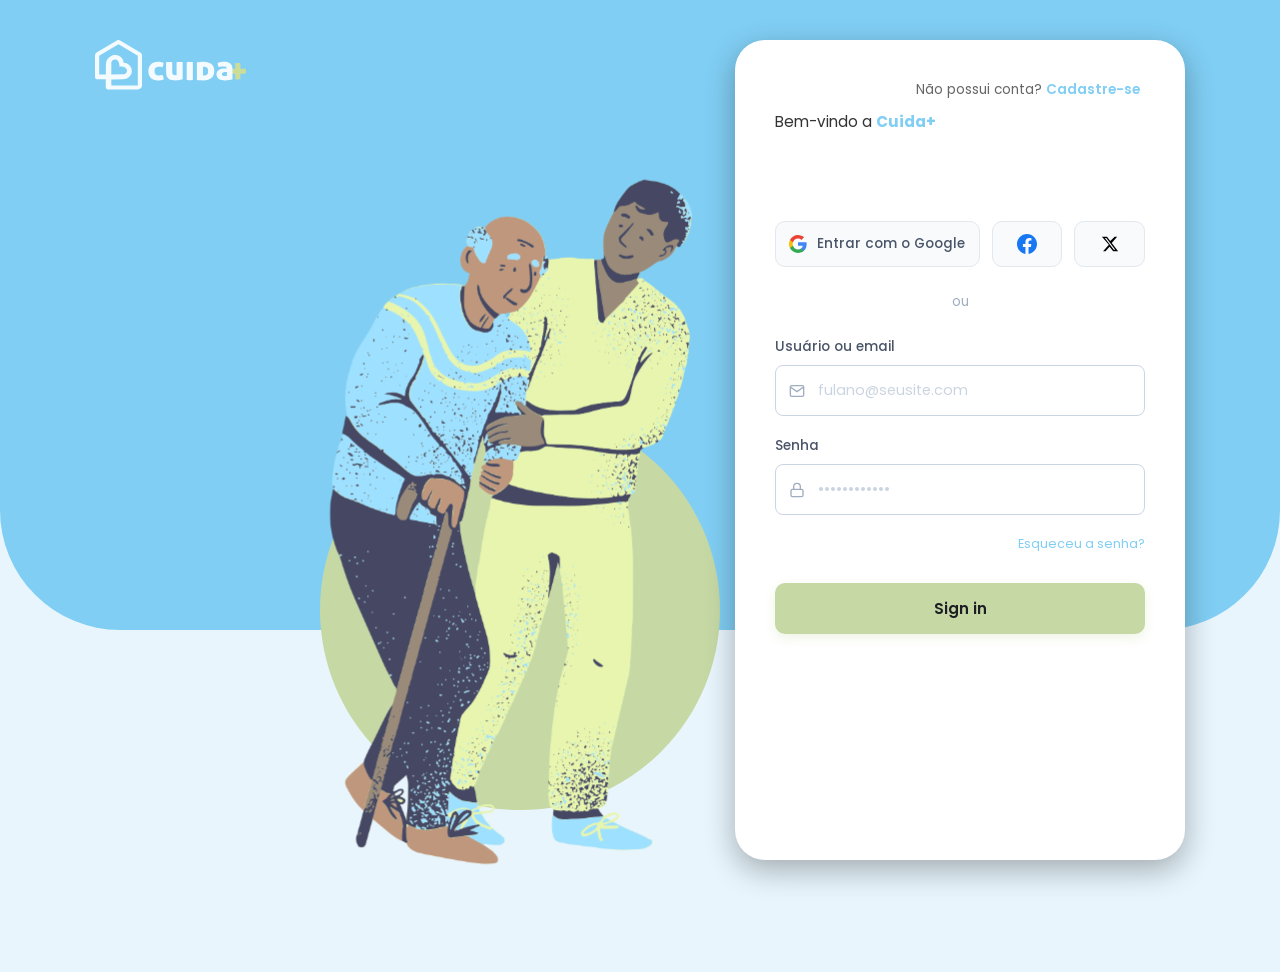
<file: index.html>
<!doctype html>
<html lang="pt-BR">
  <head>
    <meta charset="UTF-8" />
    <meta http-equiv="refresh" content="0; url=src/pages/login.html" />
    <title>Cuida+ | Redirecionamento</title>
  </head>
  <body></body>
</html>
</file>
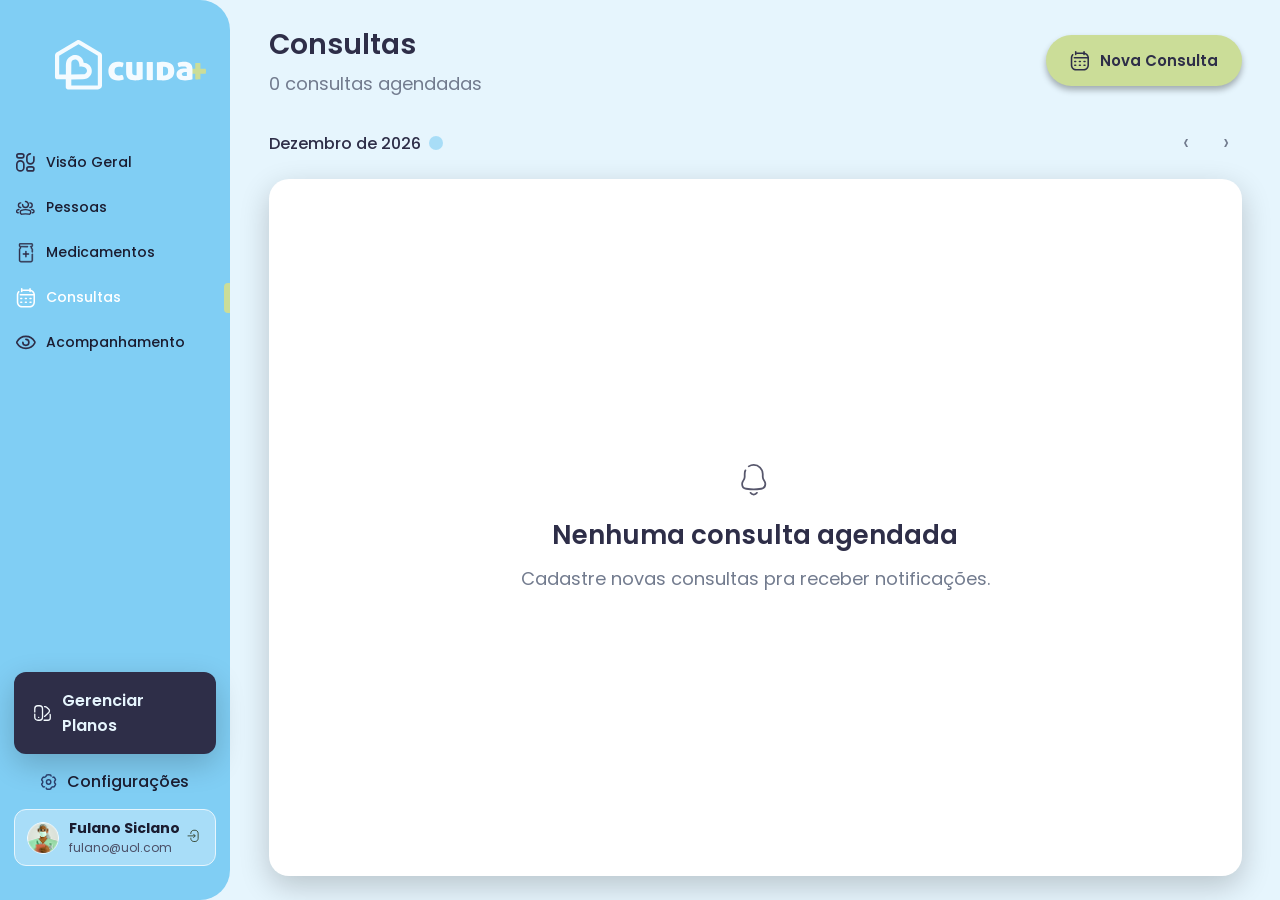
<file: consultas.html>
<!doctype html>
<html lang="pt-BR">
  <head>
    <meta charset="UTF-8" />
    <meta name="viewport" content="width=device-width, initial-scale=1.0" />
    <title>Cuida+ | Consultas</title>
    <link rel="stylesheet" href="style.css" />
    <link
      rel="shortcut icon"
      type="image/x-icon"
      href="assets/icons/logo-favicon.ico"
    />
  </head>
  <body class="painel">
    <header class="header-mobile">
        <img src="assets/icons/logo.svg" alt="Logo cuida+" class="logo-header" />
        <button class="btn-hamburguer" id="btnHamburguer" aria-label="Abrir menu">
          <span></span>
          <span></span>
          <span></span>
        </button>
      </header>

      <nav class="gaveta-mobile" id="gavetaMobile" aria-label="Menu principal">
        <div class="gaveta-topo">
          <img src="assets/icons/logo.svg" alt="Logo cuida+" class="logo-gaveta" />
          <button class="btn-fechar-gaveta" id="btnFecharGaveta" aria-label="Fechar menu">&times;</button>
        </div>

        <div class="menu-navegacao-gaveta">
          <ul>
            <li>
              <a href="visaogeral.html">
                <img src="assets/icons/visao-geral.svg" alt="Ícone Visão Geral" />
                <span>Visão Geral</span>
              </a>
            </li>
            <li>
              <a href="pessoas.html">
                <img src="assets/icons/pessoas.svg" alt="Ícone Pessoas" />
                <span>Pessoas</span>
              </a>
            </li>
            <li>
              <a href="medicamento.html">
                <img src="assets/icons/medicamentos.svg" alt="Ícone Medicamentos" />
                <span>Medicamentos</span>
              </a>
            </li>
            <li class="selecionado">
              <a href="consultas.html">
                <img src="assets/icons/consultas.svg" alt="Ícone Consultas" />
                <span>Consultas</span>
              </a>
            </li>
            <li>
              <a href="acompanhamentos.html">
                <img src="assets/icons/acompanhamento.svg" alt="Ícone Acompanhamento" />
                <span>Acompanhamento</span>
              </a>
            </li>
          </ul>
        </div>

        <div class="rodape-gaveta">
          <a href="#" class="botao-escuro gerenciarPlanos">
            <img src="assets/icons/gerenciar-planos.svg" alt="Ícone Gerenciar Planos" />
            <span>Gerenciar Planos</span>
          </a>
          <a href="#configuracoes" class="link-configuracoes">
            <img src="assets/icons/configuracoes.svg" alt="Ícone Configurações" />
            <span>Configurações</span>
          </a>
          <section class="perfil-usuario">
            <figure class="informacoes-usuario">
              <img src="assets/images/avatar.png" alt="Foto de perfil do usuário" class="perfil" />
              <figcaption class="detalhes-usuario">
                <span class="nome-usuario">Fulano Siclano</span>
                <span class="email-usuario">fulano@uol.com</span>
              </figcaption>
            </figure>
            <a href="login.html" class="botao-sair" title="Sair da conta">
              <button style="border: none; background: transparent">
                <img src="assets/icons/logout.svg" alt="Ícone Sair" class="sair" />
              </button>
            </a>
          </section>
        </div>
      </nav>

      <!-- OVERLAY -->
      <div class="overlay-gaveta" id="overlayGaveta"></div>

    <aside class="barra-lateral">
      <header class="logotipo">
        <img src="assets/icons/logo.svg" alt="Logotipo Cuida+" />
      </header>

      <nav class="menu-navegacao">
        <ul>
          <li>
            <a href="visaogeral.html">
              <img src="assets/icons/visao-geral.svg" alt="Ícone Visão Geral" />
              <span>Visão Geral</span>
            </a>
          </li>
          <li>
            <a href="pessoas.html">
              <img src="assets/icons/pessoas.svg" alt="Ícone Pessoas" />
              <span>Pessoas</span>
            </a>
          </li>
          <li>
            <a href="medicamento.html">
              <img
                src="assets/icons/medicamentos.svg"
                alt="Ícone Medicamentos"
              />
              <span>Medicamentos</span>
            </a>
          </li>
          <li class="selecionado">
            <a href="consultas.html">
              <img src="assets/icons/consultas.svg" alt="Ícone Consultas" />
              <span>Consultas</span>
            </a>
          </li>
          <li>
            <a href="acompanhamentos.html">
              <img
                src="assets/icons/acompanhamento.svg"
                alt="Ícone Acompanhamento"
              />
              <span>Acompanhamento</span>
            </a>
          </li>
        </ul>
      </nav>

      <section class="rodape-lateral">
        <a href="#" class="botao-escuro gerenciarPlanos">
          <img
            src="assets/icons/gerenciar-planos.svg"
            alt="Ícone Gerenciar Planos"
          />
          <span>Gerenciar Planos</span>
        </a>

        <a href="#configuracoes" class="link-configuracoes">
          <img src="assets/icons/configuracoes.svg" alt="Ícone Configurações" />
          <span>Configurações</span>
        </a>

        <section class="perfil-usuario">
          <figure class="informacoes-usuario">
            <img
              src="assets/images/avatar.png"
              alt="Foto de perfil do usuário"
              class="perfil"
            />
            <figcaption class="detalhes-usuario">
              <span class="nome-usuario">Fulano Siclano</span>
              <span class="email-usuario">fulano@uol.com</span>
            </figcaption>
          </figure>
          <a href="login.html" class="botao-sair" title="Sair da conta">
            <button style="border: none; background: transparent">
              <img
                src="assets/icons/logout.svg"
                alt="Ícone Sair"
                class="sair"
              />
            </button>
          </a>
        </section>
      </section>
    </aside>

    <main class="conteudo-principal">
      <header class="cabecalho-topo">
        <section class="titulos-cabecalho">
          <h1>Consultas</h1>
          <p id="contagem-consultas">0 consultas agendadas</p>
        </section>
        <button class="superior" id="btn-nova-consulta">
          <img src="assets/icons/consultas.svg" alt="Ícone Nova Consulta" />
          Nova Consulta
        </button>
      </header>

      <div class="barra-mes">
        <div class="seletor-mes">
          <span class="mes-atual" id="mes-atual"></span>
          <img
            src="assets/icons/bola-azul.svg"
            alt="Dropdown mês"
            class="icone-dropdown"
          />
        </div>
        <div class="navegacao-mes">
          <button
            class="btn-mes"
            id="btn-mes-anterior"
            aria-label="Mês anterior"
          >
            &#8249;
          </button>
          <button class="btn-mes" id="btn-mes-proximo" aria-label="Próximo mês">
            &#8250;
          </button>
        </div>
      </div>

      <section class="area-conteudo" id="area-conteudo">
        <!-- Preenchido via JavaScript -->
      </section>
    </main>

    <!-- Modal Nova Consulta -->
    <div class="modal-overlay" id="modal-nova-consulta">
      <div class="cartao cartao-consulta">
        <div class="form-header">
          <h1>Nova Consulta</h1>
          <button class="btn-fechar" id="btn-fechar-modal">X</button>
        </div>

        <div class="formulario formulario-consulta">
          <div class="inputs col-span-full">
            <label for="mc-especialidade">Especialidade</label>
            <input
              id="mc-especialidade"
              type="text"
              placeholder="Ex: Fisioterapia"
              autocomplete="off"
            />
          </div>

          <div class="inputs col-7">
            <label for="mc-profissional">Profissional Responsável</label>
            <input id="mc-profissional" type="text" placeholder="" />
          </div>

          <div class="inputs col-5">
            <label for="mc-hospital">Hospital / Clínica</label>
            <input id="mc-hospital" type="text" placeholder="" />
          </div>

          <div class="inputs col-7">
            <label for="mc-endereco">Endereço</label>
            <input id="mc-endereco" type="text" placeholder="" />
          </div>

          <div class="inputs col-5">
            <label for="mc-cep">CEP</label>
            <input id="mc-cep" type="text" placeholder="" maxlength="9" />
          </div>

          <!-- Calendário + Horário -->
          <div class="col-span-full consulta-datetime">
            <div class="consulta-calendario-wrap">
              <label>Selecione a data</label>
              <div id="mc-calendario" class="calendario-inline"></div>
            </div>

            <div class="consulta-horario-wrap">
              <label>Selecione o horário</label>
              <div class="seletor-horario-drum">
                <div class="drum-col" id="drum-hora"></div>
                <div class="drum-col" id="drum-min"></div>
                <div class="drum-col" id="drum-periodo"></div>
              </div>

              <div class="consulta-toggles">
                <label class="toggle-label">
                  <div class="toggle-switch">
                    <input type="checkbox" id="mc-recorrente" />
                    <span class="toggle-slider"></span>
                  </div>
                  Recorrentes
                </label>
                <label class="toggle-label">
                  <div class="toggle-switch">
                    <input type="checkbox" id="mc-exame" />
                    <span class="toggle-slider"></span>
                  </div>
                  Exames
                </label>
              </div>
            </div>
          </div>

          <div class="inputs col-span-full">
            <label for="mc-obs">Observações</label>
            <input id="mc-obs" type="text" placeholder="Ex: Dores na lombar" />
          </div>
        </div>

        <div class="form-footer">
          <button class="btn-confirmar" id="btn-confirmar-consulta">
            Confirmar
          </button>
        </div>
      </div>
    </div>

    <script src="consultas.js"></script>
  </body>
</html>
</file>
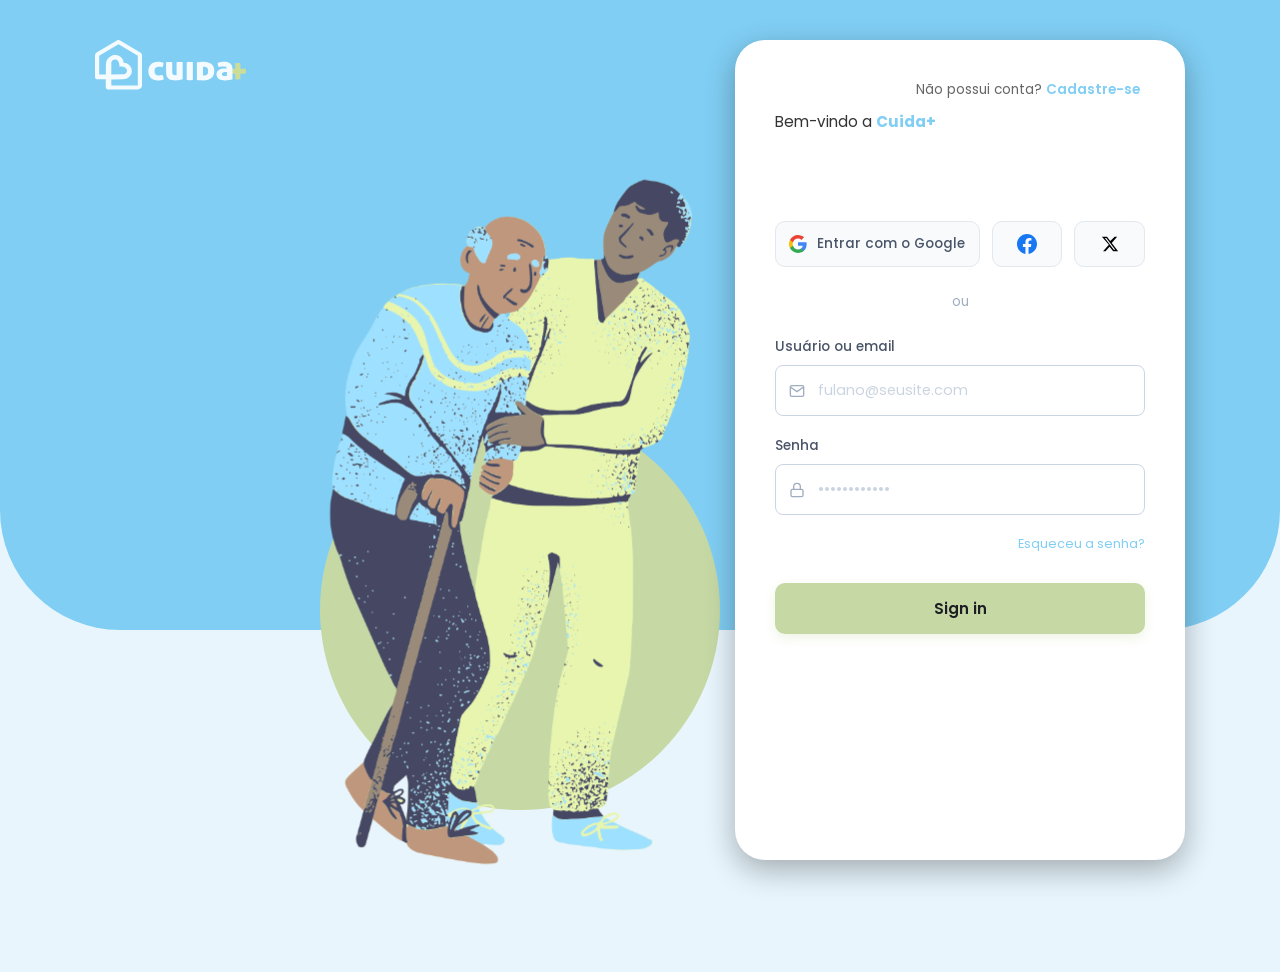
<file: login.html>
<!doctype html>
<html lang="en">
  <head>
    <meta charset="UTF-8" />
    <meta name="viewport" content="width=device-width, initial-scale=1.0" />
    <title>Cuida+ | Login</title>
    <link rel="stylesheet" href="style.css" />
    <link
      rel="shortcut icon"
      type="image/x-icon"
      href="assets/icons/logo-favicon.ico"
    />
  </head>
  <body class="grid-login">
    <div class="fundo-azul-onda"></div>
    <!-- ── LADO ESQUERDO ── -->
    <div class="lado-ilustracao">
      <header class="logotipo">
        <img src="assets/icons/logo.svg" alt="Logotipo Cuida+" />
      </header>

      <div class="bolha"></div>
      <img
        src="assets/icons/imgLogin.svg"
        alt="Cuidador ajudando idoso"
        class="ilustracao-pessoas"
      />
    </div>

    <!-- ── LADO DIREITO ── -->
    <div class="lado-formulario" style="position: relative">
      <p class="link-cadastro-topo">
        Não possui conta? <a href="cadastro.html">Cadastre-se</a>
      </p>

      <p class="login-bemvindo">
        Bem-vindo a <strong style="color: #80cef4">Cuida+</strong>
      </p>
      <h1 class="login-titulo">Login</h1>

      <!-- Botões sociais -->
      <div class="botoes-sociais">
        <a href="#" class="btn-social">
          <svg width="18" height="18" viewBox="0 0 18 18">
            <path
              d="M17.64 9.2c0-.637-.057-1.251-.164-1.84H9v3.481h4.844c-.209 1.125-.843 2.078-1.796 2.717v2.258h2.908c1.702-1.567 2.684-3.875 2.684-6.615z"
              fill="#4285F4"
            />
            <path
              d="M9 18c2.43 0 4.467-.806 5.956-2.184l-2.908-2.258c-.806.54-1.837.86-3.048.86-2.344 0-4.328-1.584-5.036-3.711H.957v2.332C2.438 15.983 5.482 18 9 18z"
              fill="#34A853"
            />
            <path
              d="M3.964 10.707c-.18-.54-.282-1.117-.282-1.707s.102-1.167.282-1.707V4.961H.957C.347 6.175 0 7.55 0 9s.348 2.825.957 4.039l3.007-2.332z"
              fill="#FBBC05"
            />
            <path
              d="M9 3.58c1.321 0 2.508.454 3.44 1.345l2.582-2.58C13.463.891 11.426 0 9 0 5.482 0 2.438 2.017.957 4.961L3.964 7.293C4.672 5.163 6.656 3.58 9 3.58z"
              fill="#EA4335"
            />
          </svg>
          Entrar com o Google
        </a>
        <a href="#" class="btn-social-icone" title="Entrar com Facebook">
          <svg width="20" height="20" viewBox="0 0 24 24" fill="#1877F2">
            <path
              d="M24 12.073C24 5.405 18.627 0 12 0S0 5.405 0 12.073C0 18.1 4.388 23.094 10.125 24v-8.437H7.078v-3.49h3.047V9.413c0-3.007 1.792-4.669 4.533-4.669 1.312 0 2.686.234 2.686.234v2.953h-1.514c-1.491 0-1.956.925-1.956 1.874v2.25h3.328l-.532 3.49h-2.796V24C19.612 23.094 24 18.1 24 12.073z"
            />
          </svg>
        </a>
        <a href="#" class="btn-social-icone" title="Entrar com X">
          <svg width="18" height="18" viewBox="0 0 24 24" fill="#000">
            <path
              d="M18.244 2.25h3.308l-7.227 8.26 8.502 11.24H16.17l-4.714-6.231-5.401 6.231H2.744l7.73-8.835L1.254 2.25H8.08l4.253 5.622zm-1.161 17.52h1.833L7.084 4.126H5.117z"
            />
          </svg>
        </a>
      </div>

      <div class="divisor">ou</div>
      <div class="msg-erro" id="msgErro">E-mail ou senha incorretos.</div>

      <!-- Campos -->
      <div class="campo-grupo">
        <label for="emailInput">Usuário ou email</label>
        <div class="campo-wrapper">
          <span class="campo-icone">
            <svg
              width="16"
              height="16"
              fill="none"
              viewBox="0 0 24 24"
              stroke="currentColor"
              stroke-width="2"
            >
              <path
                d="M20 4H4a2 2 0 00-2 2v12a2 2 0 002 2h16a2 2 0 002-2V6a2 2 0 00-2-2z"
              />
              <polyline points="22,6 12,13 2,6" />
            </svg>
          </span>
          <input
            type="email"
            id="emailInput"
            placeholder="fulano@seusite.com"
            autocomplete="email"
          />
        </div>
      </div>

      <div class="campo-grupo">
        <label for="senhaInput">Senha</label>
        <div class="campo-wrapper">
          <span class="campo-icone">
            <svg
              width="16"
              height="16"
              fill="none"
              viewBox="0 0 24 24"
              stroke="currentColor"
              stroke-width="2"
            >
              <rect x="3" y="11" width="18" height="11" rx="2" ry="2" />
              <path d="M7 11V7a5 5 0 0110 0v4" />
            </svg>
          </span>
          <input
            type="password"
            id="senhaInput"
            placeholder="••••••••••••"
            autocomplete="current-password"
          />
        </div>
      </div>

      <a href="#" class="link-esqueceu">Esqueceu a senha?</a>
      <button
        class="btn-entrar"
        id="btnEntrar"
        type="button"
        style="width: 100%"
      >
        Sign in
      </button>

      <p class="link-cadastro-rodape">
        Não possui conta? <a href="cadastro.html">Cadastre-se</a>
      </p>
    </div>

    <script src="login.js"></script>
  </body>
</html>
</file>
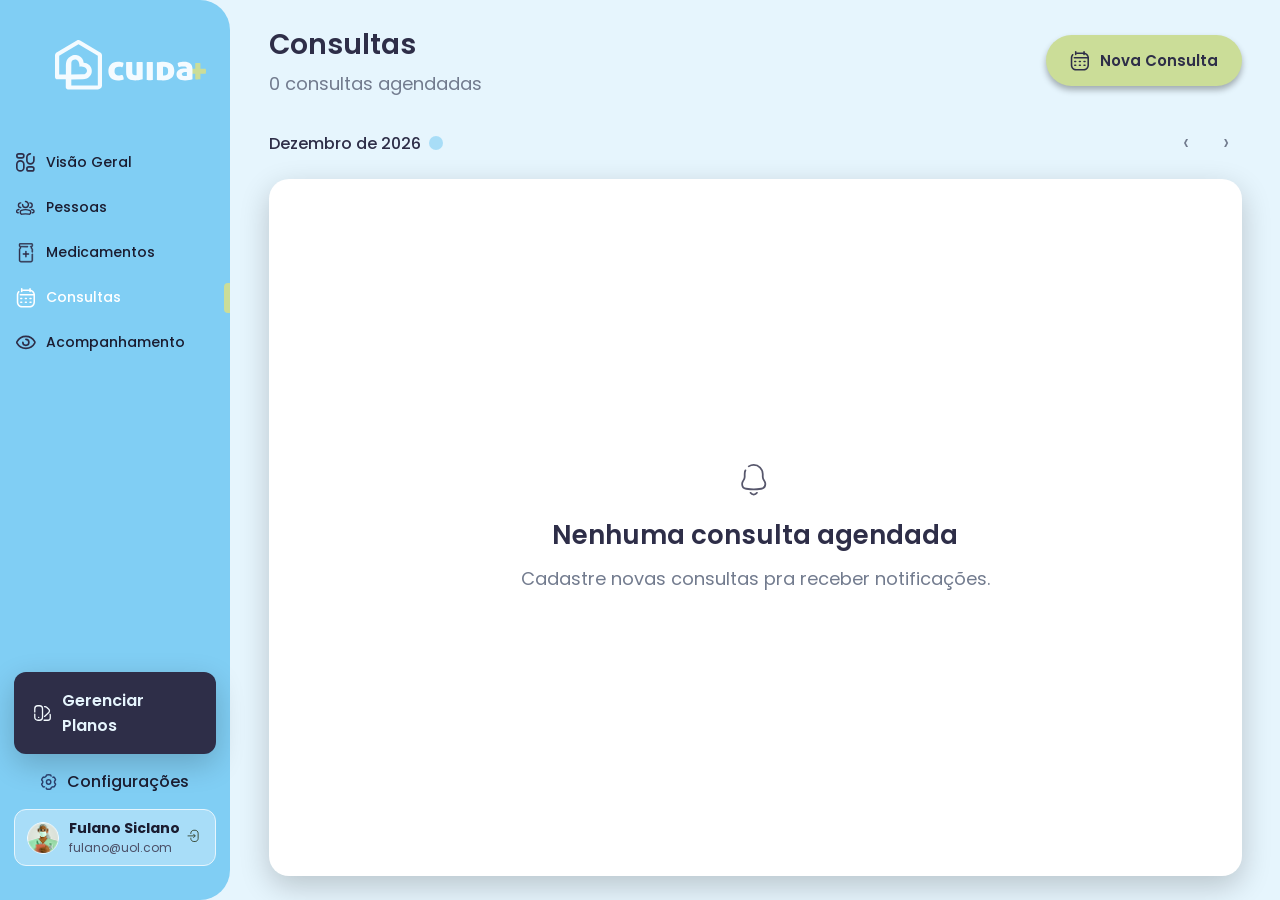
<file: src/pages/consultas.html>
<!doctype html>
<html lang="pt-BR">
  <head>
    <meta charset="UTF-8" />
    <meta name="viewport" content="width=device-width, initial-scale=1.0" />
    <title>Cuida+ | Consultas</title>
    <link rel="stylesheet" href="../styles/style.css" />
    <link
      rel="shortcut icon"
      type="image/x-icon"
      href="../assets/icons/logo-favicon.ico"
    />
  </head>
  <body class="painel">
    <header class="header-mobile">
        <img src="../assets/icons/logo.svg" alt="Logo cuida+" class="logo-header" />
        <button class="btn-hamburguer" id="btnHamburguer" aria-label="Abrir menu">
          <span></span>
          <span></span>
          <span></span>
        </button>
      </header>

      <nav class="gaveta-mobile" id="gavetaMobile" aria-label="Menu principal">
        <div class="gaveta-topo">
          <img src="../assets/icons/logo.svg" alt="Logo cuida+" class="logo-gaveta" />
          <button class="btn-fechar-gaveta" id="btnFecharGaveta" aria-label="Fechar menu">&times;</button>
        </div>

        <div class="menu-navegacao-gaveta">
          <ul>
            <li>
              <a href="visaogeral.html">
                <img src="../assets/icons/visao-geral.svg" alt="Ícone Visão Geral" />
                <span>Visão Geral</span>
              </a>
            </li>
            <li>
              <a href="pessoas.html">
                <img src="../assets/icons/pessoas.svg" alt="Ícone Pessoas" />
                <span>Pessoas</span>
              </a>
            </li>
            <li>
              <a href="medicamento.html">
                <img src="../assets/icons/medicamentos.svg" alt="Ícone Medicamentos" />
                <span>Medicamentos</span>
              </a>
            </li>
            <li class="selecionado">
              <a href="consultas.html">
                <img src="../assets/icons/consultas.svg" alt="Ícone Consultas" />
                <span>Consultas</span>
              </a>
            </li>
            <li>
              <a href="acompanhamentos.html">
                <img src="../assets/icons/acompanhamento.svg" alt="Ícone Acompanhamento" />
                <span>Acompanhamento</span>
              </a>
            </li>
          </ul>
        </div>

        <div class="rodape-gaveta">
          <a href="#" class="botao-escuro gerenciarPlanos">
            <img src="../assets/icons/gerenciar-planos.svg" alt="Ícone Gerenciar Planos" />
            <span>Gerenciar Planos</span>
          </a>
          <a href="#configuracoes" class="link-configuracoes">
            <img src="../assets/icons/configuracoes.svg" alt="Ícone Configurações" />
            <span>Configurações</span>
          </a>
          <section class="perfil-usuario">
            <figure class="informacoes-usuario">
              <img src="../assets/images/avatar.png" alt="Foto de perfil do usuário" class="perfil" />
              <figcaption class="detalhes-usuario">
                <span class="nome-usuario">Fulano Siclano</span>
                <span class="email-usuario">fulano@uol.com</span>
              </figcaption>
            </figure>
            <a href="login.html" class="botao-sair" title="Sair da conta">
              <button style="border: none; background: transparent">
                <img src="../assets/icons/logout.svg" alt="Ícone Sair" class="sair" />
              </button>
            </a>
          </section>
        </div>
      </nav>

      <!-- OVERLAY -->
      <div class="overlay-gaveta" id="overlayGaveta"></div>

    <aside class="barra-lateral">
      <header class="logotipo">
        <img src="../assets/icons/logo.svg" alt="Logotipo Cuida+" />
      </header>

      <nav class="menu-navegacao">
        <ul>
          <li>
            <a href="visaogeral.html">
              <img src="../assets/icons/visao-geral.svg" alt="Ícone Visão Geral" />
              <span>Visão Geral</span>
            </a>
          </li>
          <li>
            <a href="pessoas.html">
              <img src="../assets/icons/pessoas.svg" alt="Ícone Pessoas" />
              <span>Pessoas</span>
            </a>
          </li>
          <li>
            <a href="medicamento.html">
              <img
                src="../assets/icons/medicamentos.svg"
                alt="Ícone Medicamentos"
              />
              <span>Medicamentos</span>
            </a>
          </li>
          <li class="selecionado">
            <a href="consultas.html">
              <img src="../assets/icons/consultas.svg" alt="Ícone Consultas" />
              <span>Consultas</span>
            </a>
          </li>
          <li>
            <a href="acompanhamentos.html">
              <img
                src="../assets/icons/acompanhamento.svg"
                alt="Ícone Acompanhamento"
              />
              <span>Acompanhamento</span>
            </a>
          </li>
        </ul>
      </nav>

      <section class="rodape-lateral">
        <a href="#" class="botao-escuro gerenciarPlanos">
          <img
            src="../assets/icons/gerenciar-planos.svg"
            alt="Ícone Gerenciar Planos"
          />
          <span>Gerenciar Planos</span>
        </a>

        <a href="#configuracoes" class="link-configuracoes">
          <img src="../assets/icons/configuracoes.svg" alt="Ícone Configurações" />
          <span>Configurações</span>
        </a>

        <section class="perfil-usuario">
          <figure class="informacoes-usuario">
            <img
              src="../assets/images/avatar.png"
              alt="Foto de perfil do usuário"
              class="perfil"
            />
            <figcaption class="detalhes-usuario">
              <span class="nome-usuario">Fulano Siclano</span>
              <span class="email-usuario">fulano@uol.com</span>
            </figcaption>
          </figure>
          <a href="login.html" class="botao-sair" title="Sair da conta">
            <button style="border: none; background: transparent">
              <img
                src="../assets/icons/logout.svg"
                alt="Ícone Sair"
                class="sair"
              />
            </button>
          </a>
        </section>
      </section>
    </aside>

    <main class="conteudo-principal">
      <header class="cabecalho-topo">
        <section class="titulos-cabecalho">
          <h1>Consultas</h1>
          <p id="contagem-consultas">0 consultas agendadas</p>
        </section>
        <button class="superior" id="btn-nova-consulta">
          <img src="../assets/icons/consultas.svg" alt="Ícone Nova Consulta" />
          Nova Consulta
        </button>
      </header>

      <div class="barra-mes">
        <div class="seletor-mes">
          <span class="mes-atual" id="mes-atual"></span>
          <img
            src="../assets/icons/bola-azul.svg"
            alt="Dropdown mês"
            class="icone-dropdown"
          />
        </div>
        <div class="navegacao-mes">
          <button
            class="btn-mes"
            id="btn-mes-anterior"
            aria-label="Mês anterior"
          >
            &#8249;
          </button>
          <button class="btn-mes" id="btn-mes-proximo" aria-label="Próximo mês">
            &#8250;
          </button>
        </div>
      </div>

      <section class="area-conteudo" id="area-conteudo">
        <!-- Preenchido via JavaScript -->
      </section>
    </main>

    <!-- Modal Nova Consulta -->
    <div class="modal-overlay" id="modal-nova-consulta">
      <div class="cartao cartao-consulta">
        <div class="form-header">
          <h1>Nova Consulta</h1>
          <button class="btn-fechar" id="btn-fechar-modal">X</button>
        </div>

        <div class="formulario formulario-consulta">
          <div class="inputs col-span-full">
            <label for="mc-especialidade">Especialidade</label>
            <input
              id="mc-especialidade"
              type="text"
              placeholder="Ex: Fisioterapia"
              autocomplete="off"
            />
          </div>

          <div class="inputs col-7">
            <label for="mc-profissional">Profissional Responsável</label>
            <input id="mc-profissional" type="text" placeholder="" />
          </div>

          <div class="inputs col-5">
            <label for="mc-hospital">Hospital / Clínica</label>
            <input id="mc-hospital" type="text" placeholder="" />
          </div>

          <div class="inputs col-7">
            <label for="mc-endereco">Endereço</label>
            <input id="mc-endereco" type="text" placeholder="" />
          </div>

          <div class="inputs col-5">
            <label for="mc-cep">CEP</label>
            <input id="mc-cep" type="text" placeholder="" maxlength="9" />
          </div>

          <!-- Calendário + Horário -->
          <div class="col-span-full consulta-datetime">
            <div class="consulta-calendario-wrap">
              <label>Selecione a data</label>
              <div id="mc-calendario" class="calendario-inline"></div>
            </div>

            <div class="consulta-horario-wrap">
              <label>Selecione o horário</label>
              <div class="seletor-horario-drum">
                <div class="drum-col" id="drum-hora"></div>
                <div class="drum-col" id="drum-min"></div>
                <div class="drum-col" id="drum-periodo"></div>
              </div>

              <div class="consulta-toggles">
                <label class="toggle-label">
                  <div class="toggle-switch">
                    <input type="checkbox" id="mc-recorrente" />
                    <span class="toggle-slider"></span>
                  </div>
                  Recorrentes
                </label>
                <label class="toggle-label">
                  <div class="toggle-switch">
                    <input type="checkbox" id="mc-exame" />
                    <span class="toggle-slider"></span>
                  </div>
                  Exames
                </label>
              </div>
            </div>
          </div>

          <div class="inputs col-span-full">
            <label for="mc-obs">Observações</label>
            <input id="mc-obs" type="text" placeholder="Ex: Dores na lombar" />
          </div>
        </div>

        <div class="form-footer">
          <button class="btn-confirmar" id="btn-confirmar-consulta">
            Confirmar
          </button>
        </div>
      </div>
    </div>

    <script src="../scripts/consultas.js"></script>
  </body>
</html>
</file>
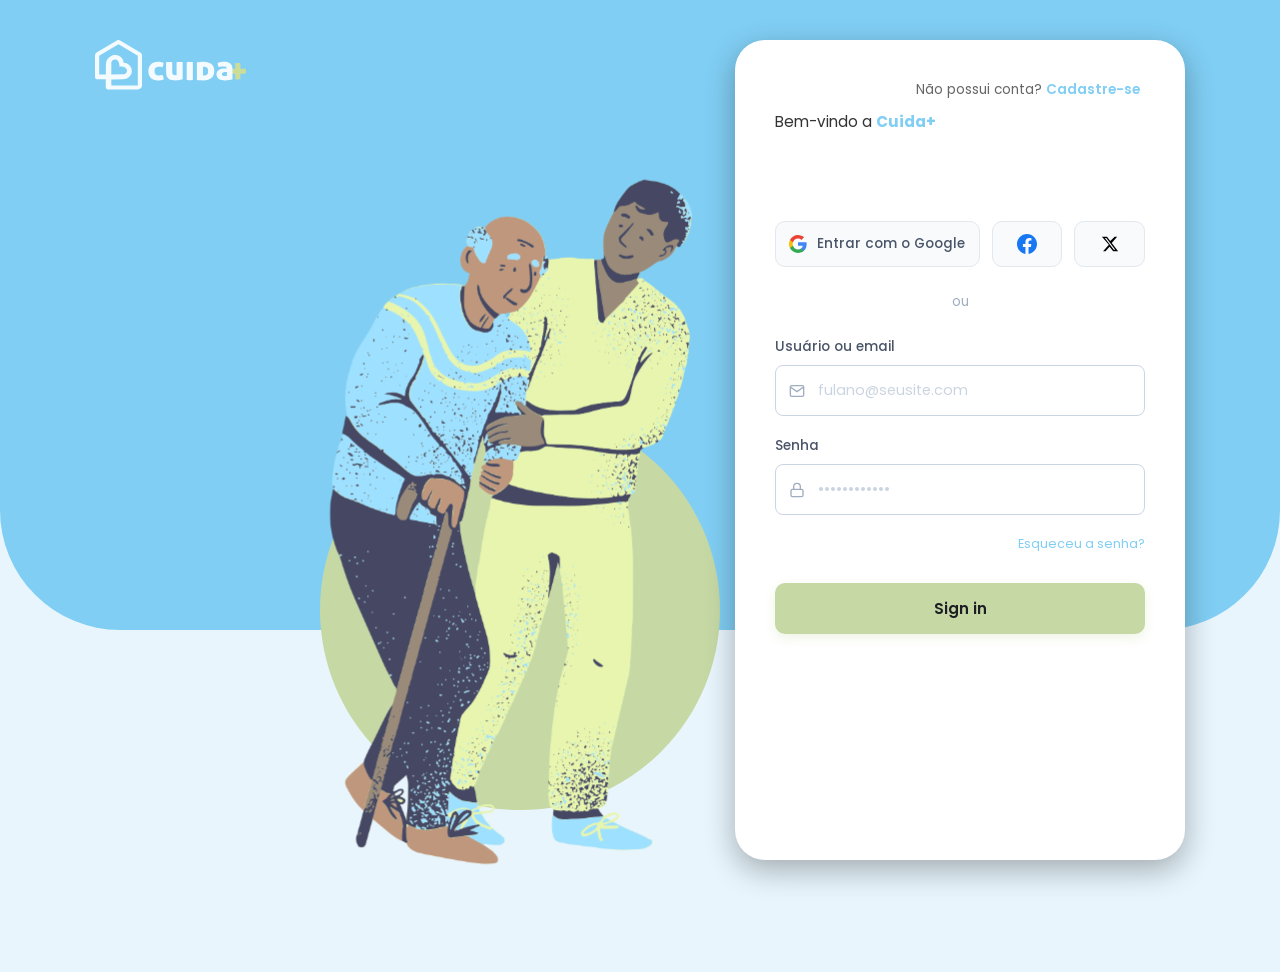
<file: src/pages/login.html>
<!doctype html>
<html lang="en">
  <head>
    <meta charset="UTF-8" />
    <meta name="viewport" content="width=device-width, initial-scale=1.0" />
    <title>Cuida+ | Login</title>
    <link rel="stylesheet" href="../styles/style.css" />
    <link
      rel="shortcut icon"
      type="image/x-icon"
      href="../assets/icons/logo-favicon.ico"
    />
  </head>
  <body class="grid-login">
    <div class="fundo-azul-onda"></div>
    <!-- ── LADO ESQUERDO ── -->
    <div class="lado-ilustracao">
      <header class="logotipo">
        <img src="../assets/icons/logo.svg" alt="Logotipo Cuida+" />
      </header>

      <div class="bolha"></div>
      <img
        src="../assets/icons/imgLogin.svg"
        alt="Cuidador ajudando idoso"
        class="ilustracao-pessoas"
      />
    </div>

    <!-- ── LADO DIREITO ── -->
    <div class="lado-formulario" style="position: relative">
      <p class="link-cadastro-topo">
        Não possui conta? <a href="cadastro.html">Cadastre-se</a>
      </p>

      <p class="login-bemvindo">
        Bem-vindo a <strong style="color: #80cef4">Cuida+</strong>
      </p>
      <h1 class="login-titulo">Login</h1>

      <!-- Botões sociais -->
      <div class="botoes-sociais">
        <a href="#" class="btn-social">
          <svg width="18" height="18" viewBox="0 0 18 18">
            <path
              d="M17.64 9.2c0-.637-.057-1.251-.164-1.84H9v3.481h4.844c-.209 1.125-.843 2.078-1.796 2.717v2.258h2.908c1.702-1.567 2.684-3.875 2.684-6.615z"
              fill="#4285F4"
            />
            <path
              d="M9 18c2.43 0 4.467-.806 5.956-2.184l-2.908-2.258c-.806.54-1.837.86-3.048.86-2.344 0-4.328-1.584-5.036-3.711H.957v2.332C2.438 15.983 5.482 18 9 18z"
              fill="#34A853"
            />
            <path
              d="M3.964 10.707c-.18-.54-.282-1.117-.282-1.707s.102-1.167.282-1.707V4.961H.957C.347 6.175 0 7.55 0 9s.348 2.825.957 4.039l3.007-2.332z"
              fill="#FBBC05"
            />
            <path
              d="M9 3.58c1.321 0 2.508.454 3.44 1.345l2.582-2.58C13.463.891 11.426 0 9 0 5.482 0 2.438 2.017.957 4.961L3.964 7.293C4.672 5.163 6.656 3.58 9 3.58z"
              fill="#EA4335"
            />
          </svg>
          Entrar com o Google
        </a>
        <a href="#" class="btn-social-icone" title="Entrar com Facebook">
          <svg width="20" height="20" viewBox="0 0 24 24" fill="#1877F2">
            <path
              d="M24 12.073C24 5.405 18.627 0 12 0S0 5.405 0 12.073C0 18.1 4.388 23.094 10.125 24v-8.437H7.078v-3.49h3.047V9.413c0-3.007 1.792-4.669 4.533-4.669 1.312 0 2.686.234 2.686.234v2.953h-1.514c-1.491 0-1.956.925-1.956 1.874v2.25h3.328l-.532 3.49h-2.796V24C19.612 23.094 24 18.1 24 12.073z"
            />
          </svg>
        </a>
        <a href="#" class="btn-social-icone" title="Entrar com X">
          <svg width="18" height="18" viewBox="0 0 24 24" fill="#000">
            <path
              d="M18.244 2.25h3.308l-7.227 8.26 8.502 11.24H16.17l-4.714-6.231-5.401 6.231H2.744l7.73-8.835L1.254 2.25H8.08l4.253 5.622zm-1.161 17.52h1.833L7.084 4.126H5.117z"
            />
          </svg>
        </a>
      </div>

      <div class="divisor">ou</div>
      <div class="msg-erro" id="msgErro">E-mail ou senha incorretos.</div>

      <!-- Campos -->
      <div class="campo-grupo">
        <label for="emailInput">Usuário ou email</label>
        <div class="campo-wrapper">
          <span class="campo-icone">
            <svg
              width="16"
              height="16"
              fill="none"
              viewBox="0 0 24 24"
              stroke="currentColor"
              stroke-width="2"
            >
              <path
                d="M20 4H4a2 2 0 00-2 2v12a2 2 0 002 2h16a2 2 0 002-2V6a2 2 0 00-2-2z"
              />
              <polyline points="22,6 12,13 2,6" />
            </svg>
          </span>
          <input
            type="email"
            id="emailInput"
            placeholder="fulano@seusite.com"
            autocomplete="email"
          />
        </div>
      </div>

      <div class="campo-grupo">
        <label for="senhaInput">Senha</label>
        <div class="campo-wrapper">
          <span class="campo-icone">
            <svg
              width="16"
              height="16"
              fill="none"
              viewBox="0 0 24 24"
              stroke="currentColor"
              stroke-width="2"
            >
              <rect x="3" y="11" width="18" height="11" rx="2" ry="2" />
              <path d="M7 11V7a5 5 0 0110 0v4" />
            </svg>
          </span>
          <input
            type="password"
            id="senhaInput"
            placeholder="••••••••••••"
            autocomplete="current-password"
          />
        </div>
      </div>

      <a href="#" class="link-esqueceu">Esqueceu a senha?</a>
      <button
        class="btn-entrar"
        id="btnEntrar"
        type="button"
        style="width: 100%"
      >
        Sign in
      </button>

      <p class="link-cadastro-rodape">
        Não possui conta? <a href="cadastro.html">Cadastre-se</a>
      </p>
    </div>

    <script src="../scripts/login.js"></script>
  </body>
</html>
</file>
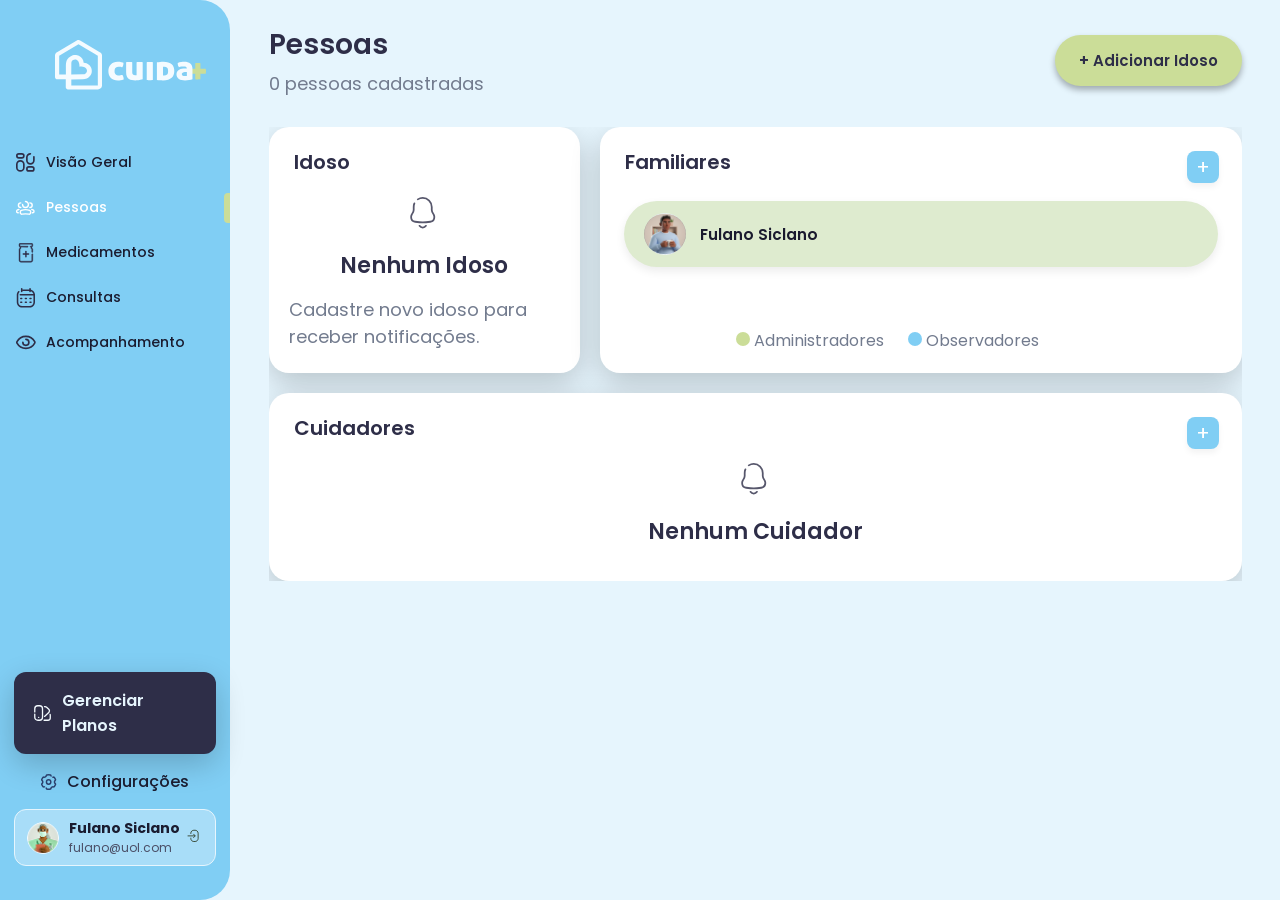
<file: src/pages/pessoas.html>
<!doctype html>
<html lang="pt-BR">

<head>
    <meta charset="UTF-8" />
    <meta name="viewport" content="width=device-width, initial-scale=1.0" />
    <title>Cuida+ | Pessoas</title>
    <link rel="stylesheet" href="../styles/style.css" />
    <link rel="shortcut icon" type="image/x-icon" href="../assets/icons/logo-favicon.ico" />
</head>

<body class="painel">
    <header class="header-mobile">
        <img src="../assets/icons/logo.svg" alt="Logo cuida+" class="logo-header" />
        <button class="btn-hamburguer" id="btnHamburguer" aria-label="Abrir menu">
          <span></span>
          <span></span>
          <span></span>
        </button>
      </header>

      <nav class="gaveta-mobile" id="gavetaMobile" aria-label="Menu principal">
        <div class="gaveta-topo">
          <img src="../assets/icons/logo.svg" alt="Logo cuida+" class="logo-gaveta" />
          <button class="btn-fechar-gaveta" id="btnFecharGaveta" aria-label="Fechar menu">&times;</button>
        </div>

        <div class="menu-navegacao-gaveta">
          <ul>
            <li>
              <a href="visaogeral.html">
                <img src="../assets/icons/visao-geral.svg" alt="Ícone Visão Geral" />
                <span>Visão Geral</span>
              </a>
            </li>
            <li class="selecionado">
              <a href="pessoas.html">
                <img src="../assets/icons/pessoas.svg" alt="Ícone Pessoas" />
                <span>Pessoas</span>
              </a>
            </li>
            <li>
              <a href="medicamento.html">
                <img src="../assets/icons/medicamentos.svg" alt="Ícone Medicamentos" />
                <span>Medicamentos</span>
              </a>
            </li>
            <li>
              <a href="consultas.html">
                <img src="../assets/icons/consultas.svg" alt="Ícone Consultas" />
                <span>Consultas</span>
              </a>
            </li>
            <li>
              <a href="acompanhamentos.html">
                <img src="../assets/icons/acompanhamento.svg" alt="Ícone Acompanhamento" />
                <span>Acompanhamento</span>
              </a>
            </li>
          </ul>
        </div>

        <div class="rodape-gaveta">
          <a href="#" class="botao-escuro gerenciarPlanos">
            <img src="../assets/icons/gerenciar-planos.svg" alt="Ícone Gerenciar Planos" />
            <span>Gerenciar Planos</span>
          </a>
          <a href="#configuracoes" class="link-configuracoes">
            <img src="../assets/icons/configuracoes.svg" alt="Ícone Configurações" />
            <span>Configurações</span>
          </a>
          <section class="perfil-usuario">
            <figure class="informacoes-usuario">
              <img src="../assets/images/avatar.png" alt="Foto de perfil do usuário" class="perfil" />
              <figcaption class="detalhes-usuario">
                <span class="nome-usuario">Fulano Siclano</span>
                <span class="email-usuario">fulano@uol.com</span>
              </figcaption>
            </figure>
            <a href="login.html" class="botao-sair" title="Sair da conta">
              <button style="border: none; background: transparent">
                <img src="../assets/icons/logout.svg" alt="Ícone Sair" class="sair" />
              </button>
            </a>
          </section>
        </div>
      </nav>

      <!-- OVERLAY -->
      <div class="overlay-gaveta" id="overlayGaveta"></div>

    <aside class="barra-lateral">
        <header class="logotipo">
            <img src="../assets/icons/logo.svg" alt="Logotipo Cuida+" />
        </header>

        <nav class="menu-navegacao">
            <ul>
                <li>
                    <a href="visaogeral.html">
                        <img src="../assets/icons/visao-geral.svg" alt="Ícone Visão Geral" />
                        <span>Visão Geral</span>
                    </a>
                </li>
                <li class="selecionado">
                    <a href="pessoas.html">
                        <img src="../assets/icons/pessoas.svg" alt="Ícone Pessoas" />
                        <span>Pessoas</span>
                    </a>
                </li>
                <li>
                    <a href="medicamento.html">
                        <img src="../assets/icons/medicamentos.svg" alt="Ícone Medicamentos" />
                        <span>Medicamentos</span>
                    </a>
                </li>
                <li>
                    <a href="consultas.html">
                        <img src="../assets/icons/consultas.svg" alt="Ícone Consultas" />
                        <span>Consultas</span>
                    </a>
                </li>
                <li>
                    <a href="acompanhamentos.html">
                        <img src="../assets/icons/acompanhamento.svg" alt="Ícone Acompanhamento" />
                        <span>Acompanhamento</span>
                    </a>
                </li>
            </ul>
        </nav>

        <section class="rodape-lateral">
            <a href="#" class="botao-escuro gerenciarPlanos">
                <img src="../assets/icons/gerenciar-planos.svg" alt="Ícone Gerenciar Planos" />
                <span>Gerenciar Planos</span>
            </a>

            <a href="#configuracoes" class="link-configuracoes">
                <img src="../assets/icons/configuracoes.svg" alt="Ícone Configurações" />
                <span>Configurações</span>
            </a>

            <section class="perfil-usuario">
                <figure class="informacoes-usuario">
                    <img src="../assets/images/avatar.png" alt="Foto de perfil do usuário" class="perfil" />
                    <figcaption class="detalhes-usuario">
                        <span class="nome-usuario">Fulano Siclano</span>
                        <span class="email-usuario">fulano@uol.com</span>
                    </figcaption>
                </figure>
                <a href="login.html" class="botao-sair" title="Sair da conta">
                    <button style="border: none; background: transparent">
                        <img src="../assets/icons/logout.svg" alt="Ícone Sair" class="sair" />
                    </button>
                </a>
            </section>
        </section>
    </aside>

    <main class="conteudo-principal">
        <header class="cabecalho-topo">
            <section class="titulos-cabecalho">
                <h1>Pessoas</h1>
                <p>0 pessoas cadastradas</p>
            </section>
            <button type="button" id="abrir-modal-idoso" class="superior">
                + Adicionar Idoso
            </button>
        </header>

        <aside id="modal-container-idoso" class="modal-overlay">
            <!-- Fundo escuro ao abrir -->

            <section class="cartao">
                <!-- Cartao popup -->
                <header class="form-header">
                    <h1>Novo Idoso</h1>
                    <button type="button" id="fechar-modal-idoso" class="btn-fechar">
                        &times;
                    </button>
                </header>

                <form class="formulario">
                    <p class="inputs col-span-full">
                        <label for="nome">Nome</label>
                        <input type="text" id="nome" name="nome" placeholder="Maria Lúcia" required />
                    </p>

                    <p class="inputs col-4">
                        <label for="nascimento">Nascimento</label>
                        <input type="date" id="nascimento" name="nascimento" />
                    </p>

                    <p class="inputs col-4">
                        <label for="sangue">Tipo Sanguíneo</label>
                        <input type="text" id="sangue" name="sangue" placeholder="O+" />
                    </p>

                    <p class="inputs col-2">
                        <label for="altura">Altura</label>
                        <input type="number" id="altura" name="altura" placeholder="163" min="0" step="1" />
                    </p>

                    <p class="inputs col-2">
                        <label for="peso">Peso</label>
                        <input type="number" id="peso" name="peso" placeholder="95" min="0" step="1" />
                    </p>

                    <p class="inputs col-5">
                        <label for="medico">Médico Responsável</label>
                        <input type="text" id="medico" name="medico" placeholder="Dr. José Almeida" />
                    </p>
                    <p class="inputs col-2">
                        <label for="crm">CRM</label>
                        <input type="text" id="crm" name="crm" placeholder="000" />
                    </p>
                    <p class="inputs col-5">
                        <label for="telefone">Telefone</label>
                        <input type="tel" id="telefone" name="telefone" placeholder="71 00000-0000" />
                    </p>

                    <article class="coluna-esq">
                        <p class="inputs">
                            <label for="responsavel">Responsável</label>
                            <input type="text" id="responsavel" name="responsavel" placeholder="Romilda - Filha" />
                        </p>
                        <p class="inputs">
                            <label for="comorbidades">Comorbidades</label>
                            <input type="text" id="comorbidades" name="comorbidades"
                                placeholder="Diabetes, hipertensão" />
                        </p>
                        <p class="inputs">
                            <label for="observacoes">Observações</label>
                            <input type="text" id="observacoes" name="observacoes" placeholder="Gostos, hobbies..." />
                        </p>
                    </article>

                    <article class="coluna-dir">
                        <p class="inputs textarea-group">
                            <label for="alergias">Alergias</label>
                            <textarea id="alergias" name="alergias" placeholder="Medicamentos, alimentos"></textarea>
                        </p>
                        <p class="inputs">
                            <label for="upload-laudos">Laudos</label>
                            <input type="file" id="upload-laudos" name="laudos" multiple class="sr-only" />
                            <label id="btn-anexos" for="upload-laudos" class="btn-anexos" role="button"
                                tabindex="0"><img src="../assets/icons/clip.svg" alt="" /> Anexos</label>
                        </p>
                    </article>

                    <footer class="form-footer col-span-full">
                        <button type="submit" class="btn-confirmar">Confirmar</button>
                    </footer>
                </form>
            </section>
        </aside>

        <section class="painel-pessoas">
            <article class="area-conteudo-pessoas" id="idoso">
                <header>
                    <h2 style="font-size: 20px">Idoso</h2>
                </header>
                <img src="../assets/icons/sino.svg" alt="Ícone de Sino" class="icone-sino" />
                <h3>Nenhum Idoso</h3>
                <p>Cadastre novo idoso para receber notificações.</p>
            </article>

            <article class="area-conteudo-pessoas" id="familiar">
                <header class="container+">
                    <h2 style="font-size: 20px">Familiares</h2>
                    <button id="abrirModal" class="botao-pessoas">+</button>
                </header>

                <dialog id="modalFamiliar" class="modal-container">
                    <header class="header-fami">
                        <h2>Novo Familiar</h2>
                        <button id="fecharModal" class="btn-close">&times;</button>
                    </header>

                    <form class="modal-caixa">
                        <p class="input-group">
                            <label for="nome-familiar">Nome</label>
                            <input type="text" id="nome-familiar" placeholder="José Bezerra" />
                        </p>

                        <article class="input-linha">
                            <p class="input-group">
                                <label for="parentesco-familiar">Parentesco</label>
                                <input type="text" id="parentesco-familiar" placeholder="Filho" />
                            </p>
                            <p class="input-group">
                                <label for="acesso-familiar">Acesso</label>
                                <input type="text" id="acesso-familiar" placeholder="Observador" />
                            </p>
                        </article>

                        <article class="input-linha align-end">
                            <p class="input-group flex-grow">
                                <label for="codigo">Código de Verificação</label>
                                <input type="text" id="codigo" placeholder="854GB15" />
                            </p>
                            <button type="button" class="btn-enviar">Enviar</button>
                        </article>

                        <footer class="center">
                            <button type="submit" class="btn-confirmar">Confirmar</button>
                        </footer>
                    </form>
                </dialog>

                <section class="familiar-modelo-estatico familiar-admin">
                    <img src="../assets/icons/familiar1.svg" alt="Foto de perfil do usuário" />
                    <div class="card-familiar-info">
                        <strong>Fulano Siclano</strong>
                    </div>
                </section>

                <div class="lista-familiares"></div>

                <footer>
                    <ul>
                        <li>
                            <img src="../assets/icons/bola-verde.svg" alt="Legenda lista verde" />
                            Administradores
                        </li>
                        <li>
                            <img src="../assets/icons/bola-azul.svg" alt="Legenda lista azul" />
                            Observadores
                        </li>
                    </ul>
                </footer>
            </article>

            <article class="area-conteudo-pessoas" id="cuidador">
                <header>
                    <h2 style="font-size: 20px">Cuidadores</h2>
                    <button type="button" id="abrir-modal-cuidador" class="botao-pessoas">
                        +
                    </button>
                </header>

                <img src="../assets/icons/sino.svg" alt="Ícone de Sino" class="icone-sino" />
                <h3>Nenhum Cuidador</h3>

                <aside id="modal-container-cuidador" class="modal-overlay-cuidador">
                    <!-- Fundo escuro ao abrir -->

                    <section class="cartao-cuidador">
                        <!-- Cartao popup -->
                        <header class="form-header-cuidador">
                            <h1>Novo Cuidador</h1>
                            <button type="button" id="fechar-modal-cuidador" class="btn-fechar-cuidador">
                                &times;
                            </button>
                        </header>

                        <form class="formulario-cuidador">
                            <p class="inputs col-span-full">
                                <label for="nome-cuidador">Nome</label>
                                <input type="text" id="nome-cuidador" name="nome" placeholder="Maria Lúcia" required />
                            </p>

                            <p class="inputs col-4">
                                <label for="cpf-cuidador">CPF</label>
                                <input type="text" id="cpf-cuidador" name="cpf" placeholder="000.000.000-00" />
                            </p>

                            <p class="inputs col-4">
                                <label for="tel-cuidador">Telefone</label>
                                <input type="tel" id="tel-cuidador" name="tel" placeholder="71 00000-0000" />
                            </p>

                            <p class="inputs col-4">
                                <label for="nascimento-cuidador">Nascimento</label>
                                <input type="date" id="nascimento-cuidador" name="nascimento" />
                            </p>

                            <p class="inputs col-7">
                                <label for="dias">Dias</label>
                                <input type="text" id="dias" name="dias" placeholder="Ex: Segunda a Quarta" />
                            </p>

                            <p class="inputs col-5">
                                <label for="cnh">CNH</label>
                                <input type="text" id="cnh" placeholder="0000000000" />
                            </p>
                            <p class="inputs col-6">
                                <label for="turno">Turno</label>
                                <input type="text" id="turno" name="turno" placeholder="Ex: Integral" />
                            </p>

                            <p class="inputs col-6">
                                <label for="upload-doc">Documentos</label>
                                <input type="file" id="upload-doc" name="doc" multiple class="sr-only" />
                                <label id="btn-anexos" for="upload-doc" class="btn-anexos" role="button"
                                    tabindex="0"><img src="../assets/icons/clip.svg" alt="" /> Anexos</label>
                            </p>

                            <p class="inputs col-8">
                                <label for="cod-cuidador">Código de Verificação</label>
                                <input type="text" id="cod-cuidador" name="cod-cuidador" placeholder="854GB15" />
                            </p>

                            <p class="btn-enviar-container col-4">
                                <button type="button" class="btn-enviar">Enviar</button>
                            </p>
                        </form>
                        <footer class="form-footer-cuidador col-span-full">
                            <button type="submit" class="btn-confirmar-cuidador">
                                Confirmar
                            </button>
                        </footer>
                    </section>
                </aside>
            </article>
        </section>
    </main>

    <script src="../scripts/pessoas.js"></script>
</body>

</html>
</file>
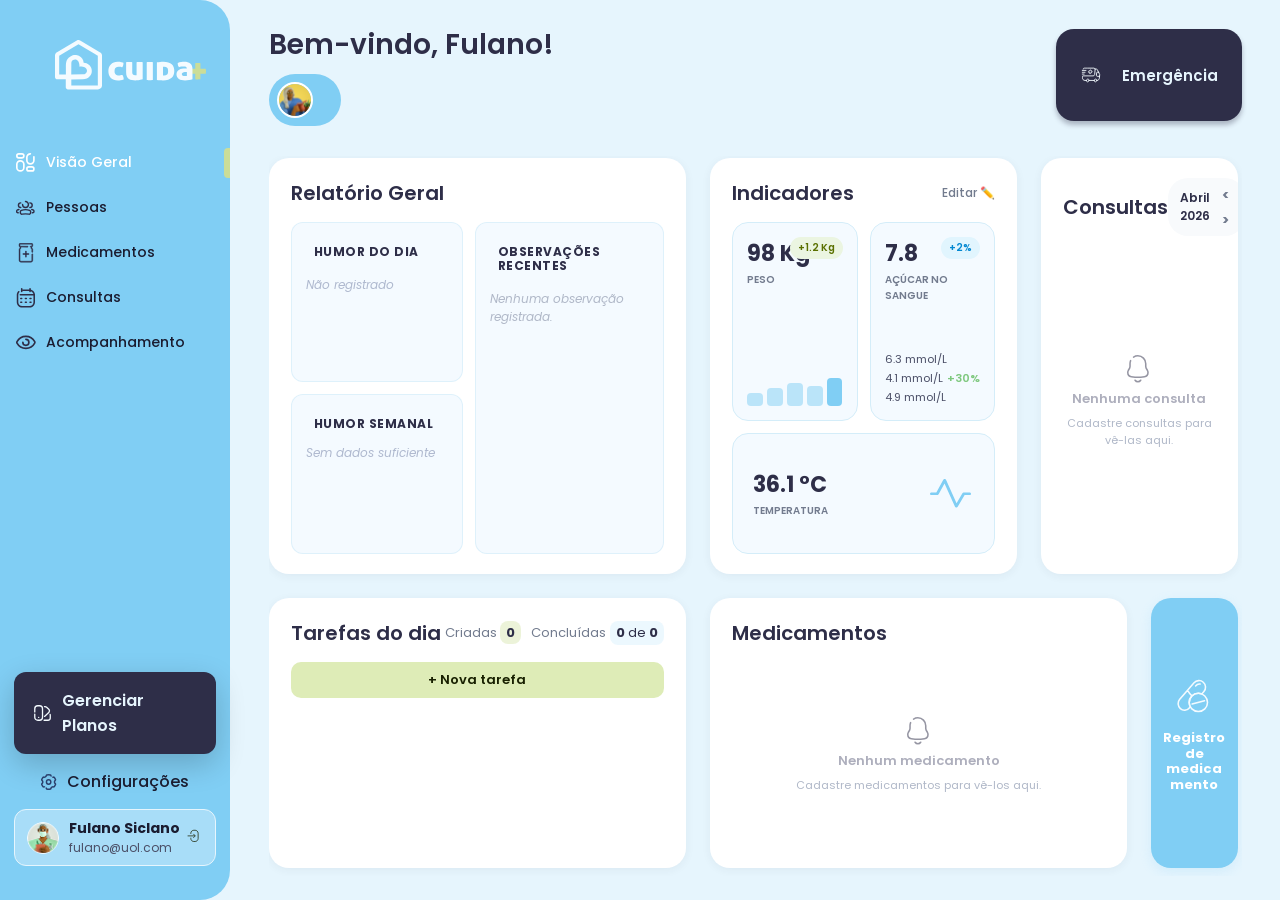
<file: src/pages/visaogeral.html>
<!doctype html>
<html lang="pt-BR">
  <head>
    <meta charset="UTF-8" />
    <meta name="viewport" content="width=device-width, initial-scale=1.0" />
    <title>Cuida+ | Visão Geral</title>
    <link rel="stylesheet" href="../styles/style.css" />
    <link rel="shortcut icon" type="image/x-icon" href="../assets/icons/logo-favicon.ico" />
  </head>

  
  <body class="painel">
    <header class="header-mobile">
        <img src="../assets/icons/logo.svg" alt="Logo cuida+" class="logo-header" />
        <button class="btn-hamburguer" id="btnHamburguer" aria-label="Abrir menu">
          <span></span>
          <span></span>
          <span></span>
        </button>
      </header>

      <nav class="gaveta-mobile" id="gavetaMobile" aria-label="Menu principal">
        <div class="gaveta-topo">
          <img src="../assets/icons/logo.svg" alt="Logo cuida+" class="logo-gaveta" />
          <button class="btn-fechar-gaveta" id="btnFecharGaveta" aria-label="Fechar menu">&times;</button>
        </div>

        <div class="menu-navegacao-gaveta">
          <ul>
            <li class="selecionado">
              <a href="visaogeral.html">
                <img src="../assets/icons/visao-geral.svg" alt="Ícone Visão Geral" />
                <span>Visão Geral</span>
              </a>
            </li>
            <li>
              <a href="pessoas.html">
                <img src="../assets/icons/pessoas.svg" alt="Ícone Pessoas" />
                <span>Pessoas</span>
              </a>
            </li>
            <li>
              <a href="medicamento.html">
                <img src="../assets/icons/medicamentos.svg" alt="Ícone Medicamentos" />
                <span>Medicamentos</span>
              </a>
            </li>
            <li>
              <a href="consultas.html">
                <img src="../assets/icons/consultas.svg" alt="Ícone Consultas" />
                <span>Consultas</span>
              </a>
            </li>
            <li>
              <a href="acompanhamentos.html">
                <img src="../assets/icons/acompanhamento.svg" alt="Ícone Acompanhamento" />
                <span>Acompanhamento</span>
              </a>
            </li>
          </ul>
        </div>

        <div class="rodape-gaveta">
          <a href="#" class="botao-escuro gerenciarPlanos">
            <img src="../assets/icons/gerenciar-planos.svg" alt="Ícone Gerenciar Planos" />
            <span>Gerenciar Planos</span>
          </a>
          <a href="#configuracoes" class="link-configuracoes">
            <img src="../assets/icons/configuracoes.svg" alt="Ícone Configurações" />
            <span>Configurações</span>
          </a>
          <section class="perfil-usuario">
            <figure class="informacoes-usuario">
              <img src="../assets/images/avatar.png" alt="Foto de perfil do usuário" class="perfil" />
              <figcaption class="detalhes-usuario">
                <span class="nome-usuario">Fulano Siclano</span>
                <span class="email-usuario">fulano@uol.com</span>
              </figcaption>
            </figure>
            <a href="login.html" class="botao-sair" title="Sair da conta">
              <button style="border: none; background: transparent">
                <img src="../assets/icons/logout.svg" alt="Ícone Sair" class="sair" />
              </button>
            </a>
          </section>
        </div>
      </nav>

      <!-- OVERLAY -->
      <div class="overlay-gaveta" id="overlayGaveta"></div>

    <aside class="barra-lateral">
      <header class="logotipo">
        <img src="../assets/icons/logo.svg" alt="Logotipo Cuida+" />
      </header>

      <nav class="menu-navegacao">
        <ul>
          <li class="selecionado">
            <a href="visaogeral.html">
              <img src="../assets/icons/visao-geral.svg" alt="Ícone Visão Geral" />
              <span>Visão Geral</span>
            </a>
          </li>
          <li>
            <a href="pessoas.html">
              <img src="../assets/icons/pessoas.svg" alt="Ícone Pessoas" />
              <span>Pessoas</span>
            </a>
          </li>
          <li>
            <a href="medicamento.html">
              <img src="../assets/icons/medicamentos.svg" alt="Ícone Medicamentos" />
              <span>Medicamentos</span>
            </a>
          </li>
          <li>
            <a href="consultas.html">
              <img src="../assets/icons/consultas.svg" alt="Ícone Consultas" />
              <span>Consultas</span>
            </a>
          </li>
          <li>
            <a href="acompanhamentos.html">
              <img src="../assets/icons/acompanhamento.svg" alt="Ícone Acompanhamento" />
              <span>Acompanhamento</span>
            </a>
          </li>
        </ul>
      </nav>

      <section class="rodape-lateral">
        <a href="#" class="botao-escuro gerenciarPlanos">
          <img src="../assets/icons/gerenciar-planos.svg" alt="Ícone Gerenciar Planos" />
          <span>Gerenciar Planos</span>
        </a>

        <a href="#configuracoes" class="link-configuracoes">
          <img src="../assets/icons/configuracoes.svg" alt="Ícone Configurações" />
          <span>Configurações</span>
        </a>

        <section class="perfil-usuario">
          <figure class="informacoes-usuario">
            <img src="../assets/images/avatar.png" alt="Foto de perfil do usuário" class="perfil" />
            <figcaption class="detalhes-usuario">
              <span class="nome-usuario">Fulano Siclano</span>
              <span class="email-usuario">fulano@uol.com</span>
            </figcaption>
          </figure>
          <a href="login.html" class="botao-sair" title="Sair da conta">
            <button style="border: none; background: transparent">
              <img src="../assets/icons/logout.svg" alt="Ícone Sair" class="sair" />
            </button>
          </a>
        </section>
      </section>
    </aside>

    <main class="conteudo-principal">
      <header class="cabecalho-topo">
        <div class="titulos-cabecalho">
          <h1>Bem-vindo, Fulano!</h1>
          <div class="chip-idoso" id="chipIdoso" hidden>
            <img src="../assets/icons/idoso1.svg" alt="Foto do idoso" class="chip-idoso__foto" />
            <div class="chip-idoso__info">
              <strong class="chip-idoso__nome" id="chipIdosoNome"></strong>
              <span class="chip-idoso__idade" id="chipIdosoIdade"></span>
            </div>
          </div>
        </div>
        <a href="#" class="botao-escuro botao-emergencia">
          <img src="../assets/icons/emergencia.svg" alt="Ícone Ambulância" />
          <span>Emergência</span>
        </a>
      </header>

      <div class="vg-dashboard">
        <article class="vg-card vg-card-relatorio">
          <h2 style="font-size: 20px;">Relatório Geral</h2>
          <div class="vg-relatorio-corpo-limpo">
            <div class="vg-conteiner-humor vg-conteiner">
              <span class="vg-quadrante-titulo"><strong>Humor do dia</strong></span>
              <div id="vg-relatorio-humor" class="vg-humor-container"></div>
            </div>

            <div class="vg-conteiner-notas vg-conteiner">
              <span class="vg-quadrante-titulo"><strong>Observações Recentes</strong></span>
              <div id="vg-lista-notas-painel" class="vg-notes-painel-lista"></div>
            </div>
            
            <div class="vg-conteiner-humorSemanal vg-conteiner">
              <h4 class="vg-quadrante-titulo"><strong>Humor semanal</strong></h4>
              <span style="color: #afb9cf; font-size: 12px; justify-content: left"> <i>Sem dados suficiente</i> </span>
            </div>
          </div>
        </article>

        <article class="vg-card vg-card-indicadores">
          <div class="vg-card-header-flex">
            <h2 style="font-size: 20px">Indicadores</h2>
            <button class="vg-btn-editar-link">Editar ✏️</button>
          </div>
          <div class="vg-indicadores-conteudo-interno">
            <div class="vg-ind-card-sub item-peso">
              <div class="vg-ind-card-header">
                <strong id="vg-ind-val-peso">98 Kg</strong>
                <span>Peso</span>
              </div>
              <span class="vg-badge-ind green">+1.2 Kg</span>
              <div class="vg-ind-mini-barras">
                <div style="height: 35%"></div>
                <div style="height: 50%"></div>
                <div style="height: 65%"></div>
                <div style="height: 55%"></div>
                <div style="height: 80%" class="destaque-bar"></div>
              </div>
            </div>
            
            <div class="vg-ind-card-sub item-glicose">
              <div class="vg-ind-card-header">
                <strong id="vg-ind-val-glicose">7.8</strong>
                <span>Açúcar no Sangue</span>
              </div>
              <span class="vg-badge-ind blue">+2%</span>
              <ul class="vg-ind-mini-log">
                <li>6.3 mmol/L</li>
                <li>4.1 mmol/L <span class="destaque-verde">+30%</span></li>
                <li>4.9 mmol/L</li>
              </ul>
            </div>
            
            <div class="vg-ind-card-sub item-pressao-full">
              <div class="vg-ind-pressao-textos">
                <div class="vg-ind-card-header">
                  <strong id="vg-ind-val-temperatura">36.1 °C</strong>
                  <span>Temperatura</span>
                </div>
              </div>
              <div class="vg-ind-pressao-grafico">
                <img src="../assets/illustrations/Pulse.svg" alt="Gráfico" class="vg-img-pulse">
              </div>
            </div>
          </div>
        </article>

        <article class="vg-card vg-card-consultas">
          <div class="vg-card-header-flex">
            <h2 style="font-size: 20px">Consultas</h2>
            <div class="vg-seletor-mes-figma">
              <span>Abril 2026</span>
              <div class="vg-botoes-setas">
                <button>&lt;</button>
                <button>&gt;</button>
              </div>
            </div>
          </div>
          <div class="vg-consultas-corpo">
            <div class="vg-vazio">
              <img src="../assets/icons/sino.svg" alt="Sino" />
              <h3>Nenhuma consulta</h3>
              <p>Cadastre consultas para vê-las aqui.</p>
            </div>
          </div>
        </article>

        <article class="vg-card vg-card-tarefas">
          <div class="checklist-resumo">
            <h2 style="font-size: 20px">Tarefas do dia</h2>
            <div class="vg-tarefas-resumo">
              <span>Criadas <strong id="vg-checkTotal">0</strong></span>
              <span id="span-concluidas">Concluídas
                <div id="mini-conteiner-concluidas-vg">
                  <strong id="vg-checkConcluidas">0</strong> de
                  <strong id="vg-checkTotalRepeat">0</strong>
                </div>
              </span>
            </div>
          </div>
          <button class="vg-btn-add" id="vg-btnAdicionarCheck">+ Nova tarefa</button>
          <ul class="vg-checklist-lista checklist-lista" id="vg-checkLista"></ul>
        </article>

        <article class="vg-card vg-card-medicamentos">
          <h2 style="font-size: 20px">Medicamentos</h2>
          <div id="vg-medVazio" class="vg-vazio">
            <img src="../assets/icons/sino.svg" alt="Sino" />
            <h3>Nenhum medicamento</h3>
            <p>Cadastre medicamentos para vê-los aqui.</p>
          </div>
          <div class="vg-med-layout-interno-painel" id="vg-medConteudo" style="display: none;">
            <div class="vg-med-grid" id="vg-medGrid"></div>
            <div class="vg-med-widget-circular-status">
              <div class="vg-circulo-progresso-medicos" id="vg-medCirculoProgresso">
                <strong id="vg-med-txt-progresso">0/0</strong>
              </div>
              <span>Medicamentos já tomados!</span>
            </div>
          </div>
        </article>

        <button class="vgBotaoMedicamento" id="vg-btnAbrirModalMed">
          <img src="../assets/illustrations/Capsule & Pill.svg" alt="Imagem de pílula">
          <span>Registro de medicamento</span>
        </button>
      </div>
    </main>

    <div class="modal-overlay" id="vg-modalCheck" role="dialog" aria-modal="true">
      <div class="cartao">
        <div class="form-header">
          <h1>Nova Tarefa</h1>
          <button class="btn-fechar" id="vg-btnFecharCheck" aria-label="Fechar modal">x</button>
        </div>
        <div class="formulario" style="display: flex; flex-direction: column; gap: 16px">
          <div class="inputs col-span-full">
            <label for="vg-checkTexto">Tarefa</label>
            <input type="text" id="vg-checkTexto" placeholder="Ex: Ingestão regular de água" maxlength="80" />
          </div>
          <button class="botao-adicionar" id="vg-btnSalvarCheck" style="width: 100%">
            Adicionar
          </button>
        </div>
      </div>
    </div>

    <div class="modal-overlay" id="modalNovoMed" role="dialog" aria-modal="true" aria-labelledby="tituloModalMed">
      <div class="cartao cartao-med-form">
        <div class="form-header">
          <h1 id="tituloModalMed">Novo Medicamento</h1>
          <button class="btn-fechar" id="btnFecharModalMed" aria-label="Fechar">×</button>
        </div>
        <form class="formulario" id="formNovoMed" novalidate>
          <div class="inputs col-span-full">
            <label for="medNome">Nome do Medicamento</label>
            <input type="text" id="medNome" placeholder="Ex: Novalgina" autocomplete="off" />
          </div>
          <div class="inputs col-5">
            <label for="medDosagem">Dosagem</label>
            <input type="text" id="medDosagem" placeholder="500 mg" />
          </div>
          <div class="inputs col-5">
            <label for="medMedico">Médico Responsável</label>
            <input type="text" id="medMedico" placeholder="Dr. José Almeida" />
          </div>
          <div class="inputs col-2">
            <label for="medCid">CID</label>
            <input type="text" id="medCid" placeholder="000" />
          </div>
          <div class="inputs col-5">
            <label for="medRecorrencia">Recorrência</label>
            <select id="medRecorrencia" style="border: 1px solid #cbd5e1; border-radius: 8px; padding: 12px; font-size: 14px; font-family: 'Poppins', sans-serif; outline: none; background: #fff; width: 100%;">
              <option value="" disabled selected>Período</option>
              <option value="Uso contínuo">Uso contínuo</option>
              <option value="Diário">Diário</option>
              <option value="Segundas">Segundas</option>
              <option value="Terças">Terças</option>
              <option value="Quartas">Quartas</option>
              <option value="Quintas">Quintas</option>
              <option value="Sextas">Sextas</option>
              <option value="Sábados">Sábados</option>
              <option value="Domingos">Domingos</option>
            </select>
          </div>
          <div class="inputs col-7">
            <label for="medObs">Observações</label>
            <input type="text" id="medObs" placeholder="Ex: Tomar depois de refeição" />
          </div>
          <div class="col-span-full med-horarios-wrapper">
            <div class="med-horario-esq">
              <label style="font-size: 14px; font-weight: 500; color: #2e2e48; display: block; margin-bottom: 8px;">Selecione o Horário</label>
              <div class="med-drum-wrapper">
                <div class="seletor-horario-drum" id="drumHorario">
                  <div class="drum-col" id="drumHoras"></div>
                  <div class="drum-col" id="drumMinutos"></div>
                  <div class="drum-col" id="drumPeriodo">
                    <div class="drum-item" data-val="AM">AM</div>
                    <div class="drum-item" data-val="PM">PM</div>
                  </div>
                </div>
                <button type="button" class="med-btn-add-horario" id="btnAddHorario">+</button>
              </div>
            </div>
            <div class="med-horario-dir">
              <label style="font-size: 14px; font-weight: 500; color: #2e2e48; display: block; margin-bottom: 8px;">Horários definidos</label>
              <div class="med-horarios-chips" id="horariosChips"><span class="med-horarios-vazio">Nenhum horário adicionado</span></div>
              <label style="font-size: 14px; font-weight: 500; color: #2e2e48; display: block; margin: 14px 0 8px;">Anexar receita</label>
              <label class="btn-anexos" style="cursor: pointer">
                <img src="../assets/icons/clip.svg" alt="" style="width: 18px; height: 18px; margin-right: 6px; vertical-align: middle;" />
                Receita
                <input type="file" id="medReceita" accept="image/*,.pdf" class="sr-only" />
              </label>
              <span id="receitaNome" style="display: block; font-size: 12px; color: #727b8e; margin-top: 6px;"></span>
            </div>
          </div>
          <div class="form-footer col-span-full">
            <button type="submit" class="btn-confirmar">Confirmar</button>
          </div>
        </form>
      </div>
    </div>

    <div class="modal-overlay" id="vg-modalComprovante" role="dialog" aria-modal="true" aria-labelledby="vg-tituloModalComp">
      <div class="cartao cartao-comprovante-form">
        <div class="form-header">
          <h1 id="vg-tituloModalComp">Tomou a medicação?</h1>
          <button class="btn-fechar" id="vg-btnFecharComprovante" aria-label="Fechar">×</button>
        </div>
        <form class="formulario" id="vg-formComprovante" novalidate>
          <input type="hidden" id="vg-compMedId" />
          <div class="inputs col-span-full">
            <label for="vg-compNome">Nome do Medicamento</label>
            <input type="text" id="vg-compNome" placeholder="Ex: Novalgina" readonly style="background: #f8fafc" />
          </div>
          <div class="inputs col-6">
            <label for="vg-compDosagem">Dosagem</label>
            <input type="text" id="vg-compDosagem" placeholder="500 mg" readonly style="background: #f8fafc" />
          </div>
          <div class="inputs col-6">
            <label for="vg-compObsComp">Observações</label>
            <input type="text" id="vg-compObsComp" placeholder="Ex: Reclamou do comprimido" />
          </div>
          <div class="inputs col-span-full">
            <label>Comprovação</label>
            <div style="display: flex; gap: 12px">
              <label class="btn-anexos" style="flex: 1; cursor: pointer; text-align: center">
                Imagem
                <input type="file" id="vg-compImagem" accept="image/*" class="sr-only" />
              </label>
              <label class="btn-anexos" style="flex: 1; cursor: pointer; text-align: center">
                Vídeo
                <input type="file" id="vg-compVideo" accept="video/*" class="sr-only" />
              </label>
            </div>
            <span id="vg-compArquivoNome" style="display: block; font-size: 12px; color: #727b8e; margin-top: 6px;"></span>
          </div>
          <div class="form-footer col-span-full">
            <button type="submit" class="btn-confirmar">Confirmar</button>
          </div>
        </form>
      </div>
    </div>

    <script src="../scripts/visaogeral.js"></script>
  </body>
</html>
</file>
<file: style.css>
@import url("https://fonts.googleapis.com/css2?family=Poppins:wght@400;500;600;700&display=swap");

* {
  margin: 0;
  padding: 0;
  box-sizing: border-box;
  font-family: "Poppins", sans-serif;
}

body.painel {
  display: flex;
  height: 100vh;
  overflow: hidden;
  background-color: #e6f5fd;
  color: #2e2e48;
  min-width: 0;
}

.barra-lateral {
  width: clamp(200px, 20vw, 260px);
  background-color: #80cef4;
  border-radius: 0 30px 30px 0;
  display: flex;
  flex-direction: column;
  padding: 40px 0 20px 0;
  position: relative;
  z-index: 10;
  flex-shrink: 0;
}

.logotipo {
  padding: 0 25px;
  margin: 0 0 50px 30px;
  display: flex;
  align-items: center;
}

.logotipo img {
  height: 50px;
}

.menu-navegacao ul {
  list-style: none;
  flex-grow: 1;
}

.menu-navegacao li {
  position: relative;
  padding: 0;
}

.menu-navegacao a {
  display: flex;
  align-items: center;
  text-decoration: none;
  color: #1a1c30;
  padding: 15px 30px;
  cursor: pointer;
  font-size: 16px;
  font-weight: 500;
}

.menu-navegacao li img {
  width: 20px;
  height: 20px;
  margin-right: 15px;
}

.menu-navegacao li.selecionado a {
  color: #ffffff;
}

.menu-navegacao li.selecionado img {
  filter: brightness(0) invert(1);
}

.menu-navegacao li.selecionado::after {
  content: "";
  display: block;
  position: absolute;
  right: 0;
  top: 50%;
  transform: translateY(-50%);
  width: 6px;
  height: 30px;
  background-color: #cbdd98;
  border-radius: 4px 0 0 4px;
  z-index: 11;
}

.rodape-lateral {
  margin-top: auto;
  padding: 0 20px 20px 20px;
  display: flex;
  flex-direction: column;
  gap: 15px;
}

.botao-escuro {
  background-color: #2e2e48;
  color: #e6f5fd;
  border: none;
  border-radius: 12px;
  padding: 16px 20px;
  display: flex;
  align-items: center;
  justify-content: center;
  font-weight: 600;
  font-size: 16px;
  cursor: pointer;
  transition: background 0.3s;
  text-decoration: none;
  box-shadow: 0 10px 30px rgba(0, 0, 0, 0.2);
}

.botao-escuro img {
  margin-right: 10px;
}

.gerenciarPlanos {
  width: 100%;
}

.link-configuracoes {
  display: flex;
  justify-content: center;
  align-items: center;
  font-size: 16px;
  font-weight: 500;
  color: #1a1c30;
  text-decoration: none;
}

.link-configuracoes img {
  width: 16px;
  margin-right: 10px;
}

.perfil-usuario {
  display: flex;
  align-items: center;
  justify-content: space-between;
  border: 1px solid #e6f5fd;
  background-color: rgba(255, 255, 255, 0.31);
  padding: 8px 12px;
  border-radius: 12px;
}

.informacoes-usuario {
  display: flex;
  align-items: center;
  margin: 0;
}

.perfil {
  width: 32px;
  height: 32px;
  border-radius: 50%;
  margin-right: 10px;
  object-fit: cover;
}

.detalhes-usuario {
  display: flex;
  flex-direction: column;
}

.nome-usuario {
  font-size: 14px;
  font-weight: 700;
  color: #1a1c30;
}

.email-usuario {
  font-size: 12px;
  color: #4b4f67;
}

.botao-sair {
  background: none;
  border: none;
  cursor: pointer;
  text-decoration: none;
  transition: transform 0.3 ease;
}

.botao-sair button:hover {
  cursor: pointer;
  transform: scale(1.3);
}

.sair {
  width: 18px;
}

.conteudo-principal {
  flex: 1;
  padding: 30px clamp(20px, 4vw, 60px);
  display: flex;
  flex-direction: column;
  min-width: 0;
  overflow-x: hidden;
}

.cabecalho-topo {
  display: flex;
  justify-content: space-between;
  align-items: center;
  margin-bottom: 30px;
  flex-wrap: wrap;
  gap: 12px;
}

.cabecalho-topo h1 {
  font-size: clamp(20px, 2.2vw, 28px);
  color: #2e2e48;
  font-weight: 600;
}

.titulos-cabecalho p {
  font-size: 18px;
  color: #727b8e;
  margin-top: 4px;
}

.botao-emergencia {
  padding: 26px 36px;
  font-size: 19px;
  border-radius: 18px;
  width: clamp(210px, 19vw, 280px);
  min-height: 92px;
  height: auto;
  box-shadow: 0 4px 5px rgba(46, 46, 72, 0.32);
  gap: 10px;
}

.botao-emergencia img {
  width: 26px;
}

.botao-adicionar {
  background-color: #cbdd98;
  color: #2e2e48;
  border: none;
  border-radius: 25px;
  padding: 15px 40px;
  display: flex;
  align-items: center;
  justify-content: center;
  font-weight: 600;
  font-size: 18px;
  cursor: pointer;
  text-decoration: none;
  box-shadow: 0 4px 6px rgba(0, 0, 0, 0.3);
  width: clamp(180px, 20vw, 260px);
  height: 60px;
}

.botao-adicionar img {
  width: 20px;
  height: 20px;
  margin-right: 10px;
}

.area-conteudo {
  flex: 1;
  background-color: #ffffff;
  border-radius: 20px;
  box-shadow: 0 10px 30px rgba(0, 0, 0, 0.2);
  display: flex;
  align-items: center;
  justify-content: center;
  padding: 40px;
  overflow: auto;
  min-width: 0;
}

.cartao-vazio {
  display: flex;
  flex-direction: column;
  align-items: center;
  justify-content: center;
  text-align: center;
  max-width: 600px;
  width: 100%;
}

.icone-sino {
  width: 32px;
  height: 32px;
  margin-bottom: 20px;
  opacity: 0.8;
}

h2 {
  font-size: 26px;
  color: #2e2e48;
  font-weight: 600;
  margin-bottom: 10px;
}

h3 {
  font-size: 22px;
  color: #2e2e48;
  font-weight: 600;
  margin-bottom: 10px;
}

.cartao-vazio p {
  font-size: 18px;
  color: #727b8e;
  font-weight: 400;
}

.painel-pessoas {
  display: grid;
  grid-template-columns: repeat(3, minmax(0, 1fr));
  gap: 20px;
  height: 90%;
}

#idoso {
  padding: 70px 20px 20px 20px;
}

.area-conteudo-pessoas {
  background-color: #ffffff;
  border-radius: 20px;
  box-shadow: 0 10px 30px rgba(0, 0, 0, 0.2);
  display: flex;
  align-items: center;
  flex-direction: column;
  position: relative;
}

.area-conteudo-pessoas header {
  position: absolute;
  top: 20px;
  left: 25px;
}

.area-conteudo-pessoas p {
  font-size: 18px;
  color: #727b8e;
  margin-top: 4px;
}

#familiar header {
  display: flex;
  justify-content: space-between;
  align-items: center;
  width: calc(100% - 48px);
}

#familiar {
  grid-column: span 2;
  display: flex;
  flex-direction: column;
  justify-content: flex-start;
  align-items: center;
  padding: 24px;
}

#familiar section {
  margin-top: 50px;
  display: flex;
  background-color: #cbdd98;
  padding: 15px 65px;
  border-radius: 50px;
  color: #ffffff;
  box-shadow: 0 4px 12px rgba(0, 0, 0, 0.3);
  width: 100%;
}

#cuidador {
  grid-column: span 3;
  padding: 70px 20px 20px 20px;
}
#cuidador header {
  display: flex;
  justify-content: space-between;
  align-items: center;
  width: calc(100% - 48px);
}

.area-conteudo-pessoas footer {
  color: #727b8e;
  position: absolute;
  bottom: 20px;
  right: 30%;
}

.area-conteudo-pessoas footer ul li {
  display: inline;
  margin: 10px;
}

.barra-mes {
  display: flex;
  justify-content: space-between;
  align-items: center;
  margin-bottom: 20px;
}

.seletor-mes {
  display: flex;
  align-items: center;
  gap: 8px;
  cursor: pointer;
}

.mes-atual {
  font-size: 16px;
  font-weight: 500;
  color: #2e2e48;
}

.icone-dropdown {
  width: 14px;
  height: 14px;
  opacity: 0.6;
}

.navegacao-mes {
  display: flex;
  gap: 8px;
}

.btn-mes {
  width: 32px;
  height: 32px;
  background: none;
  border: none;
  font-size: 22px;
  color: #727b8e;
  cursor: pointer;
  border-radius: 8px;
  display: flex;
  align-items: center;
  justify-content: center;
  transition:
    background 0.2s,
    color 0.2s;
  line-height: 1;
}

.btn-mes:hover {
  background-color: rgba(0, 0, 0, 0.06);
  color: #2e2e48;
}

.painel-acompanhamento {
  display: grid;
  gap: 20px;
  height: 90%;
  grid-template-columns: minmax(0, 1fr) minmax(0, 1fr);
  grid-template-areas:
    "relatorio galeria"
    "relatorio checklist"
    "notas checklist";
  overflow-y: auto;
}

#relatorio {
  grid-area: relatorio;
  display: flex;
  padding: 20px;
  flex-direction: column;
  align-items: center;
  justify-content: space-between;
  position: relative;
}

#relatorioConteudo {
  width: 100%;
  display: grid;
  grid-template-areas:
    "saude humor"
    "saude humor"
    "medidas imc";
  grid-gap: 20px;
}

#secao-saude-box {
  display: flex;
  flex-direction: column;
  grid-area: saude;
}

#secao-humor-box {
  display: flex;
  flex-direction: column;
  grid-area: humor;
}

#secao-medidas-box {
  display: flex;
  flex-direction: column;
  grid-area: medidas;
}

#secao-imc-box {
  flex-direction: column;
  display: flex;
  grid-area: imc;
}

#relatorio #titulo-relatorio {
  display: flex;
  justify-content: space-between;
  width: 100%;
}

#relatorio #titulo-relatorio a {
  color: #4a4a68;
  text-decoration: none;
}

#relatorio #titulo-relatorio a:hover {
  color: black;
  text-decoration: none;
}

#galeria {
  grid-area: galeria;
}

#notas {
  grid-area: notas;
}

#checklist {
  grid-area: checklist;
}

#checklist header {
  display: flex;
  flex-direction: column;
  width: 100%;
  align-items: start;
}

.area-conteudo-acompanhamento {
  background-color: #ffffff;
  border-radius: 20px;
  box-shadow: 0 10px 30px rgba(0, 0, 0, 0.1);
  display: flex;
  flex-direction: column;
  align-items: stretch;
  padding: 16px;
}

.area-conteudo-acompanhamento p {
  font-size: 18px;
  color: #727b8e;
  margin-top: 4px;
}

.area-conteudo-acompanhamento div {
  top: 20px;
  left: 25px;
}

#checklist button {
  font-size: 16px;
  background-color: #80cef4;
  position: static;
  padding: 10px 10px;
  border-radius: 10px;
  border: none;
  cursor: pointer;
  width: 100%;
}

.botao-adicionar-nota {
  background-color: #80cef4;
  color: #ffffff;
  text-decoration: none;
  position: absolute;
  top: 20px;
  left: 140px;
  padding: 12px 12px;
  border-radius: 8px;
  box-shadow: 0 4px 6px rgba(0, 0, 0, 0.05);
}

.superior {
  background-color: #cbdd98;
  color: #2e2e48;
  border: none;
  border-radius: 50px;
  padding: 15px 40px;
  display: flex;
  align-items: center;
  justify-content: center;
  font-weight: 600;
  font-size: 14px;
  cursor: pointer;
  text-decoration: none;
  box-shadow: 0 4px 6px rgba(0, 0, 0, 0.3);
  width: clamp(180px, 20vw, 260px);
  height: 60px;
  gap: 10px;
}

.superior img {
  width: 20px;
  height: 20px;
}

/* =============================================
   MODAIS DE ADICIONAR
   ============================================= */
.cartao *,
.cartao *::before,
.cartao *::after {
  box-sizing: border-box;
  margin: 0;
  padding: 0;
}

.modal-overlay {
  position: fixed;
  top: 0;
  left: 0;
  width: 100vw;
  height: 100vh;
  background-color: rgba(0, 0, 0, 0.5);
  justify-content: center;
  align-items: center;
  z-index: 9999;
  display: none;
  opacity: 0;
  transition: opacity 0.2s ease-in-out;
}

.modal-overlay.visivel {
  display: flex;
  opacity: 1;
}

.cartao {
  background-color: #ffffff;
  border-radius: 24px;
  overflow: hidden;
  max-width: 600px;
  width: 100%;
  box-shadow: 0 2px 6px black;
}

.form-header {
  position: relative;
}

.form-header h1 {
  background-color: #c8dfa1;
  color: #2e2e48;
  text-align: center;
  padding: 16px;
  font-weight: bold;
  font-size: 18px;
}

.btn-fechar {
  position: absolute;
  right: 20px;
  top: 50%;
  transform: translateY(-50%);
  background: none;
  border: none;
  font-size: 1.8rem;
  cursor: pointer;
  color: #2e2e48;
  padding-right: 20px;
  margin: 0;
}

.formulario {
  padding: 24px;
  display: grid;
  grid-template-columns: repeat(12, 1fr);
  gap: 16px;
}

.inputs {
  display: flex;
  flex-direction: column;
  width: 100%;
}

.inputs label {
  font-size: 14px;
  font-weight: 500;
  color: #2e2e48;
  margin-bottom: 6px;
}

.inputs input,
.inputs textarea {
  border: 1px solid #cbd5e1;
  border-radius: 8px;
  padding: 12px;
  font-size: 14px;
  background-color: #fff;
  outline: none;
  width: 100%;
  font-family: "Poppins", sans-serif;
  transition: border-color 0.2s;
}

.inputs input:focus,
.inputs textarea:focus {
  border-color: #80cef4;
}

.inputs input.campo-erro {
  border-color: #e07b7b;
}

.col-span-full {
  grid-column: span 12;
}

.col-5 {
  grid-column: span 5;
}

.col-4 {
  grid-column: span 4;
}

.col-2 {
  grid-column: span 2;
}

.col-7 {
  grid-column: span 7;
}

.col-6 {
  grid-column: span 6;
}

.col-8 {
  grid-column: span 8;
}

.column-left,
.coluna-esq {
  grid-column: span 7;
  display: flex;
  flex-direction: column;
  gap: 16px;
}

.column-right,
.coluna-dir {
  grid-column: span 5;
  display: flex;
  flex-direction: column;
  gap: 16px;
}

.textarea-group textarea {
  height: 110px;
  resize: none;
}

.btn-anexos {
  display: flex;
  align-items: center;
  justify-content: center;
  gap: 8px; 
  background-color: #7cd1f9;
  color: #ffffff;
  border: none;
  border-radius: 12px;
  padding: 11px;
  font-weight: bold;
  cursor: pointer;
  box-shadow: 0 4px 6px rgba(124, 209, 249, 0.3);
  width: 100%;
}

.btn-anexos img {
  position: static; 
  margin: 0;
  top: auto;
}

.sr-only {
  position: absolute;
  clip: rect(0, 0, 0, 0);
}

.form-footer {
  display: flex;
  justify-content: center;
  margin-top: 15px;
  padding-bottom: 24px;
}

.btn-confirmar {
  background-color: #c8dfa1;
  color: #2e2e48;
  border: none;
  border-radius: 20px;
  padding: 12px 60px;
  font-size: 16px;
  font-weight: 600;
  font-family: "Poppins", sans-serif;
  cursor: pointer;
  transition: background 0.2s;
}

.btn-confirmar:hover {
  background-color: #b9cc7a;
}

/* ADICIONAR FAMILIAR */
.botao-pessoas {
  background-color: #80cef4;
  color: #fff;
  border: none;
  border-radius: 8px;
  width: 32px;
  height: 32px;
  font-size: 20px;
  box-shadow: 0 4px 6px rgba(0, 0, 0, 0.05);
  cursor: pointer;
}

dialog.modal-container {
  border: none;
  border-radius: 30px;
  padding: 0;
  width: 90%;
  max-width: 600px;
  height: auto;
  box-shadow: 0 10px 30px rgba(0, 0, 0, 0.2);
  overflow: hidden;
  position: fixed;
  top: 50%;
  left: 50%;
  transform: translate(-50%, -50%);
  margin: 0;
}

.modal-container::backdrop {
  background: rgba(0, 0, 0, 0.5);
}

.modal-container .header-fami {
  background-color: #c8dfa1;
  padding: 20px;
  text-align: center;
  position: relative;
  width: 100%;
  box-sizing: border-box;
  margin-top: -20px;
  margin-left: -25px;
}

.modal-container .header-fami h2 {
  justify-content: center;
  align-items: center;
  color: #2e2e48;
  font-size: 18px;
  margin: 0;
}

.modal-container .btn-close {
  position: absolute;
  right: 20px;
  top: 50%;
  transform: translateY(-50%);
  background: none;
  border: none;
  font-size: 1.8rem;
  cursor: pointer;
  color: #2e2e48;
  padding-right: 20px;
  margin: 0;
}

.modal-container form.modal-caixa {
  padding: 30px;
  display: flex;
  flex-direction: column;
  gap: 15px;
  margin: 0;
  background: transparent;
}

.modal-container article.input-linha {
  display: flex;
  flex-direction: row;
  gap: 15px;
  border: none;
  padding: 0;
  margin: 0;
  background: transparent;
  width: 100%;
  box-shadow: none;
}

.modal-container p.input-group {
  display: flex;
  flex-direction: column;
  gap: 5px;
  flex: 1;
  margin: 0;
  padding: 0;
  background: transparent;
}

.modal-container .flex-grow {
  flex: 2;
}

.modal-container label {
  font-weight: bold;
  font-size: 0.9rem;
  color: #2e2e48;
  display: block;
  margin: 0;
  background: none;
}

.modal-container input {
  padding: 12px;
  border: 1px solid #cbd5e1;
  border-radius: 8px;
  background: #ffffff;
  width: 100%;
  box-sizing: border-box;
  margin: 0;
}

.modal-container .btn-confirmar {
  background-color: #c8dfa1;
  border: none;
  border-radius: 12px;
  padding: 15px 60px;
  font-weight: bold;
  color: #ffffff;
  cursor: pointer;
  box-shadow: 0 4px 6px rgba(0, 0, 0, 0.1);
  transition: opacity 0.2s;
  font-size: 1rem;
}

.modal-container footer {
  margin-top: 20px;
  display: flex;
  justify-content: center;
  background: transparent;
  border: none;
  padding-left: 57%;
  width: 100%;
}

/* ADICIONAR CUIDADOR */
.cartao-cuidador *,
.cartao-cuidador *::before,
.cartao-cuidador *::after {
  box-sizing: border-box;
  margin: 0;
  padding: 0;
}

.modal-overlay-cuidador {
  position: fixed;
  top: 0;
  left: 0;
  width: 100vw;
  height: 100vh;
  background-color: rgba(0, 0, 0, 0.5);
  justify-content: center;
  align-items: center;
  z-index: 9999;
  display: none;
  opacity: 0;
  transition: opacity 0.2s ease-in-out;
}

.modal-overlay-cuidador.visivel {
  display: flex;
  opacity: 1;
}

.cartao-cuidador {
  background-color: #ffffff;
  border-radius: 24px;
  overflow: hidden;
  max-width: 600px;
  width: 90%;
  max-height: 90vh;
  box-shadow: 0 2px 6px black;
  display: flex;
  flex-direction: column;
  position: relative;
}

.form-header-cuidador {
  position: relative;
  width: 100%;
  margin-top: -20px;
  margin-left: -25px;
}

.form-header-cuidador h1 {
  background-color: #c8dfa1;
  color: #2e2e48;
  text-align: center;
  padding: 16px;
  font-size: 18px;
  margin: 0;
}

.btn-fechar-cuidador {
  position: absolute;
  right: 20px;
  top: 50%;
  transform: translateY(-50%);
  background: none;
  border: none;
  font-size: 1.8rem;
  cursor: pointer;
  color: #2e2e48;
  padding: 0;
  margin: 0;
}

.formulario-cuidador {
  padding: 24px 30px;
  display: grid;
  grid-template-columns: repeat(12, 1fr);
  gap: 15px 20px;
  flex: 1;
  overflow-y: auto;
  margin: 60px 30px 120px;
}

.btn-enviar-container {
  display: flex;
  align-items: flex-end;
  padding-bottom: 2px;
}

.btn-enviar {
  background-color: #c8dfa1;
  color: white;
  border: none;
  border-radius: 12px;
  padding: 12px;
  font-weight: bold;
  cursor: pointer;
  box-shadow: 0 4px 6px rgba(0, 0, 0, 0.1);
}

.form-footer-cuidador {
  display: flex;
  justify-content: center;
  align-items: center;
  padding: 20px 0 30px 0;
  margin-top: 20px;
  position: relative;
  flex-shrink: 0;
}

.btn-confirmar-cuidador {
  background-color: #c8dfa1;
  color: #ffffff;
  border: none;
  border-radius: 15px;
  padding: 15px 80px;
  font-size: 16px;
  cursor: pointer;
  position: relative;
}

/* ═══════════════════════════════════════════
   CARDS DINÂMICOS
   ═══════════════════════════════════════════ */
.lista-idosos,
.lista-cuidadores,
.lista-familiares {
  display: flex;
  flex-wrap: wrap;
  gap: 5px;
  margin-top: 3px;
  width: 100%;
}

.card-idoso {
  border: 1px solid #a8d8f0;
  display: flex;
  flex-direction: column;
  align-items: start;
  justify-content: center;
  gap: 16px;
  background: #a8d8f034;
  border-radius: 10px;
  padding: 20px;
  min-width: 260px;
  flex: 0 0 auto;
  box-shadow: 0 2px 8px rgba(0, 0, 0, 0.06);
}

.card-idoso-avatar img {
  width: 72px;
  height: 72px;
  border-radius: 50%;
  object-fit: cover;
}

.card-idoso-info {
  display: flex;
  flex-direction: column;
  gap: 4px;
}

.card-idoso-nome {
  font-size: 1.15rem;
  font-weight: 700;
  color: #2e2e48;
}

.card-idoso-idade {
  font-size: 0.82rem;
  color: #6b7280;
}

.card-idoso-comorbidades {
  display: flex;
  flex-direction: column;
  gap: 6px;
  margin-top: 6px;
}

.label-comorbidades {
  font-size: 0.75rem;
  color: #9ca3af;
  text-transform: uppercase;
  letter-spacing: 0.04em;
}

.tags {
  display: flex;
  flex-wrap: wrap;
  gap: 6px;
}

.tag-comorbidade {
  background: #d7e9b9;
  color: #2e2e48;
  border-radius: 20px;
  padding: 3px 12px;
  font-size: 0.8rem;
  font-weight: 500;
}

.lista-cuidadores {
  flex-direction: row;
}

.card-cuidador {
  display: flex;
  flex-direction: column;
  gap: 10px;
  background: #a8d8f0;
  border-radius: 16px;
  padding: 18px;
  min-width: 180px;
  flex: 1 1 180px;
  max-width: 220px;
  color: #fff;
  box-shadow: 0 4px 12px rgba(0, 0, 0, 0.3);
}

.card-cuidador-topo {
  display: flex;
  align-items: center;
  gap: 12px;
}

.card-cuidador-avatar {
  width: 52px;
  height: 52px;
  border-radius: 50%;
  object-fit: cover;
  border: 2px solid rgba(255, 255, 255, 0.6);
}

.card-cuidador-info {
  display: flex;
  flex-direction: column;
}

.card-cuidador-nome {
  font-size: 1rem;
  font-weight: 700;
}

.card-cuidador-idade {
  font-size: 0.8rem;
  opacity: 0.85;
}

.card-cuidador-detalhes {
  list-style: none;
  padding: 0;
  margin: 0;
  font-size: 0.8rem;
  display: flex;
  flex-direction: column;
  gap: 4px;
}

.card-cuidador-detalhes li span {
  font-weight: 600;
}

.card-cuidador-id {
  background: #c8dfa1;
  border-radius: 8px;
  padding: 6px 10px;
  font-size: 0.85rem;
  font-weight: 700;
  text-align: center;
  letter-spacing: 0.05em;
  margin-top: 4px;
}

.lista-familiares {
  display: flex;
  flex-direction: column;
  gap: 10px;
  width: 100%;
  max-height: 260px;
  overflow-y: auto;
}

#familiar .familiar-modelo-estatico,
.card-familiar {
  background-color: #deebcf;
  display: flex;
  align-items: center;
  gap: 14px;
  border-radius: 50px;
  padding: 12px 20px;
  width: 100%;
  margin-bottom: 12px;
  box-sizing: border-box;
  box-shadow: 0 4px 10px rgba(0, 0, 0, 0.08);
  position: relative;
}

.familiar-admin {
  background: #deebcf;
}

.familiar-observador {
  background: #a8d8f0;
}

#familiar .familiar-modelo-estatico img,
.card-familiar-avatar {
  width: 42px;
  height: 42px;
  border-radius: 50%;
  object-fit: cover;
  margin: 0;
  flex-shrink: 0;
}

.card-familiar-info {
  display: flex;
  flex-direction: column;
  justify-content: center;
  gap: 2px;
}

.card-familiar-info strong {
  font-size: 0.95rem;
  font-weight: 600;
  color: #1a1a2e;
}

.card-familiar-info span {
  font-size: 0.75rem;
  color: #4b5563;
}

/* =============================================
   CONSULTAS
   ============================================= */
.cartao-consulta {
  max-width: 680px;
  background-color: #e6f5fd;
  max-height: 92vh;
  overflow-y: auto;
}

.consulta-datetime {
  display: flex;
  gap: 16px;
  align-items: flex-start;
}

.consulta-calendario-wrap,
.consulta-horario-wrap {
  flex: 1;
  display: flex;
  flex-direction: column;
  gap: 8px;
}

.consulta-calendario-wrap > label,
.consulta-horario-wrap > label {
  font-size: 14px;
  font-weight: 500;
  color: #2e2e48;
}

.btn-dia {
  width: 32px;
  height: 32px;
  background: none;
  border: none;
  font-size: 22px;
  color: #727b8e;
  cursor: pointer;
  border-radius: 8px;
  display: flex;
  align-items: center;
  justify-content: center;
  transition:
    background 0.2s,
    color 0.2s;
  line-height: 1;
}

.btn-dia:hover:not(:disabled) {
  background-color: rgba(0, 0, 0, 0.06);
  color: #2e2e48;
}

.btn-dia:disabled {
  opacity: 0.25;
  cursor: default;
}

.calendario-inline {
  background: #80cef4;
  border-radius: 16px;
  padding: 14px;
  user-select: none;
}

.cal-inline-header {
  display: flex;
  justify-content: space-between;
  align-items: center;
  margin-bottom: 10px;
}

.cal-inline-mes {
  font-size: 13px;
  font-weight: 700;
  color: #fff;
}

.cal-inline-nav {
  display: flex;
  gap: 4px;
}

.cal-inline-btn {
  background: rgba(255, 255, 255, 0.25);
  border: none;
  border-radius: 6px;
  width: 24px;
  height: 24px;
  font-size: 16px;
  color: #fff;
  cursor: pointer;
  display: flex;
  align-items: center;
  justify-content: center;
  transition: background 0.2s;
  font-family: "Poppins", sans-serif;
  line-height: 1;
}

.cal-inline-btn:hover {
  background: rgba(255, 255, 255, 0.4);
}

.cal-inline-grid {
  display: grid;
  grid-template-columns: repeat(7, 1fr);
  gap: 3px;
  text-align: center;
}

.cal-inline-diasemana {
  font-size: 9px;
  font-weight: 700;
  color: rgba(255, 255, 255, 0.7);
  padding: 4px 0;
}

.cal-inline-dia {
  font-size: 12px;
  font-weight: 500;
  color: #fff;
  padding: 6px 2px;
  border-radius: 8px;
  cursor: pointer;
  transition: background 0.15s;
}

.cal-inline-dia:hover {
  background: rgba(255, 255, 255, 0.25);
}

.cal-inline-dia.selecionado {
  background: #cbdd98;
  color: #2e2e48;
  font-weight: 700;
}

.cal-inline-dia.vazio {
  cursor: default;
}

.seletor-horario-drum {
  background: #cbdd98;
  border-radius: 16px;
  display: flex;
  overflow: hidden;
  height: 160px;
}

.drum-col {
  flex: 1;
  overflow-y: auto;
  scrollbar-width: none;
  display: flex;
  flex-direction: column;
  align-items: center;
  padding: 4px 0;
}

.drum-col::-webkit-scrollbar {
  display: none;
}

.drum-item {
  height: 36px;
  display: flex;
  align-items: center;
  justify-content: center;
  flex-shrink: 0;
  font-size: 14px;
  font-weight: 500;
  color: rgba(46, 46, 72, 0.4);
  padding: 0 10px;
  cursor: pointer;
  border-radius: 8px;
  white-space: nowrap;
  width: 100%;
  text-align: center;
  transition:
    color 0.15s,
    font-size 0.15s;
}

.drum-item.ativo {
  color: #2e2e48;
  font-weight: 700;
  font-size: 16px;
}

.drum-ghost {
  pointer-events: none;
  visibility: hidden;
}

.consulta-toggles {
  display: flex;
  flex-direction: column;
  gap: 10px;
  margin-top: 12px;
}

.toggle-label {
  display: flex;
  align-items: center;
  gap: 10px;
  font-size: 13px;
  font-weight: 600;
  color: #2e2e48;
  cursor: pointer;
}

.toggle-switch {
  position: relative;
  width: 38px;
  height: 22px;
  flex-shrink: 0;
}

.toggle-switch input {
  opacity: 0;
  width: 0;
  height: 0;
}

.toggle-slider {
  position: absolute;
  inset: 0;
  background: #ccc;
  border-radius: 20px;
  transition: background 0.25s;
  cursor: pointer;
}

.toggle-slider::before {
  content: "";
  position: absolute;
  width: 16px;
  height: 16px;
  left: 3px;
  top: 3px;
  background: #fff;
  border-radius: 50%;
  transition: transform 0.25s;
}

.toggle-switch input:checked + .toggle-slider {
  background: #80cef4;
}

.toggle-switch input:checked + .toggle-slider::before {
  transform: translateX(16px);
}

/* =============================================
   GRADE DE CONSULTAS — visualização por lista
   ============================================= */
/* =============================================
   GRADE DE CONSULTAS — visualização por lista
   ============================================= */
.area-conteudo.com-consultas {
  padding: 0;
  align-items: stretch;
  justify-content: stretch;
  overflow: hidden;
}

.calendario-dia {
  display: flex;
  flex-direction: column;
  width: 100%;
  height: 100%;
  overflow: hidden;
}

.cal-dia-header {
  display: flex;
  align-items: center;
  justify-content: space-between;
  padding: 20px 28px 16px;
  border-bottom: 1px solid #f0f4fa;
  flex-shrink: 0;
  gap: 12px;
}

.cal-dia-titulo {
  display: flex;
  align-items: center;
  gap: 8px;
  font-size: 15px;
  font-weight: 600;
  color: #2e2e48;
}

.cal-dia-titulo img {
  width: 18px;
  height: 18px;
  opacity: 0.45;
}

.cal-subtitulo {
  font-size: 13px;
  font-weight: 600;
  color: #727b8e;
  padding: 14px 28px 10px;
  flex-shrink: 0;
}

.cal-lista-corpo {
  flex: 1;
  overflow-y: auto;
  padding: 8px 40px 24px 28px;
  display: flex;
  flex-direction: column;
  gap: 20px;
}

/* Wrapper hora + card */
.cal-item-wrapper {
  display: flex;
  align-items: flex-start;
  gap: 16px;
}

.cal-item-horario {
  display: flex;
  flex-direction: column;
  align-items: flex-end;
  min-width: 48px;
  flex-shrink: 0;
  padding-top: 18px;
}

.cal-item-horario .hora-inicio {
  font-size: 15px;
  font-weight: 700;
  color: #2e2e48;
  line-height: 1;
}

.cal-item-horario .hora-fim {
  font-size: 13px;
  color: #9aa3b4;
  margin-top: 3px;
}

/* Card de consulta */
.consulta-card {
  flex: 1;
  display: flex;
  flex-direction: column;
  justify-content: center;
  border-radius: 16px;
  padding: 20px 24px;
  min-height: 80px;
  box-shadow: 0 2px 8px rgba(46, 46, 72, 0.1);
  cursor: pointer;
  transition:
    transform 0.15s,
    box-shadow 0.15s;
  background-color: #cbdd98;
}

.consulta-card:hover {
  transform: translateY(-2px);
  box-shadow: 0 6px 18px rgba(46, 46, 72, 0.15);
}

.consulta-card__faixa {
  display: none;
}
.consulta-card__horario {
  display: none;
}

.consulta-card__corpo {
  display: flex;
  flex-direction: column;
  justify-content: center;
  gap: 5px;
  padding: 0;
  background: transparent;
  border: none;
  min-width: 0;
  flex: 1;
}

.consulta-card__nome {
  font-size: 18px;
  font-weight: 700;
  color: #ffffff;
}

.consulta-card__detalhe {
  font-size: 15px;
  font-weight: 500;
  color: rgba(255, 255, 255, 0.85);
}

/* =============================================
   MEDICAMENTOS
   ============================================= */
.med-grid {
  display: grid;
  grid-template-columns: repeat(2, 1fr);
  gap: 20px;
  width: 100%;
  align-content: start;
  padding: 8px 2px;
  overflow-y: auto;
}

.area-conteudo.tem-medicamentos {
  align-items: flex-start;
  justify-content: flex-start;
  padding: 24px 30px;
  overflow-y: auto;
}

.med-card {
  background: #ffffff;
  border: 2px solid #d4edf9;
  border-radius: 20px;
  padding: 30px 20px;
  display: flex;
  align-items: flex-start;
  gap: 18px;
  box-shadow: 0 4px 14px rgba(0, 0, 0, 0.05);
  transition:
    box-shadow 0.2s,
    transform 0.2s;
  position: relative;
  overflow: hidden;
}

.med-card:hover {
  box-shadow: 0 8px 24px rgba(0, 0, 0, 0.09);
  transform: translateY(-2px);
}

.icone-med {
  width: 100px;
  height: 100px;
  object-fit: contain;
}

.med-card-icone {
  width: 100px;
  height: 100px;
  object-fit: contain;
  border-radius: 14px;
  display: flex;
  align-items: center;
  justify-content: center;
  padding: 10px;
}

.med-card-icone svg {
  width: 44px;
  height: 44px;
}

.med-card-info {
  display: flex;
  flex-direction: column;
  gap: 3px;
  flex: 1;
  min-width: 0;
}

.med-card-nome {
  font-size: 1.2rem;
  font-weight: 700;
  color: #1d1d2e;
  white-space: nowrap;
  overflow: hidden;
  text-overflow: ellipsis;
}

.med-card-sub {
  font-size: 0.9rem;
  color: #30353f;
}

.med-card-horarios {
  display: flex;
  flex-wrap: wrap;
  gap: 6px;
  margin-top: 8px;
}

.med-chip-horario {
  background: #cbdd98;
  color: #2e2e48;
  border-radius: 50px;
  padding: 4px 12px;
  font-size: 0.78rem;
  font-weight: 600;
  display: inline-flex;
  align-items: center;
  gap: 6px;
}

.med-chip-horario button {
  background: none;
  border: none;
  cursor: pointer;
  font-size: 14px;
  color: #5a7000;
  line-height: 1;
  padding: 0;
  display: flex;
  align-items: center;
}

.med-chip-horario--card {
  background: #cbdd98;
  color: #fff;
}

.med-btn-comprovante {
  background: #80cef4;
  color: #fff;
  border: none;
  border-radius: 14px;
  padding: 30px 14px;
  margin-right: 15px;
  display: flex;
  flex-direction: column;
  align-items: center;
  justify-content: center;
  gap: 6px;
  cursor: pointer;
  font-size: 0.75rem;
  font-weight: 600;
  font-family: "Poppins", sans-serif;
  min-width: 90px;
  align-self: center;
  transition:
    background 0.2s,
    transform 0.15s;
  flex-shrink: 0;
}

.med-btn-comprovante:hover {
  background: #5bbee8;
  transform: scale(1.04);
}
.med-btn-comprovante--ok {
  background: #7ec87e !important;
}

.cartao-med-form {
  max-width: 640px;
  width: 95%;
  max-height: 92vh;
  overflow-y: auto;
}

.med-horarios-wrapper {
  display: flex;
  gap: 20px;
  align-items: flex-start;
}
.med-horario-esq {
  flex: 0 0 auto;
}
.med-horario-dir {
  flex: 1;
}

.med-drum-wrapper {
  display: flex;
  gap: 10px;
  align-items: center;
}

.med-btn-add-horario {
  background: #80cef4;
  color: #fff;
  border: none;
  border-radius: 10px;
  width: 38px;
  height: 38px;
  font-size: 22px;
  cursor: pointer;
  display: flex;
  align-items: center;
  justify-content: center;
  flex-shrink: 0;
  transition: background 0.2s;
  font-family: "Poppins", sans-serif;
}

.med-btn-add-horario:hover {
  background: #5bbee8;
}

.med-horarios-chips {
  display: flex;
  flex-wrap: wrap;
  gap: 8px;
  min-height: 36px;
}
.med-horarios-vazio {
  font-size: 12px;
  color: #aaa;
  font-style: italic;
}
.cartao-comprovante-form {
  max-width: 540px;
  width: 95%;
}

/* =============================================
   VISÃO GERAL — Dashboard
   ============================================= */
.vg-dashboard {
  display: grid;
  width: 100%;
  height: 100%;
  grid-template-rows:
    minmax(0, 1fr) minmax(0, 1fr) minmax(0, 1fr) minmax(0, 1fr)
    minmax(0, 1fr);
  grid-template-columns:
    minmax(0, 1fr) minmax(0, 1fr) minmax(0, 1fr) minmax(0, 1fr)
    minmax(0, 1fr) minmax(0, 1fr) minmax(0, 1fr) minmax(0, 1fr) minmax(0, 1fr);
  grid-template-areas:
    "vgRelatorio vgRelatorio vgRelatorio vgRelatorio vgIndicadores vgIndicadores vgIndicadores vgConsultas vgConsultas"
    "vgRelatorio vgRelatorio vgRelatorio vgRelatorio vgIndicadores vgIndicadores vgIndicadores vgConsultas vgConsultas"
    "vgRelatorio vgRelatorio vgRelatorio vgRelatorio vgIndicadores vgIndicadores vgIndicadores vgConsultas vgConsultas"
    "vgTarefas vgTarefas vgTarefas vgTarefas vgMedicamentos vgMedicamentos vgMedicamentos vgMedicamentos botaoMedicamento"
    "vgTarefas vgTarefas vgTarefas vgTarefas vgMedicamentos vgMedicamentos vgMedicamentos vgMedicamentos botaoMedicamento";
  grid-gap: 24px;
  overflow-y: auto;
  padding: 2px 4px 8px 0;
}

.vg-card-relatorio {
  display: flex;
  flex-direction: column;
  grid-area: vgRelatorio;
  min-height: 0;
}

.vg-card-indicadores {
  grid-area: vgIndicadores;
  overflow: hidden;
  min-width: 0;
}

.vg-card-consultas {
  grid-area: vgConsultas;
  overflow: hidden;
  min-width: 0;
}

.vg-card-tarefas {
  display: flex;
  flex-direction: column;
  grid-area: vgTarefas;
  overflow: hidden;
  min-width: 0;
}

.vg-card-medicamentos {
  grid-area: vgMedicamentos;
  overflow: hidden;
  min-width: 0;
}

.vgBotaoMedicamento {
  grid-area: botaoMedicamento;
  display: flex;
  flex-direction: column;
  align-items: center;
  justify-content: center;
  gap: 4px;
  background-color: #78c0e6c9;
  border: 1px solid #78c0e6;
  border-radius: 20px;
  color: white;
  font-size: 18px;
  font-weight: 600;
  box-shadow: 0 2px 10px rgba(46, 46, 72, 0.1);
  padding: 12px 8px;
  min-width: 0;
  cursor: pointer;
  transition: background-color 0.2s;
}

.vgBotaoMedicamento:hover {
  background-color: #78c0e6;
}

.vgBotaoMedicamento img {
  width: 65px;
  height: auto;
  display: block;
  flex-shrink: 0;
}

@media (max-width: 768px) {
  .vgBotaoMedicamento img {
    width: 45px;
  }
}

.vgBotaoMedicamento span,
.vgBotaoMedicamento > *:not(img) {
  text-align: center;
  word-break: break-word;
  max-width: 100%;
}

.vg-relatorio-corpo-limpo {
  display: grid;
  width: 100%;
  height: 100%;
  grid-template-columns: repeat(3, minmax(0, 1fr));
  grid-template-rows: repeat(2, 1fr);
  grid-gap: 10px;
  overflow: visible;
}

.vg-conteiner {
  border: 1px solid #d8eefac4;
  background-color: #78c0e627;
  border-radius: 10px;
  padding: 5px;
}

.vg-conteiner-humorSemanal {
  display: flex;
  flex-direction: column;
  padding: 10px;
  grid-row: 1 / 2;
  grid-column: 1 / 3;
  min-width: 0;
}

.vg-conteiner-humorSemanal span {
  display: flex;
  justify-content: center;
  align-items: center;
  color: #1a1c30ab;
}

.vg-conteiner-humorSemanal h4 {
  font-size: 18px;
  font-weight: 400;
}

.vg-conteiner-humor {
  display: flex;
  flex-direction: column;
  justify-content: space-between;
  grid-row: 1 / 2;
  grid-column: 3 / 4;
  min-width: 0;
}

.vg-conteiner-notas {
  grid-row: 2 / 3;
  grid-column: 1 / 4;
  margin-bottom: 30px;
  min-width: 0;
}

.vg-notas-painel-lista {
  display: flex;
  flex-direction: row;
  gap: 10px;
  overflow-x: auto;
}

.vg-nota-item-feed {
  display: flex;
  flex-direction: column;
  border: 2px solid #d5e4b6;
  border-radius: 5px;
  flex: 1 1 0;
  min-width: 0;
  overflow: hidden;
  background-color: #deebcf;
}

.nota-meta {
  background-color: #d5e4b6;
  padding: 5px;
}
.nota-texto {
  background-color: #deebcf;
  padding: 5px;
  overflow-y: auto;
  max-height: 120px;
  word-break: break-word;
}

.vgBotaoMedicamento {
  display: flex;
  flex-direction: column;
  align-items: center;
  justify-content: center;
  background-color: #80cef4;
  border: 1px solid #80cef4;
  border-radius: 14px;
  color: white;
  font-size: 13px;
  font-weight: 700;
  line-height: 1.05;
  text-align: center;
  padding: 14px 10px;
}

.vgBotaoMedicamento img {
  width: 68px;
  margin-bottom: 12px;
}

#vg-checkTotal {
  border-radius: 10px;
  background-color: rgba(207, 224, 160, 0.624);
  padding: 2px 5px;
}
#mini-conteiner-concluidas-vg {
  border-radius: 10px;
  background-color: rgb(186, 228, 249);
  padding: 2px 5px;
}
#span-concluidas {
  display: flex;
  gap: 4px;
}

.vg-med-card {
  border: 1px solid #78c0e6c4;
  background-color: #78c0e61e;
  display: flex;
  flex-direction: column;
  align-items: center;
  justify-content: center;
  padding: 9px 8px;
}

.vg-med-card .icone-med {
  width: 62px;
  height: 62px;
  padding: 0;
}

.med-card-info {
  display: flex;
  flex-direction: column;
  justify-content: center;
  align-items: center;
}

/* Card base */
.vg-card {
  background: #ffffff;
  border-radius: 20px;
  padding: 20px 22px;
  box-shadow: 0 2px 10px rgba(46, 46, 72, 0.1);
  display: flex;
  flex-direction: column;
  gap: 14px;
  overflow: hidden;
}

.vg-card h2 {
  font-size: 16px;
  font-weight: 600;
  color: #2e2e48;
  margin: 0;
}

.vg-vazio {
  display: flex;
  flex-direction: column;
  align-items: center;
  justify-content: center;
  gap: 8px;
  padding: 24px 0;
  color: #b0b8c8;
  font-size: 13px;
  text-align: center;
  flex: 1;
}

.vg-vazio img {
  width: 36px;
  opacity: 0.5;
}
.vg-vazio h3 {
  font-size: 16px;
  color: #c0c8d6;
  margin: 0;
}

.vg-relatorio-grid {
  display: grid;
  grid-template-columns: 1fr 1fr;
  gap: 12px;
}

.vg-quadrante {
  background: #f4faff;
  border: 1px solid #d4edf9;
  border-radius: 12px;
  padding: 14px;
}

.vg-quadrante-titulo {
  display: block;
  color: #2e2e48;
  line-height: 1.2;
  margin: 8px;
  font-size: 0.72rem;
  color: #2e2e48;
  text-transform: uppercase;
  letter-spacing: 0.5px;
}

.vg-tarefas-resumo {
  font-size: 16px;
  color: #727b8e;
  display: flex;
  justify-content: space-between;
  gap: 10px;
}
.vg-tarefas-resumo strong {
  color: #2e2e48;
}

.vg-btn-add {
  background: #deecb7;
  color: #182000;
  border: none;
  border-radius: 10px;
  padding: 7px 16px;
  font-size: 16px;
  font-weight: 600;
  font-family: "Poppins", sans-serif;
  cursor: pointer;
  transition: background 0.2s;
}

.vg-btn-add:hover {
  background: #cfe0a0;
}

.vg-checklist-lista {
  list-style: none;
  display: flex;
  flex-direction: column;
  gap: 8px;
  overflow-y: auto;
  max-height: 200px;
}

.vg-med-grid {
  display: grid;
  grid-template-columns: 1fr 1fr;
  gap: 10px;
  overflow-y: auto;
  padding-bottom: 5px;
  max-height: 240px;
}

.vg-med-card {
  border: 1px solid #78c0e6c4;
  background-color: #78c0e61e;
  padding: 10px;
  border-radius: 14px;
  box-shadow: 0 2px 4px rgba(0, 0, 0, 0.2);
  flex-shrink: 0;
  min-height: 150px;
  display: flex;
  flex-direction: row;
  max-height: min-content;
  min-width: 0;
  overflow: hidden;
}

.vg-med-card .icone-med {
  width: 50px;
  height: 50px;
}
.vg-med-card .med-card-icone {
  width: 44px;
  height: 44px;
  border-radius: 10px;
}
.vg-med-card .med-card-nome {
  font-size: 0.9rem;
}
.vg-med-card .med-card-sub {
  font-size: 0.75rem;
}
.vg-med-card .med-btn-comprovante {
  display: none;
}

.vg-consultas-corpo {
  display: flex;
  flex-direction: column;
  gap: 12px;
  flex: 1;
  min-height: 0;
  overflow-y: auto;
}

.vg-indicadores-corpo {
  display: flex;
  flex-direction: column;
  gap: 10px;
  flex: 1;
}
.vg-indicadores-corpo {
  display: grid;
  grid-template-columns: 1fr 1fr;
  gap: 12px;
  width: 100%;
}
.vg-indicadores-vazio-row {
  display: flex;
  gap: 10px;
}

.vg-ind-box {
  flex: 1;
  background: #f4faff;
  border: 1px solid #d4edf9;
  border-radius: 12px;
  padding: 14px 12px;
  min-height: 60px;
}

.vg-indicadores-corpo {
  display: grid;
  grid-template-columns: 1fr 1fr;
  gap: 12px;
  width: 100%;
  min-height: 0;
}

.indicador-item-card {
  display: flex;
  border-radius: 10px;
  box-shadow: none;
  padding: 14px;
  border: 1px solid rgba(128, 206, 244, 0.4);
}

.indicador-header {
  display: flex;
  align-items: center;
  gap: 6px;
  margin-bottom: 4px;
}
.indicador-header span:first-child {
  font-size: 1rem;
}
.indicador-header span:last-child {
  font-size: 0.72rem;
  color: #2e2e48;
  font-weight: 600;
  text-transform: uppercase;
  letter-spacing: 0.5px;
}
.indicador-valor {
  font-weight: 700;
  color: #2e2e48;
}
.indicador-valor span {
  font-size: 0.75rem;
  font-weight: 500;
  color: #727b8e;
}

.indicador-item-card--topo {
  flex-direction: column;
  justify-content: center;
  min-height: 100px;
}
.indicador-item-card--topo .indicador-valor {
  font-size: 1.3rem;
  margin-left: 8px;
}

.indicador-card--batimentos {
  background-color: rgba(128, 206, 244, 0.12);
  border-bottom: 0;
}
.indicador-card--glicose {
  background-color: rgba(128, 206, 244, 0.12);
  border-bottom: 0;
}

.indicador-card--colesterol {
  grid-column: span 2;
  display: flex;
  align-items: center;
  justify-content: space-between;
  background-color: rgba(203, 221, 152, 0.35);
  border-left: 0;
  min-height: 76px;
  padding: 14px 20px;
}

.indicador-card--colesterol .indicador-valor {
  font-size: 1.2rem;
}
.indicador-card--colesterol .indicador-header {
  margin-bottom: 0;
  gap: 8px;
}
.indicador-card--colesterol .indicador-header span:first-child {
  font-size: 1.1rem;
}

/* =============================================
   VISÃO GERAL — Humor / Consultas
   ============================================= */
.vg-humor-card-ativo {
  background-color: rgb(203, 221, 152);
  border: 1px solid rgb(203, 221, 152);
  border-radius: 10px;
  padding: 24px 8px;
  margin: 5px 5px;
  display: flex;
  flex-direction: column;
  align-items: center;
  justify-content: center;
  cursor: pointer;
  transition: all 0.2s ease-in-out;
}

.vg-humor-card-ativo.humor-feliz {
  background-color: #cbdd98;
  border-color: #cbdd98;
}
.vg-humor-card-ativo.humor-neutro {
  background-color: #90b8e0;
  border-color: #90b8e0;
}
.vg-humor-card-ativo.humor-triste {
  background-color: #f0d080;
  border-color: #f0d080;
}
.vg-humor-card-ativo.humor-depressivo {
  background-color: #e08080;
  border-color: #e08080;
}
.vg-humor-card-ativo img {
  width: 28px;
  height: 28px;
  flex-shrink: 0;
}
.vg-humor-card-ativo span {
  font-size: 14px;
  font-weight: 600;
  color: #2e2e48;
}
.vg-humor-nao-registrado {
  font-size: 13px;
  color: #b0b8c8;
  font-style: italic;
}

.vg-consulta-item {
  display: flex;
  align-items: center;
  gap: 10px;
  padding: 8px 4px;
  border-bottom: 1px solid #f0f4fa;
}
.vg-consulta-item:last-child {
  border-bottom: none;
}
.vg-consulta-cor {
  width: 8px;
  height: 8px;
  border-radius: 50%;
  flex-shrink: 0;
}
.vg-consulta-info {
  flex: 1;
  display: flex;
  flex-direction: column;
  gap: 1px;
  min-width: 0;
}
.vg-consulta-nome {
  font-size: 13px;
  font-weight: 600;
  color: #2e2e48;
  white-space: nowrap;
  overflow: hidden;
  text-overflow: ellipsis;
}
.vg-consulta-sub {
  font-size: 11px;
  color: #727b8e;
  white-space: nowrap;
  overflow: hidden;
  text-overflow: ellipsis;
}
.vg-consulta-data {
  display: flex;
  flex-direction: column;
  align-items: flex-end;
  gap: 1px;
  flex-shrink: 0;
}
.vg-consulta-dia {
  font-size: 12px;
  font-weight: 600;
  color: #2e2e48;
}
.vg-consulta-hora {
  font-size: 11px;
  color: #727b8e;
}

/* =============================================
   LOGIN
   ============================================= */
.grid-login {
  margin: 0;
  padding: 0;
  box-sizing: border-box;
  min-height: 100vh;
  background-color: #e8f5fd;
  display: flex;
  flex-direction: row;
  position: relative;
}

.fundo-azul-onda {
  position: absolute;
  top: 0;
  left: 0;
  width: 100%;
  height: 70vh;
  background-color: #80cef4;
  border-bottom-right-radius: 120px;
  border-bottom-left-radius: 120px;
  z-index: 1;
}

.lado-ilustracao {
  width: 50%;
  height: 60vh;
  position: relative;
  padding: 40px;
  z-index: 2;
}
.lado-formulario {
  width: 50%;
  display: flex;
  flex-direction: column;
  justify-content: center;
  position: relative;
  z-index: 2;
}

.bolha {
  position: absolute;
  width: 400px;
  height: 400px;
  background-color: #c6d9a5;
  border-radius: 50%;
  bottom: -50%;
  left: 50%;
  z-index: 1;
}
.ilustracao-pessoas {
  position: absolute;
  bottom: -80%;
  left: 20%;
  height: 100vh;
  width: auto;
  z-index: 2;
  object-fit: contain;
}

.link-cadastro-topo {
  position: absolute;
  top: 40px;
  right: 10%;
  font-size: 0.85rem;
  color: #666;
}
.link-cadastro-topo a,
.link-cadastro-rodape a {
  color: #80cef4;
  text-decoration: none;
  font-weight: 600;
}
.link-cadastro-rodape {
  display: none;
}

.lado-formulario {
  background: #ffffff;
  border-radius: 30px;
  box-shadow: 0 10px 30px rgba(0, 0, 0, 0.3);
  margin: 40px auto;
  max-width: 450px;
  padding: 40px;
  justify-content: flex-start;
}

.login-bemvindo {
  font-size: 0.95rem;
  color: #333;
  margin-top: 30px;
  margin-bottom: 5px;
}
.login-titulo {
  font-size: 2.2rem;
  color: #1a1a1a;
  font-weight: 700;
  margin-bottom: 30px;
}

.botoes-sociais {
  display: flex;
  gap: 12px;
  margin-bottom: 25px;
  width: 100%;
}

.btn-social {
  flex: 2;
  display: flex;
  align-items: center;
  justify-content: center;
  gap: 10px;
  border: 1px solid #e2e8f0;
  background-color: #f8fafc;
  border-radius: 10px;
  padding: 12px;
  color: #4a5568;
  font-size: 0.85rem;
  text-decoration: none;
  font-weight: 500;
  transition: background 0.2s;
}

.btn-social-icone {
  flex: 0.5;
  display: flex;
  align-items: center;
  justify-content: center;
  border: 1px solid #e2e8f0;
  background-color: #f8fafc;
  border-radius: 10px;
  padding: 12px;
  transition: background 0.2s;
}

.btn-social:hover,
.btn-social-icone:hover {
  background-color: #edf2f7;
}

.divisor {
  text-align: center;
  color: #a0aec0;
  font-size: 0.85rem;
  margin-bottom: 25px;
  position: relative;
}

.campo-grupo {
  margin-bottom: 20px;
  display: flex;
  flex-direction: column;
  gap: 8px;
}
.campo-grupo label {
  font-size: 0.85rem;
  color: #4a5568;
  font-weight: 500;
}
.campo-wrapper {
  position: relative;
  display: flex;
  align-items: center;
}
.campo-icone {
  position: absolute;
  left: 14px;
  color: #a0aec0;
  display: flex;
  align-items: center;
}
.campo-wrapper input {
  width: 100%;
  padding: 14px 14px 14px 42px;
  border: 1px solid #cbd5e1;
  border-radius: 8px;
  font-size: 0.9rem;
  color: #333;
  outline: none;
  background-color: #fff;
}
.campo-wrapper input::placeholder {
  color: #cbd5e1;
}
.campo-olho {
  position: absolute;
  right: 14px;
  background: none;
  border: none;
  color: #a0aec0;
  cursor: pointer;
}
.link-esqueceu {
  display: block;
  text-align: right;
  color: #80cef4;
  font-size: 0.8rem;
  text-decoration: none;
  margin-bottom: 30px;
}

.btn-entrar {
  width: 100%;
  background-color: #c6d9a5;
  color: #1d1e23;
  border: none;
  padding: 14px;
  border-radius: 10px;
  font-size: 0.95rem;
  font-weight: 600;
  cursor: pointer;
  box-shadow: 0 4px 12px rgba(198, 217, 165, 0.3);
  transition: background 0.2s;
}

.btn-entrar:hover {
  filter: brightness(0.95);
}

.msg-erro {
  display: none;
  background-color: #fed7d7;
  color: #c53030;
  padding: 10px;
  border-radius: 6px;
  font-size: 0.85rem;
  margin-bottom: 20px;
  text-align: center;
}

/* =============================================
   RELATÓRIO
   ============================================= */
.btn-humor {
  width: 42px;
  height: 42px;
  border-radius: 50%;
  border: none;
  background-color: #e6f5fd;
  font-size: 20px;
  cursor: pointer;
  display: flex;
  align-items: center;
  justify-content: center;
  transition: all 0.2s ease;
}

.titulo-quadrante {
  font-weight: 500;
  font-size: 16px;
  color: #2e2e48;
  display: block;
}

.grade-humor-2x2 {
  display: grid;
  grid-template-columns: minmax(0, 1fr) minmax(0, 1fr);
  grid-template-rows: 1fr 1fr;
  height: calc(100% - 31px);
  grid-template-areas:
    "feliz neutro"
    "triste depressivo";
  gap: 10px;
  width: 100%;
}

#feliz {
  grid-area: feliz;
}
#neutro {
  grid-area: neutro;
}
#triste {
  grid-area: triste;
}
#depressivo {
  grid-area: depressivo;
}

.btn-humor-card {
  background-color: #dfdcdc;
  border: 1px solid #e2eef5;
  border-radius: 10px;
  padding: 12px 8px;
  display: flex;
  flex-direction: column;
  align-items: center;
  justify-content: center;
  gap: 6px;
  cursor: pointer;
  transition: all 0.2s ease-in-out;
}

.btn-humor-card img {
  width: 40px;
  height: 40px;
  transition: transform 0.2s ease;
}

.btn-humor-card span {
  font-size: 14px;
  font-weight: 500;
  color: #4a4a68;
}

.btn-humor-card:hover {
  background-color: #ebf5fc;
}
.btn-humor-card:hover img {
  transform: scale(1.1);
}
.btn-humor-card.ativo-feliz {
  background-color: #cbdd98;
  border-color: #cbdd98;
}
.btn-humor-card.ativo-triste {
  background-color: #90b8e0;
  border-color: #90b8e0;
}
.btn-humor-card.ativo-depressivo {
  background-color: #e08080;
  border-color: #e08080;
}
.btn-humor-card.ativo-neutro {
  background-color: #f0d080;
  border-color: #f0d080;
}
.btn-humor-card.ativo span {
  font-weight: 600;
}

.label-medida-altura {
  background-color: #e0f0b4;
  padding: 10px;
  margin-left: -5px;
  border-radius: 12px 0 0 12px;
}

.valor-medida-altura {
  background-color: #e0f0b4;
  padding: 10px;
  margin-left: -5px;
  border-radius: 0 12px 12px 0;
}

.label-medida-peso {
  background-color: #a5ddf5;
  padding: 10px;
  margin-left: -5px;
  border-radius: 12px 0 0 12px;
}

.valor-medida-peso {
  background-color: #a5ddf5;
  padding: 10px;
  margin-left: -5px;
  border-radius: 0 12px 12px 0;
}

.valores-medidas {
  display: flex;
  justify-content: space-between;
  border-top: 1px solid #d0e3ef;
  padding-top: 30px;
  gap: 15px;
}

.valor-medida-destaque {
  font-size: 15px;
  color: #2e2e48;
}
.valor-imc-total {
  font-size: 22px;
  color: #2e2e48;
  display: block;
  margin: 2px 0;
  padding: 5px;
}
.status-imc-texto {
  font-size: 12px;
  font-weight: 500;
  color: #595964;
  padding: 5px;
}

.linha-saude-item {
  display: flex;
  align-items: center;
  justify-content: space-between;
  width: 100%;
  border-radius: 10px;
  background-color: white;
  box-shadow: 0px 0px 4px #b4b4b4;
  margin-top: 10px;
  padding: 9px;
}

.img-saude-medidores {
  display: flex;
  justify-content: center;
  align-items: center;
  padding: 14px;
  border-radius: 9px;
  background-color: #5bbee836;
}

.label-saude-item {
  font-size: 14px;
  font-weight: 500;
  color: #4a4a68;
}

.campo-saude-sufixo {
  display: flex;
  align-items: center;
  width: 120px;
}

.campo-saude-sufixo input {
  border: none;
  background: transparent;
  width: 100%;
  font-size: 20px;
  font-weight: 600;
  color: #2e2e48;
  outline: none;
  text-align: right;
  padding-right: 4px;
}

.campo-saude-sufixo input::-webkit-outer-spin-button,
.campo-saude-sufixo input::-webkit-inner-spin-button {
  -webkit-appearance: none;
  margin: 0;
}

.sufixo-saude {
  font-size: 13px;
  color: #94a3b8;
  font-weight: 500;
  white-space: nowrap;
}

/* =============================================
   CHECKLIST / NOTAS / GALERIA
   ============================================= */
.area-conteudo-acompanhamento #galeria {
  padding: 20px;
  align-items: flex-start;
  justify-content: flex-start;
}

.botao-adicionar-azul {
  background-color: #80cef4;
  color: #fff;
  border: none;
  border-radius: 8px;
  width: 32px;
  height: 32px;
  font-size: 20px;
  line-height: 1;
  cursor: pointer;
  display: flex;
  align-items: center;
  justify-content: center;
  margin-left: 10px;
  flex-shrink: 0;
  transition: background 0.2s;
}

.botao-adicionar-galeria:hover {
  background-color: #5bbee8;
}

#galeriaVazia {
  display: flex;
  flex-direction: column;
  align-items: center;
  justify-content: center;
  width: 100%;
  flex: 1;
  gap: 8px;
  padding-top: 16px;
}

.galeria-vazia h3 {
  font-size: 15px;
  color: #727b8e;
  font-weight: 500;
  margin: 0;
}

.galeria-grid {
  list-style: none;
  display: grid;
  grid-template-columns: repeat(3, 1fr);
  gap: 8px;
  width: 100%;
  margin-top: 12px;
  align-content: start;
  overflow-y: auto;
}

.galeria-item {
  position: relative;
  aspect-ratio: 1 / 1;
  padding-block: 10px;
}

.galeria-item__img {
  width: 90%;
  height: 90%;
  object-fit: cover;
  border-radius: 10px;
}

.galeria-item__remover {
  position: absolute;
  top: 4px;
  right: 4px;
  background: rgba(0, 0, 0, 0.55);
  color: #fff;
  border: none;
  border-radius: 50%;
  width: 20px;
  height: 20px;
  font-size: 14px;
  line-height: 1;
  cursor: pointer;
  display: flex;
  align-items: center;
  justify-content: center;
  opacity: 0;
  transition: opacity 0.15s;
}

.galeria-item:hover .galeria-item__remover {
  opacity: 1;
}

.area-conteudo-acompanhamento#notas {
  padding: 20px;
  align-items: flex-start;
  justify-content: flex-start;
}

.area-conteudo-acompanhamento#notas .botao-adicionar-nota {
  position: static;
  background-color: #80cef4;
  color: #fff;
  border: none;
  border-radius: 8px;
  width: 40px;
  height: 40px;
  font-size: 20px;
  line-height: 1;
  cursor: pointer;
  display: flex;
  align-items: center;
  justify-content: center;
  margin-left: 10px;
  text-decoration: none;
  flex-shrink: 0;
  transition: background 0.2s;
  padding: 0;
}

#notasVazio {
  display: flex;
  flex-direction: column;
  align-items: center;
  justify-content: center;
  width: 100%;
  flex: 1;
  gap: 8px;
  padding-top: 16px;
}

.painel-corpo {
  text-align: center;
  width: 100%;
}

.painel-header {
  display: flex;
  justify-content: space-between;
  align-items: center;
  width: 100%;
  margin-bottom: 12px;
}

.estado-vazio h3 {
  font-size: 15px;
  color: #727b8e;
  font-weight: 500;
  margin: 0;
}

.notas-lista {
  list-style: none;
  display: flex;
  gap: 6px;
  overflow: auto;
  overflow-x: auto;
  align-items: flex-start;
  width: 100%;
  padding-bottom: 4px;
  max-height: 110px;
}

.nota-card {
  background-color: #fffde7;
  border-radius: 12px;
  padding: 15px 14px;
  width: 100%;
  box-sizing: border-box;
  min-width: 120px;
  max-width: 140px;
  flex-shrink: 0;
  display: flex;
  flex-direction: column;
  gap: 6px;
  font-size: 12px;
  box-shadow: 0 2px 6px rgba(0, 0, 0, 0.06);
}

.nota-card__cabecalho {
  display: flex;
  justify-content: space-between;
  align-items: flex-start;
  gap: 2px;
}

.nota-card__titulo {
  font-size: 16px;
  font-weight: 700;
  color: #2e2e48;
  word-break: break-word;
  overflow: break-word;
}

.nota-card__remover {
  background: none;
  border: none;
  font-size: 14px;
  cursor: pointer;
  color: #999;
  line-height: 1;
  flex-shrink: 0;
  padding: 0 2px;
}

.nota-card__remover:hover {
  color: #e07b7b;
}

#notas .nota-card__texto {
  font-size: 16px;
  text-align: left;
  color: #4b4f67;
  line-height: 1.2;
  word-break: break-word;
  overflow: break-word;
}

.nota-card__rodape {
  font-size: 12px;
  color: #2e2e48;
  margin-top: auto;
  text-align: right;
}

.area-conteudo-acompanhamento#checklist {
  padding: 20px;
  align-items: flex-start;
  justify-content: flex-start;
}

#checklist button.checklist-btn-adicionar {
  font-size: 18px;
  background-color: #deecb7;
  position: static;
  padding: 12px 20px;
  border-radius: 10px;
  border: none;
  cursor: pointer;
  width: 100%;
  font-weight: 600;
  color: #2e2e48;
  transition: background 0.2s;
}

#checklist button.checklist-btn-adicionar:hover {
  background-color: #cfe0a0;
}

.checklist-resumo {
  display: flex;
  flex-direction: row;
  color: #727b8e;
  justify-content: space-between;
  width: 100%;
}

#checklist .checklist-resumo #checkTotal {
  color: #2e2e48;
  background-color: #cfe0a09f;
  border-radius: 30px;
  padding: 3px 8px;
  border: none;
}

#acompanhamento-checklist-concluidas {
  display: flex;
}

#conteiner-concluidas {
  color: #2e2e48;
  background-color: #bae4f9;
  border-radius: 40px;
  margin-left: 7px;
  padding: 3px 8px;
  border: none;
}

.checklist-corpo {
  display: flex;
  flex-direction: column;
  gap: 10px;
  width: 100%;
  margin-top: 12px;
  overflow-y: auto;
  max-height: 300px;
}

.checklist-lista {
  list-style: none;
  display: flex;
  flex-direction: column;
  gap: 8px;
}

.check-item {
  display: flex;
  align-items: center;
  justify-content: space-between;
  background-color: #f8fafc;
  border-radius: 10px;
  padding: 10px 14px;
  border: 1px solid #e2e8f0;
  transition: background 0.15s;
}

.check-item--concluido {
  background-color: #ebf5e1;
  border-color: #cbdd98;
}

.check-item__label {
  display: flex;
  align-items: center;
  gap: 10px;
  cursor: pointer;
  flex: 1;
}

.check-item__input {
  width: 16px;
  height: 16px;
  accent-color: #80cef4;
  cursor: pointer;
  flex-shrink: 0;
}

.check-item__texto {
  font-size: 16px;
  color: #2e2e48;
  font-weight: 500;
}

.check-item--concluido .check-item__texto {
  text-decoration: line-through;
  color: #888;
}

.check-item__acoes {
  display: flex;
  gap: 8px;
  margin-left: 10px;
}

.check-item__btn-remover {
  background: none;
  border: none;
  border-radius: 5px;
  cursor: pointer;
  padding: 8px;
  display: flex;
  align-items: center;
  opacity: 0.5;
  transition: opacity 0.15s;
  background-color: #80cef4;
}

.check-item__btn-remover:hover {
  opacity: 1;
}

.check-item__btn-remover img {
  width: 14px;
  height: 14px;
}

.area-conteudo-acompanhamento header {
  display: flex;
  align-items: center;
}

#galeria header,
#notas header {
  display: flex;
  justify-content: space-between;
  align-items: center;
  width: 100%;
}

#galeria h2,
#notas h2 {
  margin: 0;
}

#galeria,
#notas {
  align-items: flex-start;
  justify-content: flex-start;
  padding: 20px;
  overflow: hidden;
}

#galeria .painel-corpo,
#notas .painel-corpo {
  width: 100%;
  flex: 1;
}

.galeria-grid[hidden],
.notas-lista[hidden],
.estado-vazio[hidden] {
  display: none !important;
}

/* =============================================
   CHIPS E OUTROS ELEMENTOS
   ============================================= */
.chip-idoso {
  display: inline-flex;
  align-items: center;
  gap: 10px;
  background-color: #80cef4;
  border-radius: 50px;
  padding: 8px 18px 8px 8px;
  margin-top: 8px;
}

.chip-idoso__foto {
  width: 36px;
  height: 36px;
  border-radius: 50%;
  object-fit: cover;
  border: 2px solid #fff;
}

.chip-idoso__info {
  display: flex;
  flex-direction: column;
  line-height: 1.25;
}

.chip-idoso__nome {
  font-size: 14px;
}

.med-chip-horario {
  background: #cbdd98;
  color: #2e2e48;
  border-radius: 50px;
  padding: 4px 12px;
  font-size: 0.78rem;
  font-weight: 600;
  display: inline-flex;
  align-items: center;
  gap: 6px;
}

.med-chip-horario button {
  background: none;
  border: none;
  cursor: pointer;
  font-size: 14px;
  color: #5a7000;
  line-height: 1;
  padding: 0;
  display: flex;
  align-items: center;
}

.med-chip-horario--card {
  background: #cbdd98;
  color: #fff;
}

.med-btn-comprovante {
  background: #80cef4;
  color: #fff;
  border: none;
  border-radius: 14px;
  padding: 30px 14px;
  margin-right: 15px;
  display: flex;
  flex-direction: column;
  align-items: center;
  justify-content: center;
  gap: 6px;
  cursor: pointer;
  font-size: 0.75rem;
  font-weight: 600;
  font-family: "Poppins", sans-serif;
  min-width: 90px;
  align-self: center;
  transition:
    background 0.2s,
    transform 0.15s;
  flex-shrink: 0;
}

.med-btn-comprovante:hover {
  background: #5bbee8;
  transform: scale(1.04);
}
.med-btn-comprovante--ok {
  background: #7ec87e !important;
}

.cartao-med-form {
  max-width: 640px;
  width: 95%;
  max-height: 92vh;
  overflow-y: auto;
}

.med-horarios-wrapper {
  display: flex;
  gap: 20px;
  align-items: flex-start;
}
.med-horario-esq {
  flex: 0 0 auto;
}
.med-horario-dir {
  flex: 1;
}

.med-drum-wrapper {
  display: flex;
  gap: 10px;
  align-items: center;
}

.med-btn-add-horario {
  background: #80cef4;
  color: #fff;
  border: none;
  border-radius: 10px;
  width: 38px;
  height: 38px;
  font-size: 22px;
  cursor: pointer;
  display: flex;
  align-items: center;
  justify-content: center;
  flex-shrink: 0;
  transition: background 0.2s;
  font-family: "Poppins", sans-serif;
}

.med-btn-add-horario:hover {
  background: #5bbee8;
}

.med-horarios-chips {
  display: flex;
  flex-wrap: wrap;
  gap: 8px;
  min-height: 36px;
}
.med-horarios-vazio {
  font-size: 12px;
  color: #aaa;
  font-style: italic;
}
.cartao-comprovante-form {
  max-width: 540px;
  width: 95%;
}

/* =============================================
   VISÃO GERAL — Dashboard 
   ============================================= */
.vg-dashboard {
  display: grid;
  width: 100%;
  height: 100%;
  /* Mantém estrutura original de 5 linhas e 9 colunas */
  grid-template-rows: minmax(0, 1fr) minmax(0, 1fr) minmax(0, 1fr) minmax(
      0,
      1fr
    ) minmax(0, 1fr);
  grid-template-columns: minmax(0, 1fr) minmax(0, 1fr) minmax(0, 1fr) minmax(
      0,
      1fr
    ) minmax(0, 1fr) minmax(0, 1fr) minmax(0, 1fr) minmax(0, 1fr) minmax(
      0,
      1fr
    );
  grid-template-areas:
    "vgRelatorio vgRelatorio vgRelatorio vgRelatorio vgIndicadores vgIndicadores vgIndicadores vgConsultas vgConsultas"
    "vgRelatorio vgRelatorio vgRelatorio vgRelatorio vgIndicadores vgIndicadores vgIndicadores vgConsultas vgConsultas"
    "vgRelatorio vgRelatorio vgRelatorio vgRelatorio vgIndicadores vgIndicadores vgIndicadores vgConsultas vgConsultas"
    "vgTarefas vgTarefas vgTarefas vgTarefas vgMedicamentos vgMedicamentos vgMedicamentos vgMedicamentos botaoMedicamento"
    "vgTarefas vgTarefas vgTarefas vgTarefas vgMedicamentos vgMedicamentos vgMedicamentos vgMedicamentos botaoMedicamento";
  grid-gap: 24px;
  overflow-y: auto;
  padding: 2px 4px 8px 0;
}

/* Base de Todos os Cards */
.vg-dashboard .vg-card {
  background: #ffffff;
  border-radius: 20px;
  padding: 20px 22px;
  box-shadow: 0 2px 10px rgba(46, 46, 72, 0.06);
  display: flex;
  flex-direction: column;
  gap: 14px;
  overflow: hidden;
}

.vg-dashboard .vg-card h2 {
  font-size: 16px;
  font-weight: 600;
  color: #2e2e48;
  margin: 0;
}

.vg-dashboard .vg-card-header-flex {
  display: flex;
  justify-content: space-between;
  align-items: center;
  width: 100%;
}
/* ─────────────────────────────────────────────
   1. RELATÓRIO GERAL
   ───────────────────────────────────────────── */
.vg-dashboard .vg-card-relatorio {
  grid-area: vgRelatorio;
  min-height: 0;
}

.vg-card-relatorio .vg-relatorio-corpo-limpo {
  display: grid;
  width: 100%;
  height: 100%;
  grid-template-columns: 1fr 1.1fr;
  grid-template-rows: 1fr 1fr;
  grid-gap: 12px;
}

.vg-card-relatorio .vg-conteiner {
  border: 1px solid #d8eefac4;
  background-color: #f4faff;
  border-radius: 12px;
  padding: 14px;
  display: flex;
  flex-direction: column;
  gap: 8px;
  min-height: 0;
  overflow: hidden; /* Impede que qualquer texto vaze do card */
}

.vg-card-relatorio .vg-conteiner-humor {
  grid-row: 1;
  grid-column: 1;
  justify-content: flex-start;
}

.vg-card-relatorio .vg-conteiner-humorSemanal {
  grid-row: 2;
  grid-column: 1;
  justify-content: flex-start;
  align-items: flex-start;
}

.vg-card-relatorio .vg-conteiner-notas {
  grid-row: 1 / 3;
  grid-column: 2;
  display: flex;
  flex-direction: column;
  height: 100%;
}

.vg-card-relatorio .vg-quadrante-titulo {
  display: block;
  font-size: 12px;
  font-weight: 600;
  color: #2e2e48;
  justify-content: space-between;
  text-transform: uppercase;
  letter-spacing: 0.5px;
  margin-bottom: 4px;
}

.vg-card-relatorio .vg-notes-painel-lista {
  display: flex;
  flex-direction: column;
  gap: 8px;
  overflow-y: auto;
  flex: 1;
  padding-right: 4px;
}

.vg-card-relatorio .vg-nota-item-feed {
  display: flex;
  flex-direction: column;
  border: 1px solid #d5e4b6;
  border-radius: 8px;
  overflow: hidden;
  background-color: #ffffff;
}

.vg-card-relatorio .nota-meta {
  background-color: #ebf5e1;
  padding: 6px 10px;
  font-size: 11px;
  display: flex;
  justify-content: space-between;
  color: #5a7000;
}

.vg-card-relatorio .nota-texto {
  padding: 8px 10px;
  font-size: 12px;
  color: #4b4f67;
  line-height: 1.35;
  max-height: 75px;
  overflow-y: auto;
}

.vg-card-relatorio .vg-humor-card-ativo {
  border-radius: 10px;
  padding: 10px;
  display: flex;
  justify-content: center;
  align-items: center;
  flex-direction: column;
  gap: 6px;
  width: 100%;
  flex: 1; /* Estica e centraliza automaticamente sem forçar altura */
  min-height: 70px;
}

.vg-card-relatorio .vg-humor-card-ativo.humor-feliz { background-color: #cbdd98; color: #2e2e48; }
.vg-card-relatorio .vg-humor-card-ativo.humor-neutro { background-color: #90b8e0; color: #2e2e48; }
.vg-card-relatorio .vg-humor-card-ativo.humor-triste { background-color: #f0d080; color: #2e2e48; }
.vg-card-relatorio .vg-humor-card-ativo.humor-depressivo { background-color: #e08080; color: #2e2e48; }

.vg-card-relatorio .vg-humor-card-ativo img { width: 30px; height: 30px; }
.vg-card-relatorio .vg-humor-card-ativo span { font-size: 13px; font-weight: 600; }
/* ─────────────────────────────────────────────
   2. INDICADORES (Padrão Figma Exato + Temperatura)
   ───────────────────────────────────────────── */
.vg-dashboard .vg-card-indicadores {
  grid-area: vgIndicadores;
  overflow: hidden;
  min-width: 0;
}

.vg-dashboard .vg-btn-editar-link {
  background: none;
  border: none;
  color: #727b8e;
  font-size: 12px;
  cursor: pointer;
  font-weight: 500;
}

.vg-dashboard .vg-indicadores-conteudo-interno {
  display: grid;
  grid-template-columns: 1fr 1fr;
  gap: 12px;
  flex: 1;
}

.vg-dashboard .vg-ind-card-sub {
  background-color: #f4faff;
  border: 1px solid #d4edf9;
  border-radius: 16px;
  padding: 14px;
  display: flex;
  flex-direction: column;
  justify-content: space-between;
  position: relative;
}

.vg-dashboard .vg-ind-card-header {
  display: flex;
  flex-direction: column;
}

.vg-dashboard .vg-ind-card-header strong {
  font-size: 22px;
  font-weight: 700;
  color: #2e2e48;
}

.vg-dashboard .vg-ind-card-header span {
  font-size: 10px;
  color: #727b8e;
  text-transform: uppercase;
  font-weight: 600;
  margin-top: 2px;
}

.vg-dashboard .vg-badge-ind {
  position: absolute;
  top: 14px;
  right: 14px;
  font-size: 10px;
  font-weight: 600;
  padding: 3px 8px;
  border-radius: 20px;
}
.vg-dashboard .vg-badge-ind.green {
  background-color: #ebf5e1;
  color: #5a7000;
}
.vg-dashboard .vg-badge-ind.blue {
  background-color: #e1f5fe;
  color: #0288d1;
}

.vg-dashboard .vg-ind-mini-barras {
  display: flex;
  align-items: flex-end;
  gap: 4px;
  height: 35px;
  margin-top: 10px;
}

.vg-dashboard .vg-ind-mini-barras div {
  flex: 1;
  background-color: #bae4f9;
  border-radius: 4px;
}
.vg-dashboard .vg-ind-mini-barras div.destaque-bar {
  background-color: #80cef4;
}

.vg-dashboard .vg-ind-mini-log {
  list-style: none;
  font-size: 11px;
  color: #4b4f67;
  margin-top: 10px;
  display: flex;
  flex-direction: column;
  gap: 2px;
}
.vg-dashboard .vg-ind-mini-log li {
  display: flex;
  justify-content: space-between;
}
.vg-dashboard .destaque-verde {
  color: #7ec87e;
  font-weight: 600;
}

.vg-dashboard .item-pressao-full {
  grid-column: span 2;
  flex-direction: row;
  align-items: center;
  justify-content: space-between;
  padding: 16px 20px;
}

.vg-dashboard .vg-ind-pressao-grafico {
  height: 40px;
  display: flex;
  align-items: center;
}
.vg-dashboard .vg-img-pulse {
  height: 100%;
  object-fit: contain;
}

/* ─────────────────────────────────────────────
   3. CONSULTAS (Padrão Figma Exato)
   ───────────────────────────────────────────── */
.vg-dashboard .vg-card-consultas {
  grid-area: vgConsultas;
  overflow: hidden;
  min-width: 0;
}

.vg-dashboard .vg-seletor-mes-figma {
  display: flex;
  align-items: center;
  gap: 8px;
  background-color: #f8fafc;
  padding: 4px 12px;
  border-radius: 20px;
}

.vg-dashboard .vg-seletor-mes-figma span {
  font-size: 12px;
  font-weight: 600;
  color: #2e2e48;
}

.vg-dashboard .vg-botoes-setas button {
  background: none;
  border: none;
  cursor: pointer;
  font-weight: 700;
  color: #727b8e;
  padding: 0 4px;
}

.vg-dashboard .vg-consultas-corpo {
  display: flex;
  flex-direction: column;
  gap: 10px;
  flex: 1;
  overflow-y: auto;
}

.vg-dashboard .vg-consulta-item {
  background-color: #ffffff;
  border: 1px solid #e2e8f0;
  border-radius: 16px;
  padding: 12px 14px;
  display: flex;
  align-items: center;
  justify-content: space-between;
  gap: 12px;
}

.vg-dashboard .vg-consulta-cor {
  width: 38px;
  height: 38px;
  border-radius: 10px;
  background-color: rgba(128, 206, 244, 0.15);
  display: flex;
  align-items: center;
  justify-content: center;
  font-size: 16px;
  flex-shrink: 0;
}

.vg-dashboard .vg-consulta-info {
  flex: 1;
  display: flex;
  flex-direction: column;
  gap: 2px;
  min-width: 0;
  border: none !important;
  padding: 0 !important;
}

.vg-dashboard .vg-consulta-nome {
  font-size: 13px;
  font-weight: 600;
  color: #2e2e48;
  white-space: nowrap;
  overflow: hidden;
  text-overflow: ellipsis;
}

.vg-dashboard .vg-consulta-sub {
  font-size: 11px;
  color: #727b8e;
  white-space: nowrap;
  overflow: hidden;
  text-overflow: ellipsis;
}

.vg-dashboard .vg-consulta-data {
  display: flex;
  flex-direction: column;
  align-items: flex-end;
  background-color: rgba(128, 206, 244, 0.1);
  padding: 6px 10px;
  border-radius: 12px;
  flex-shrink: 0;
}

.vg-dashboard .vg-consulta-dia {
  font-size: 12px;
  font-weight: 700;
  color: #80cef4;
}
.vg-dashboard .vg-consulta-hora {
  font-size: 10px;
  color: #80cef4;
  font-weight: 600;
}

/* ─────────────────────────────────────────────
   4. TAREFAS DO DIA
   ───────────────────────────────────────────── */
.vg-dashboard .vg-card-tarefas {
  grid-area: vgTarefas;
  overflow: hidden;
  min-width: 0;
}

.vg-card-tarefas .checklist-resumo {
  display: flex;
  justify-content: space-between;
  align-items: center;
  width: 100%;
}

.vg-card-tarefas .vg-tarefas-resumo {
  font-size: 13px;
  color: #727b8e;
  display: flex;
  align-items: center;
  gap: 10px;
}

.vg-card-tarefas #vg-checkTotal {
  border-radius: 8px;
  background-color: rgba(207, 224, 160, 0.4);
  padding: 2px 6px;
  color: #2e2e48;
}

.vg-card-tarefas #span-concluidas {
  display: flex;
  align-items: center;
  gap: 4px;
}

.vg-card-tarefas #mini-conteiner-concluidas-vg {
  border-radius: 8px;
  background-color: rgba(128, 206, 244, 0.15);
  padding: 2px 6px;
  color: #2e2e48;
}

.vg-card-tarefas .vg-btn-add {
  width: 100%;
  background: #deecb7;
  color: #182000;
  border: none;
  border-radius: 10px;
  padding: 8px 16px;
  font-size: 13px;
  font-weight: 600;
  cursor: pointer;
  align-self: flex-start;
  transition: background 0.2s;
}
.vg-card-tarefas .vg-btn-add:hover {
  background: #cfe0a0;
}

.vg-card-tarefas .vg-checklist-lista {
  list-style: none;
  display: flex;
  flex-direction: column;
  gap: 8px;
  overflow-y: auto;
  flex: 1;
}

.vg-card-tarefas .check-item {
  display: flex;
  align-items: center;
  justify-content: space-between;
  background-color: #ffffff;
  border-radius: 12px;
  padding: 10px 14px;
  border: 1px solid #e2e8f0;
}

.vg-card-tarefas .check-item--concluido {
  background-color: #ebf5e1;
  border-color: #cbdd98;
}

.vg-card-tarefas .check-item__label {
  display: flex;
  align-items: center;
  gap: 10px;
  cursor: pointer;
  flex: 1;
}

.vg-card-tarefas .check-item__input {
  width: 16px;
  height: 16px;
  accent-color: #80cef4;
}
.vg-card-tarefas .check-item__texto {
  font-size: 13px;
  color: #2e2e48;
  font-weight: 500;
}
.vg-card-tarefas .check-item--concluido .check-item__texto {
  text-decoration: line-through;
  color: #727b8e;
}

.vg-card-tarefas .check-item__btn-remover {
  background: none;
  border: none;
  color: #aeafbd;
  cursor: pointer;
  font-size: 14px;
  padding: 0 4px;
}
.vg-card-tarefas .check-item__btn-remover:hover {
  color: #e07b7b;
}/* ─────────────────────────────────────────────
   5. MEDICAMENTOS DIÁRIO
   ───────────────────────────────────────────── */
.vg-dashboard .vg-card-medicamentos {
  grid-area: vgMedicamentos;
  overflow: hidden;
  min-width: 0;
  display: flex;
  flex-direction: column;
}

.vg-card-medicamentos .vg-med-layout-interno-painel {
  display: flex;
  align-items: stretch; /* O botão azul e a grade acompanham a mesma altura do painel */
  justify-content: space-between;
  gap: 16px;
  height: 100%;
  flex: 1;
  min-height: 0; 
}

.vg-card-medicamentos .vg-med-grid {
  display: flex;
  flex-wrap: wrap; /* Usa flexbox para anular o bug do grid */
  gap: 10px;
  flex: 1;
  overflow-y: auto;
  align-content: flex-start;
  padding-right: 4px;
  height: 100%; /* Pega a altura exata do painel */
}

.vg-card-medicamentos .vg-med-card {
  background-color: #f4faff;
  border: 1px solid #d4edf9;
  border-radius: 12px;
  display: flex;
  flex-direction: column;
  justify-content: center;
  align-items: center;
  gap: 6px;
  width: calc(50% - 5px); /* Mantém exatamente o visual de 2 colunas */
  height: 100%; /* A MÁGICA: O card assume exatamente 100% da altura visível da grade! */
  padding: 10px;
  box-shadow: none;
  flex-shrink: 0;
}

.vg-card-medicamentos .vg-med-card.med-card--tomado-hoje {
  background-color: rgba(128, 206, 244, 0.12);
  border-color: #80cef4;
}

.vg-card-medicamentos .vg-med-card .icone-med {
  width: 38px;
  height: 38px;
  flex-shrink: 0;
  margin: 0;
}

.vg-card-medicamentos .med-card-info {
  display: flex;
  flex-direction: column;
  align-items: center;
  justify-content: center;
  text-align: center;
  flex: none; /* Bloco de proteção contra o texto esmagar o ícone */
  gap: 2px;
  width: 100%;
  overflow: hidden;
}

.vg-card-medicamentos .med-card-nome {
  font-size: 14px;
  color: #2e2e48;
  font-weight: 600;
  margin: 0;
  white-space: nowrap;
  overflow: hidden;
  text-overflow: ellipsis;
  max-width: 100%;
}

.vg-card-medicamentos .med-card-sub {
  font-size: 11px;
  color: #727b8e;
  margin: 0;
  white-space: nowrap;
  overflow: hidden;
  text-overflow: ellipsis;
  max-width: 100%;
}

/* Widget Circular Azul (Fixo à direita) - CSS ORIGINAL SEU MANTIDO 100% INTACTO */
.vg-card-medicamentos .vg-med-widget-circular-status {
  background-color: #80cef4;
  padding: 16px 12px;
  border-radius: 12px;
  display: flex;
  flex-direction: column;
  align-items: center;
  justify-content: center; 
  text-align: center;
  gap: 8px;
  width: 105px;
  flex-shrink: 0; 
}

.vg-card-medicamentos .vg-circulo-progresso-medicos {
  width: 50px;
  height: 50px;
  border-radius: 50%;
  background: conic-gradient(#f7fcff 0deg, #cbdd98 0deg);
  display: flex;
  align-items: center;
  justify-content: center;
  position: relative;
}

.vg-card-medicamentos .vg-circulo-progresso-medicos::before {
  content: "";
  position: absolute;
  width: 40px;
  height: 40px;
  background-color: #80cef4;
  border-radius: 50%;
  z-index: 1;
}

.vg-card-medicamentos .vg-circulo-progresso-medicos strong {
  position: relative;
  font-size: 12px;
  color: #ffffff;
  font-weight: 700;
  z-index: 2;
}

.vg-card-medicamentos .vg-med-widget-circular-status span {
  font-size: 10px;
  color: #ffffff;
  line-height: 1.2;
  font-weight: 600;
}

/* ─────────────────────────────────────────────
   6. BOTÃO DE REGISTRO AZUL DA BASE
   ───────────────────────────────────────────── */
.vg-dashboard .vgBotaoMedicamento {
  grid-area: botaoMedicamento;
  display: flex;
  flex-direction: column;
  align-items: center;
  justify-content: center;
  background-color: #80cef4;
  border: none;
  border-radius: 20px;
  color: #ffffff;
  font-size: 13px;
  font-weight: 700;
  line-height: 1.2;
  text-align: center;
  padding: 14px 10px;
  cursor: pointer;
  height: 100%;
  width: 100%;
  box-shadow: 0 4px 12px rgba(128, 206, 244, 0.2);
  transition: background-color 0.2s;
}

.vg-dashboard .vgBotaoMedicamento:hover {
  background-color: #5bbee8;
}
.vg-dashboard .vgBotaoMedicamento img {
  width: 44px;
  height: auto;
  margin-bottom: 8px;
}

/* Fallbacks Vazios Gerais */
.vg-dashboard .vg-vazio {
  display: flex;
  flex-direction: column;
  align-items: center;
  justify-content: center;
  gap: 6px;
  padding: 20px 0;
  color: #b0b8c8;
  font-size: 12px;
  text-align: center;
  flex: 1;
}

.vg-dashboard .vg-vazio img {
  width: 24px;
  opacity: 0.5;
}
.vg-dashboard .vg-vazio h3 {
  font-size: 13px;
  color: #aeafbd;
  margin: 0;
}
.vg-dashboard .vg-vazio p {
  font-size: 11px;
  color: #b0b8c8;
  margin: 0;
}

/* =============================================
   LOGIN
   ============================================= */
.grid-login {
  margin: 0;
  padding: 0;
  box-sizing: border-box;
  min-height: 100vh;
  background-color: #e8f5fd;
  display: flex;
  flex-direction: row;
  position: relative;
}

.fundo-azul-onda {
  position: absolute;
  top: 0;
  left: 0;
  width: 100%;
  height: 70vh;
  background-color: #80cef4;
  border-bottom-right-radius: 120px;
  border-bottom-left-radius: 120px;
  z-index: 1;
}

.lado-ilustracao {
  width: 50%;
  height: 60vh;
  position: relative;
  padding: 40px;
  z-index: 2;
}
.lado-formulario {
  width: 50%;
  display: flex;
  flex-direction: column;
  justify-content: center;
  position: relative;
  z-index: 2;
}

.bolha {
  position: absolute;
  width: 400px;
  height: 400px;
  background-color: #c6d9a5;
  border-radius: 50%;
  bottom: -50%;
  left: 50%;
  z-index: 1;
}
.ilustracao-pessoas {
  position: absolute;
  bottom: -80%;
  left: 20%;
  height: 100vh;
  width: auto;
  z-index: 2;
  object-fit: contain;
}

.link-cadastro-topo {
  position: absolute;
  top: 40px;
  right: 10%;
  font-size: 0.85rem;
  color: #666;
}
.link-cadastro-topo a,
.link-cadastro-rodape a {
  color: #80cef4;
  text-decoration: none;
  font-weight: 600;
}
.link-cadastro-rodape {
  display: none;
}

.lado-formulario {
  background: #ffffff;
  border-radius: 30px;
  box-shadow: 0 10px 30px rgba(0, 0, 0, 0.3);
  margin: 40px auto;
  max-width: 450px;
  padding: 40px;
  justify-content: flex-start;
}

.login-bemvindo {
  font-size: 0.95rem;
  color: #333;
  margin-top: 30px;
  margin-bottom: 5px;
}
.login-titulo {
  font-size: 2.2rem;
  color: #1a1a1a;
  font-weight: 700;
  color: #fff;
}

.chip-idoso__idade {
  font-size: 12px;
  color: rgba(255, 255, 255, 0.85);
}

#chipIdosoFoto {
  display: none;
}

#chipIdoso:not([hidden]) #chipIdosoFoto {
  display: block;
}

/* =============================================
   RESPONSIVIDADE
   ============================================= */
@media (max-width: 1280px) {
  .barra-lateral {
    width: clamp(180px, 18vw, 240px);
  }
  .menu-navegacao a {
    padding: 12px 16px;
    font-size: 14px;
  }
  .menu-navegacao li img {
    margin-right: 10px;
  }
  .conteudo-principal {
    padding: 24px clamp(16px, 3vw, 40px);
  }
  .botao-emergencia,
  .botao-adicionar,
  .superior {
    width: auto;
    padding: 14px 24px;
    font-size: 15px;
    height: auto;
  }
  .botao-emergencia img {
    width: 22px;
  }
  .painel-pessoas {
    grid-template-columns: 1fr 1fr 1fr;
    height: auto;
    overflow-y: auto;
  }
  .painel-acompanhamento {
    height: auto;
    overflow-y: auto;
  }
  .rodape-lateral {
    padding: 0 14px 14px;
  }
  .vg-med-grid {
    grid-template-columns: 1fr 1fr;
    max-height: none;
  }
  .indicador-item-card--topo .indicador-valor {
    font-size: 1.1rem;
  }
  .vg-conteiner-humorSemanal h4 {
    font-size: 14px;
  }
  .vg-card h2 {
    font-size: 13px;
  }
}

@media (max-width: 1024px) {
  body.painel {
    flex-direction: column;
    height: auto;
    min-height: 100vh;
    overflow: auto;
  }

  .barra-lateral {
    width: 100%;
    border-radius: 0 0 20px 20px;
    flex-direction: row;
    align-items: center;
    padding: 12px 20px;
    height: auto;
    flex-wrap: wrap;
    gap: 10px;
  }
  .logotipo {
    margin: 0;
    padding: 0;
  }
  .menu-navegacao ul {
    display: flex;
    flex-direction: row;
    flex-wrap: wrap;
    gap: 4px;
  }
  .menu-navegacao a {
    padding: 10px 14px;
    font-size: 14px;
  }
  .menu-navegacao li img {
    margin-right: 8px;
  }
  .menu-navegacao li.selecionado::after {
    right: auto;
    bottom: 0;
    top: auto;
    left: 50%;
    transform: translateX(-50%);
    width: 30px;
    height: 4px;
    border-radius: 4px 4px 0 0;
  }
  .rodape-lateral {
    margin-top: 0;
    flex-direction: row;
    align-items: center;
    padding: 0;
    gap: 10px;
    flex-wrap: wrap;
  }
  .gerenciarPlanos {
    width: auto;
  }
  .botao-escuro {
    padding: 10px 16px;
    font-size: 14px;
  }
  .conteudo-principal {
    padding: 20px 24px;
  }
  .cabecalho-topo {
    flex-wrap: wrap;
    gap: 12px;
  }
  .cabecalho-topo h1 {
    font-size: 22px;
  }
  .botao-emergencia,
  .botao-adicionar {
    width: auto;
    padding: 12px 24px;
    font-size: 15px;
    height: auto;
  }
  .painel-pessoas {
    grid-template-columns: 1fr 1fr;
    height: auto;
  }
  #familiar {
    grid-column: span 2;
  }
  #cuidador {
    grid-column: span 2;
  }
  .painel-acompanhamento {
    grid-template-columns: 1fr;
    grid-template-areas: "relatorio" "galeria" "checklist" "notas";
    height: auto;
  }
  .lado-ilustracao {
    display: none;
  }
  .lado-formulario {
    width: 100%;
    max-width: 480px;
    margin: 40px auto;
  }
  .fundo-azul-onda {
    height: 40vh;
  }
  .painel-visao-geral {
    grid-template-columns: 1fr;
  }

  .vg-dashboard {
    grid-template-columns: 1fr;
    grid-template-rows: auto;
    grid-template-areas:
      "vgRelatorio"
      "vgIndicadores"
      "vgConsultas"
      "vgTarefas"
      "vgMedicamentos"
      "botaoMedicamento";
    height: auto;
    overflow-y: visible;
  }

  .vgBotaoMedicamento {
    width: 100%;
    max-width: none;
    min-height: 82px;
    max-height: none;
    height: auto;
    flex-direction: row;
    gap: 12px;
    padding: 12px 18px;
    font-size: 15px;
    line-height: 1.2;
  }

  .vg-med-grid {
    grid-template-columns: 1fr 1fr;
    max-height: none;
  }
}

.header-mobile {
  display: none;
}

.btn-hamburguer {
  background: none;
  border: none;
  cursor: pointer;
  display: flex;
  flex-direction: column;
  justify-content: center;
  align-items: center;
  gap: 5px;
  width: 40px;
  height: 40px;
  padding: 4px;
  border-radius: 8px;
  transition: background 0.2s;
}

.btn-hamburguer:hover {
  background-color: rgba(0, 0, 0, 0.06);
}

.btn-hamburguer span {
  display: block;
  width: 24px;
  height: 2px;
  background-color: #2e2e48;
  border-radius: 2px;
  transition:
    transform 0.3s ease,
    opacity 0.3s ease;
}

.btn-hamburguer.aberto span:nth-child(1) {
  transform: translateY(7.5px) rotate(45deg);
}
.btn-hamburguer.aberto span:nth-child(2) {
  opacity: 0;
  transform: scaleX(0);
}
.btn-hamburguer.aberto span:nth-child(3) {
  transform: translateY(-7.5px) rotate(-45deg);
}

.gaveta-mobile {
  display: none;
}

.overlay-gaveta {
  display: none;
}

.gaveta-mobile.aberta {
  display: flex;
}

.overlay-gaveta.visivel {
  display: block;
}

.gaveta-topo {
  display: flex;
  align-items: center;
  justify-content: space-between;
  padding: 0 20px 20px 24px;
  border-bottom: 1px solid rgba(255, 255, 255, 0.35);
  margin-bottom: 8px;
}

.gaveta-topo img.logo-gaveta {
  height: 44px;
}

.btn-fechar-gaveta {
  background: none;
  border: none;
  cursor: pointer;
  font-size: 1.6rem;
  color: #2e2e48;
  line-height: 1;
  padding: 4px 6px;
  border-radius: 6px;
  transition: background 0.2s;
}

.btn-fechar-gaveta:hover {
  background-color: rgba(0, 0, 0, 0.08);
}

.gaveta-mobile .menu-navegacao-gaveta ul {
  list-style: none;
}

.gaveta-mobile .menu-navegacao-gaveta a {
  display: flex;
  align-items: center;
  text-decoration: none;
  color: #1a1c30;
  padding: 14px 24px;
  font-size: 16px;
  font-weight: 500;
  transition: background 0.2s;
}

.gaveta-mobile .menu-navegacao-gaveta a:hover {
  background-color: rgba(255, 255, 255, 0.25);
}

.gaveta-mobile .menu-navegacao-gaveta li img {
  width: 20px;
  height: 20px;
  margin-right: 14px;
}

.gaveta-mobile .menu-navegacao-gaveta li.selecionado a {
  color: #ffffff;
  background-color: rgba(255, 255, 255, 0.2);
  border-left: 4px solid #cbdd98;
}

.gaveta-mobile .menu-navegacao-gaveta li.selecionado img {
  filter: brightness(0) invert(1);
}

.rodape-gaveta {
  margin-top: auto;
  padding: 16px 20px 0 20px;
  display: flex;
  flex-direction: column;
  gap: 12px;
  border-top: 1px solid rgba(255, 255, 255, 0.35);
}

.rodape-gaveta .botao-escuro {
  padding: 14px 18px;
  font-size: 15px;
  border-radius: 12px;
  justify-content: center;
}

.rodape-gaveta .link-configuracoes {
  padding: 10px 4px;
}

.rodape-gaveta .perfil-usuario {
  background-color: rgba(255, 255, 255, 0.35);
}

@media (max-width: 768px) {
  body.painel {
    flex-direction: column;
    overflow: auto;
    height: auto;
  }

  .header-mobile {
    display: flex;
    align-items: center;
    justify-content: space-between;
    background-color: #80cef4;
    padding: 12px 20px;
    position: sticky;
    top: 0;
    z-index: 200;
    box-shadow: 0 2px 12px rgba(0, 0, 0, 0.12);
    flex-shrink: 0;
  }

  .header-mobile img.logo-header {
    height: 38px;
  }

  .barra-lateral {
    display: none;
  }

  .gaveta-mobile {
    position: fixed;
    top: 0;
    right: 0;
    width: 280px;
    height: 100vh;
    background-color: #80cef4;
    z-index: 999;
    flex-direction: column;
    padding: 24px 0;
    transform: translateX(100%);
    transition: transform 0.32s cubic-bezier(0.4, 0, 0.2, 1);
    box-shadow: 4px 0 24px rgba(0, 0, 0, 0.18);
    overflow-y: auto;
  }

  .gaveta-mobile.aberta {
    transform: translateX(0);
  }

  .overlay-gaveta {
    position: fixed;
    inset: 0;
    background-color: rgba(0, 0, 0, 0.45);
    z-index: 998;
  }

  .conteudo-principal {
    padding: 16px 16px 32px 16px;
    min-height: calc(100vh - 62px);
  }
  .cabecalho-topo {
    flex-direction: column;
    align-items: flex-start;
    gap: 12px;
    margin-bottom: 16px;
  }
  .cabecalho-topo h1 {
    font-size: 20px;
  }
  .titulos-cabecalho p {
    font-size: 14px;
  }
  .botao-emergencia,
  .botao-adicionar,
  .superior {
    width: 100%;
    font-size: 15px;
    height: 50px;
    padding: 12px 20px;
  }
  .area-conteudo {
    padding: 20px 16px;
    border-radius: 16px;
  }
  .painel-pessoas {
    grid-template-columns: 1fr;
    height: auto;
    gap: 12px;
  }
  #idoso {
    padding: 60px 16px 16px 16px;
  }
  #familiar {
    grid-column: span 1;
    padding: 16px;
  }
  #familiar section {
    padding: 12px 20px;
    flex-direction: column;
    gap: 10px;
  }
  #cuidador {
    grid-column: span 1;
    padding: 60px 16px 16px 16px;
  }
  .painel-acompanhamento {
    grid-template-columns: 1fr;
    grid-template-areas: "relatorio" "galeria" "checklist" "notas";
    height: auto;
    gap: 12px;
  }
  #relatorioConteudo {
    grid-template-areas: "saude saude" "humor humor" "medidas imc";
  }
  .card-idoso {
    min-width: 100%;
  }
  .card-cuidador {
    min-width: 140px;
    max-width: 100%;
    flex: 1 1 140px;
  }
  .cartao,
  .cartao-cuidador {
    width: 95%;
    max-width: 100%;
    max-height: 90vh;
    overflow: hidden;
    margin: 0 auto;
    display: flex;
    flex-direction: column;
  }
  .cartao .formulario,
  .cartao-cuidador .formulario-cuidador {
    overflow-y: auto;
    max-height: calc(90vh - 120px);
  }
  .formulario {
    grid-template-columns: 1fr;
    padding: 16px;
  }
  .col-5,
  .col-4,
  .col-2,
  .col-7,
  .col-6,
  .col-8 {
    grid-column: span 12;
  }
  .column-left,
  .coluna-esq,
  .column-right,
  .coluna-dir {
    grid-column: span 12;
  }
  dialog.modal-container {
    width: 90%;
    height: 70vh;
  }
  .modal-container .btn-confirmar {
    padding: 15px 60px;
    margin-left: -120%;
  }
  .modal-container form.modal-caixa {
    padding: 30px;
  }
  .modal-container article.input-linha {
    flex-direction: column;
  }
  .formulario-cuidador {
    margin: 50px 10px 80px;
    padding: 16px;
    grid-template-columns: 1fr;
  }
  .consulta-datetime {
    flex-direction: column;
  }
  .grid-login {
    flex-direction: column;
  }
  .fundo-azul-onda {
    height: 30vh;
    border-bottom-right-radius: 60px;
    border-bottom-left-radius: 60px;
  }
  .lado-ilustracao {
    display: none;
  }
  .lado-formulario {
    width: 92%;
    max-width: 420px;
    margin: 20px auto 40px;
    padding: 28px 22px;
  }
  .login-titulo {
    font-size: 1.7rem;
  }
  .link-cadastro-topo {
    display: none;
  }
  .link-cadastro-rodape {
    display: block;
    text-align: center;
    font-size: 0.85rem;
    color: #666;
    margin-top: 20px;
  }
  .botoes-sociais {
    flex-direction: column;
  }
  .btn-social-icone {
    flex: 1;
  }
  .perfil-usuario {
    padding: 6px 10px;
  }
  .email-usuario {
    display: none;
  }
  h2 {
    font-size: 20px;
  }
  h3 {
    font-size: 18px;
  }
  .barra-mes {
    flex-wrap: wrap;
    gap: 8px;
  }
  .galeria-grid {
    grid-template-columns: repeat(2, 1fr);
  }
  .indicador-card--colesterol {
    grid-column: span 2;
    flex-direction: column;
    align-items: flex-start;
  }
  .med-grid {
    grid-template-columns: 1fr;
  }
  .painel-visao-geral {
    grid-template-columns: 1fr;
  }
  .vg-med-grid {
    grid-template-columns: 1fr 1fr;
    max-height: none;
  }
  .vg-med-card {
    min-height: auto;
  }
  .area-conteudo-pessoas footer {
    position: static;
    right: auto;
    margin-top: 12px;
    width: 100%;
    text-align: center;
  }
  .valores-medidas > div {
    display: flex;
    align-items: center;
    gap: 4px;
    white-space: nowrap;
  }
  .label-medida-peso,
  .label-medida-altura {
    white-space: nowrap;
    font-size: 13px;
  }
  .valor-medida-peso,
  .valor-medida-altura {
    white-space: nowrap;
    font-size: 13px;
  }
  .med-card {
    flex-direction: column;
    align-items: stretch;
    padding: 14px 12px;
    gap: 10px;
  }
  .med-card-icone {
    width: 44px;
    height: 44px;
    padding: 4px;
  }
  .med-card-icone .icone-med {
    width: 40px;
    height: 40px;
  }
  .med-btn-comprovante {
    width: 100%;
    padding: 10px;
    font-size: 13px;
    border-radius: 12px;
    margin-left: 15px;
  }
  .med-btn-comprovante img {
    width: 20px;
    height: 20px;
  }
  .menu-navegacao a span {
    white-space: nowrap;
    font-size: 9px;
  }
  /* Consultas responsivo */
  .cal-dia-header {
    padding: 14px 16px 12px;
  }
  .cal-lista-corpo {
    padding: 8px 16px 20px;
  }
  .cal-subtitulo {
    padding: 10px 16px 6px;
  }
  .consulta-card__horario {
    min-width: 60px;
    padding: 14px 12px;
  }
  .consulta-card__hora {
    font-size: 14px;
  }
}
</file>
<file: src/styles/style.css>
@import url("https://fonts.googleapis.com/css2?family=Poppins:wght@400;500;600;700&display=swap");

* {
  margin: 0;
  padding: 0;
  box-sizing: border-box;
  font-family: "Poppins", sans-serif;
}

body.painel {
  display: flex;
  height: 100vh;
  overflow: hidden;
  background-color: #e6f5fd;
  color: #2e2e48;
  min-width: 0;
}

.barra-lateral {
  width: clamp(200px, 20vw, 260px);
  background-color: #80cef4;
  border-radius: 0 30px 30px 0;
  display: flex;
  flex-direction: column;
  padding: 40px 0 20px 0;
  position: relative;
  z-index: 10;
  flex-shrink: 0;
}

.logotipo {
  padding: 0 25px;
  margin: 0 0 50px 30px;
  display: flex;
  align-items: center;
}

.logotipo img {
  height: 50px;
}

.menu-navegacao ul {
  list-style: none;
  flex-grow: 1;
}

.menu-navegacao li {
  position: relative;
  padding: 0;
}

.menu-navegacao a {
  display: flex;
  align-items: center;
  text-decoration: none;
  color: #1a1c30;
  padding: 15px 30px;
  cursor: pointer;
  font-size: 16px;
  font-weight: 500;
}

.menu-navegacao li img {
  width: 20px;
  height: 20px;
  margin-right: 15px;
}

.menu-navegacao li.selecionado a {
  color: #ffffff;
}

.menu-navegacao li.selecionado img {
  filter: brightness(0) invert(1);
}

.menu-navegacao li.selecionado::after {
  content: "";
  display: block;
  position: absolute;
  right: 0;
  top: 50%;
  transform: translateY(-50%);
  width: 6px;
  height: 30px;
  background-color: #cbdd98;
  border-radius: 4px 0 0 4px;
  z-index: 11;
}

.rodape-lateral {
  margin-top: auto;
  padding: 0 20px 20px 20px;
  display: flex;
  flex-direction: column;
  gap: 15px;
}

.botao-escuro {
  background-color: #2e2e48;
  color: #e6f5fd;
  border: none;
  border-radius: 12px;
  padding: 16px 20px;
  display: flex;
  align-items: center;
  justify-content: center;
  font-weight: 600;
  font-size: 16px;
  cursor: pointer;
  transition: background 0.3s;
  text-decoration: none;
  box-shadow: 0 10px 30px rgba(0, 0, 0, 0.2);
}

.botao-escuro img {
  margin-right: 10px;
}

.gerenciarPlanos {
  width: 100%;
}

.link-configuracoes {
  display: flex;
  justify-content: center;
  align-items: center;
  font-size: 16px;
  font-weight: 500;
  color: #1a1c30;
  text-decoration: none;
}

.link-configuracoes img {
  width: 16px;
  margin-right: 10px;
}

.perfil-usuario {
  display: flex;
  align-items: center;
  justify-content: space-between;
  border: 1px solid #e6f5fd;
  background-color: rgba(255, 255, 255, 0.31);
  padding: 8px 12px;
  border-radius: 12px;
}

.informacoes-usuario {
  display: flex;
  align-items: center;
  margin: 0;
}

.perfil {
  width: 32px;
  height: 32px;
  border-radius: 50%;
  margin-right: 10px;
  object-fit: cover;
}

.detalhes-usuario {
  display: flex;
  flex-direction: column;
}

.nome-usuario {
  font-size: 14px;
  font-weight: 700;
  color: #1a1c30;
}

.email-usuario {
  font-size: 12px;
  color: #4b4f67;
}

.botao-sair {
  background: none;
  border: none;
  cursor: pointer;
  text-decoration: none;
  transition: transform 0.3 ease;
}

.botao-sair button:hover {
  cursor: pointer;
  transform: scale(1.3);
}

.sair {
  width: 18px;
}

.conteudo-principal {
  flex: 1;
  padding: 30px clamp(20px, 4vw, 60px);
  display: flex;
  flex-direction: column;
  min-width: 0;
  overflow-x: hidden;
}

.cabecalho-topo {
  display: flex;
  justify-content: space-between;
  align-items: center;
  margin-bottom: 30px;
  flex-wrap: wrap;
  gap: 12px;
}

.cabecalho-topo h1 {
  font-size: clamp(20px, 2.2vw, 28px);
  color: #2e2e48;
  font-weight: 600;
}

.titulos-cabecalho p {
  font-size: 18px;
  color: #727b8e;
  margin-top: 4px;
}

.botao-emergencia {
  padding: 26px 36px;
  font-size: 19px;
  border-radius: 18px;
  width: clamp(210px, 19vw, 280px);
  min-height: 92px;
  height: auto;
  box-shadow: 0 4px 5px rgba(46, 46, 72, 0.32);
  gap: 10px;
}

.botao-emergencia img {
  width: 26px;
}

.botao-adicionar {
  background-color: #cbdd98;
  color: #2e2e48;
  border: none;
  border-radius: 25px;
  padding: 15px 40px;
  display: flex;
  align-items: center;
  justify-content: center;
  font-weight: 600;
  font-size: 18px;
  cursor: pointer;
  text-decoration: none;
  box-shadow: 0 4px 6px rgba(0, 0, 0, 0.3);
  width: clamp(180px, 20vw, 260px);
  height: 60px;
}

.botao-adicionar img {
  width: 20px;
  height: 20px;
  margin-right: 10px;
}

.area-conteudo {
  flex: 1;
  background-color: #ffffff;
  border-radius: 20px;
  box-shadow: 0 10px 30px rgba(0, 0, 0, 0.2);
  display: flex;
  align-items: center;
  justify-content: center;
  padding: 40px;
  overflow: auto;
  min-width: 0;
}

.cartao-vazio {
  display: flex;
  flex-direction: column;
  align-items: center;
  justify-content: center;
  text-align: center;
  max-width: 600px;
  width: 100%;
}

.icone-sino {
  width: 32px;
  height: 32px;
  margin-bottom: 20px;
  opacity: 0.8;
}

h2 {
  font-size: 26px;
  color: #2e2e48;
  font-weight: 600;
  margin-bottom: 10px;
}

h3 {
  font-size: 22px;
  color: #2e2e48;
  font-weight: 600;
  margin-bottom: 10px;
}

.cartao-vazio p {
  font-size: 18px;
  color: #727b8e;
  font-weight: 400;
}

.painel-pessoas {
  display: grid;
  grid-template-columns: repeat(3, minmax(0, 1fr));
  gap: 20px;
  height: 90%;
}

#idoso {
  padding: 70px 20px 20px 20px;
}

.area-conteudo-pessoas {
  background-color: #ffffff;
  border-radius: 20px;
  box-shadow: 0 10px 30px rgba(0, 0, 0, 0.2);
  display: flex;
  align-items: center;
  flex-direction: column;
  position: relative;
}

.area-conteudo-pessoas header {
  position: absolute;
  top: 20px;
  left: 25px;
}

.area-conteudo-pessoas p {
  font-size: 18px;
  color: #727b8e;
  margin-top: 4px;
}

#familiar header {
  display: flex;
  justify-content: space-between;
  align-items: center;
  width: calc(100% - 48px);
}

#familiar {
  grid-column: span 2;
  display: flex;
  flex-direction: column;
  justify-content: flex-start;
  align-items: center;
  padding: 24px;
}

#familiar section {
  margin-top: 50px;
  display: flex;
  background-color: #cbdd98;
  padding: 15px 65px;
  border-radius: 50px;
  color: #ffffff;
  box-shadow: 0 4px 12px rgba(0, 0, 0, 0.3);
  width: 100%;
}

#cuidador {
  grid-column: span 3;
  padding: 70px 20px 20px 20px;
}
#cuidador header {
  display: flex;
  justify-content: space-between;
  align-items: center;
  width: calc(100% - 48px);
}

.area-conteudo-pessoas footer {
  color: #727b8e;
  position: absolute;
  bottom: 20px;
  right: 30%;
}

.area-conteudo-pessoas footer ul li {
  display: inline;
  margin: 10px;
}

.barra-mes {
  display: flex;
  justify-content: space-between;
  align-items: center;
  margin-bottom: 20px;
}

.seletor-mes {
  display: flex;
  align-items: center;
  gap: 8px;
  cursor: pointer;
}

.mes-atual {
  font-size: 16px;
  font-weight: 500;
  color: #2e2e48;
}

.icone-dropdown {
  width: 14px;
  height: 14px;
  opacity: 0.6;
}

.navegacao-mes {
  display: flex;
  gap: 8px;
}

.btn-mes {
  width: 32px;
  height: 32px;
  background: none;
  border: none;
  font-size: 22px;
  color: #727b8e;
  cursor: pointer;
  border-radius: 8px;
  display: flex;
  align-items: center;
  justify-content: center;
  transition:
    background 0.2s,
    color 0.2s;
  line-height: 1;
}

.btn-mes:hover {
  background-color: rgba(0, 0, 0, 0.06);
  color: #2e2e48;
}

.painel-acompanhamento {
  display: grid;
  gap: 20px;
  height: 90%;
  grid-template-columns: minmax(0, 1fr) minmax(0, 1fr);
  grid-template-areas:
    "relatorio galeria"
    "relatorio checklist"
    "notas checklist";
  overflow-y: auto;
}

#relatorio {
  grid-area: relatorio;
  display: flex;
  padding: 20px;
  flex-direction: column;
  align-items: center;
  justify-content: space-between;
  position: relative;
}

#relatorioConteudo {
  width: 100%;
  display: grid;
  grid-template-areas:
    "saude humor"
    "saude humor"
    "medidas imc";
  grid-gap: 20px;
}

#secao-saude-box {
  display: flex;
  flex-direction: column;
  grid-area: saude;
}

#secao-humor-box {
  display: flex;
  flex-direction: column;
  grid-area: humor;
}

#secao-medidas-box {
  display: flex;
  flex-direction: column;
  grid-area: medidas;
}

#secao-imc-box {
  flex-direction: column;
  display: flex;
  grid-area: imc;
}

#relatorio #titulo-relatorio {
  display: flex;
  justify-content: space-between;
  width: 100%;
}

#relatorio #titulo-relatorio a {
  color: #4a4a68;
  text-decoration: none;
}

#relatorio #titulo-relatorio a:hover {
  color: black;
  text-decoration: none;
}

#galeria {
  grid-area: galeria;
}

#notas {
  grid-area: notas;
}

#checklist {
  grid-area: checklist;
}

#checklist header {
  display: flex;
  flex-direction: column;
  width: 100%;
  align-items: start;
}

.area-conteudo-acompanhamento {
  background-color: #ffffff;
  border-radius: 20px;
  box-shadow: 0 10px 30px rgba(0, 0, 0, 0.1);
  display: flex;
  flex-direction: column;
  align-items: stretch;
  padding: 16px;
}

.area-conteudo-acompanhamento p {
  font-size: 18px;
  color: #727b8e;
  margin-top: 4px;
}

.area-conteudo-acompanhamento div {
  top: 20px;
  left: 25px;
}

#checklist button {
  font-size: 16px;
  background-color: #80cef4;
  position: static;
  padding: 10px 10px;
  border-radius: 10px;
  border: none;
  cursor: pointer;
  width: 100%;
}

.botao-adicionar-nota {
  background-color: #80cef4;
  color: #ffffff;
  text-decoration: none;
  position: absolute;
  top: 20px;
  left: 140px;
  padding: 12px 12px;
  border-radius: 8px;
  box-shadow: 0 4px 6px rgba(0, 0, 0, 0.05);
}

.superior {
  background-color: #cbdd98;
  color: #2e2e48;
  border: none;
  border-radius: 50px;
  padding: 15px 40px;
  display: flex;
  align-items: center;
  justify-content: center;
  font-weight: 600;
  font-size: 14px;
  cursor: pointer;
  text-decoration: none;
  box-shadow: 0 4px 6px rgba(0, 0, 0, 0.3);
  width: clamp(180px, 20vw, 260px);
  height: 60px;
  gap: 10px;
}

.superior img {
  width: 20px;
  height: 20px;
}

/* =============================================
   MODAIS DE ADICIONAR
   ============================================= */
.cartao *,
.cartao *::before,
.cartao *::after {
  box-sizing: border-box;
  margin: 0;
  padding: 0;
}

.modal-overlay {
  position: fixed;
  top: 0;
  left: 0;
  width: 100vw;
  height: 100vh;
  background-color: rgba(0, 0, 0, 0.5);
  justify-content: center;
  align-items: center;
  z-index: 9999;
  display: none;
  opacity: 0;
  transition: opacity 0.2s ease-in-out;
}

.modal-overlay.visivel {
  display: flex;
  opacity: 1;
}

.cartao {
  background-color: #ffffff;
  border-radius: 24px;
  overflow: hidden;
  max-width: 600px;
  width: 100%;
  box-shadow: 0 2px 6px black;
}

.form-header {
  position: relative;
}

.form-header h1 {
  background-color: #c8dfa1;
  color: #2e2e48;
  text-align: center;
  padding: 16px;
  font-weight: bold;
  font-size: 18px;
}

.btn-fechar {
  position: absolute;
  right: 20px;
  top: 50%;
  transform: translateY(-50%);
  background: none;
  border: none;
  font-size: 1.8rem;
  cursor: pointer;
  color: #2e2e48;
  padding-right: 20px;
  margin: 0;
}

.formulario {
  padding: 24px;
  display: grid;
  grid-template-columns: repeat(12, 1fr);
  gap: 16px;
}

.inputs {
  display: flex;
  flex-direction: column;
  width: 100%;
}

.inputs label {
  font-size: 14px;
  font-weight: 500;
  color: #2e2e48;
  margin-bottom: 6px;
}

.inputs input,
.inputs textarea {
  border: 1px solid #cbd5e1;
  border-radius: 8px;
  padding: 12px;
  font-size: 14px;
  background-color: #fff;
  outline: none;
  width: 100%;
  font-family: "Poppins", sans-serif;
  transition: border-color 0.2s;
}

.inputs input:focus,
.inputs textarea:focus {
  border-color: #80cef4;
}

.inputs input.campo-erro {
  border-color: #e07b7b;
}

.col-span-full {
  grid-column: span 12;
}

.col-5 {
  grid-column: span 5;
}

.col-4 {
  grid-column: span 4;
}

.col-2 {
  grid-column: span 2;
}

.col-7 {
  grid-column: span 7;
}

.col-6 {
  grid-column: span 6;
}

.col-8 {
  grid-column: span 8;
}

.column-left,
.coluna-esq {
  grid-column: span 7;
  display: flex;
  flex-direction: column;
  gap: 16px;
}

.column-right,
.coluna-dir {
  grid-column: span 5;
  display: flex;
  flex-direction: column;
  gap: 16px;
}

.textarea-group textarea {
  height: 110px;
  resize: none;
}

.btn-anexos {
  display: flex;
  align-items: center;
  justify-content: center;
  gap: 8px; 
  background-color: #7cd1f9;
  color: #ffffff;
  border: none;
  border-radius: 12px;
  padding: 11px;
  font-weight: bold;
  cursor: pointer;
  box-shadow: 0 4px 6px rgba(124, 209, 249, 0.3);
  width: 100%;
}

.btn-anexos img {
  position: static; 
  margin: 0;
  top: auto;
}

.sr-only {
  position: absolute;
  clip: rect(0, 0, 0, 0);
}

.form-footer {
  display: flex;
  justify-content: center;
  margin-top: 15px;
  padding-bottom: 24px;
}

.btn-confirmar {
  background-color: #c8dfa1;
  color: #2e2e48;
  border: none;
  border-radius: 20px;
  padding: 12px 60px;
  font-size: 16px;
  font-weight: 600;
  font-family: "Poppins", sans-serif;
  cursor: pointer;
  transition: background 0.2s;
}

.btn-confirmar:hover {
  background-color: #b9cc7a;
}

/* ADICIONAR FAMILIAR */
.botao-pessoas {
  background-color: #80cef4;
  color: #fff;
  border: none;
  border-radius: 8px;
  width: 32px;
  height: 32px;
  font-size: 20px;
  box-shadow: 0 4px 6px rgba(0, 0, 0, 0.05);
  cursor: pointer;
}

dialog.modal-container {
  border: none;
  border-radius: 30px;
  padding: 0;
  width: 90%;
  max-width: 600px;
  height: auto;
  box-shadow: 0 10px 30px rgba(0, 0, 0, 0.2);
  overflow: hidden;
  position: fixed;
  top: 50%;
  left: 50%;
  transform: translate(-50%, -50%);
  margin: 0;
}

.modal-container::backdrop {
  background: rgba(0, 0, 0, 0.5);
}

.modal-container .header-fami {
  background-color: #c8dfa1;
  padding: 20px;
  text-align: center;
  position: relative;
  width: 100%;
  box-sizing: border-box;
  margin-top: -20px;
  margin-left: -25px;
}

.modal-container .header-fami h2 {
  justify-content: center;
  align-items: center;
  color: #2e2e48;
  font-size: 18px;
  margin: 0;
}

.modal-container .btn-close {
  position: absolute;
  right: 20px;
  top: 50%;
  transform: translateY(-50%);
  background: none;
  border: none;
  font-size: 1.8rem;
  cursor: pointer;
  color: #2e2e48;
  padding-right: 20px;
  margin: 0;
}

.modal-container form.modal-caixa {
  padding: 30px;
  display: flex;
  flex-direction: column;
  gap: 15px;
  margin: 0;
  background: transparent;
}

.modal-container article.input-linha {
  display: flex;
  flex-direction: row;
  gap: 15px;
  border: none;
  padding: 0;
  margin: 0;
  background: transparent;
  width: 100%;
  box-shadow: none;
}

.modal-container p.input-group {
  display: flex;
  flex-direction: column;
  gap: 5px;
  flex: 1;
  margin: 0;
  padding: 0;
  background: transparent;
}

.modal-container .flex-grow {
  flex: 2;
}

.modal-container label {
  font-weight: bold;
  font-size: 0.9rem;
  color: #2e2e48;
  display: block;
  margin: 0;
  background: none;
}

.modal-container input {
  padding: 12px;
  border: 1px solid #cbd5e1;
  border-radius: 8px;
  background: #ffffff;
  width: 100%;
  box-sizing: border-box;
  margin: 0;
}

.modal-container .btn-confirmar {
  background-color: #c8dfa1;
  border: none;
  border-radius: 12px;
  padding: 15px 60px;
  font-weight: bold;
  color: #ffffff;
  cursor: pointer;
  box-shadow: 0 4px 6px rgba(0, 0, 0, 0.1);
  transition: opacity 0.2s;
  font-size: 1rem;
}

.modal-container footer {
  margin-top: 20px;
  display: flex;
  justify-content: center;
  background: transparent;
  border: none;
  padding-left: 57%;
  width: 100%;
}

/* ADICIONAR CUIDADOR */
.cartao-cuidador *,
.cartao-cuidador *::before,
.cartao-cuidador *::after {
  box-sizing: border-box;
  margin: 0;
  padding: 0;
}

.modal-overlay-cuidador {
  position: fixed;
  top: 0;
  left: 0;
  width: 100vw;
  height: 100vh;
  background-color: rgba(0, 0, 0, 0.5);
  justify-content: center;
  align-items: center;
  z-index: 9999;
  display: none;
  opacity: 0;
  transition: opacity 0.2s ease-in-out;
}

.modal-overlay-cuidador.visivel {
  display: flex;
  opacity: 1;
}

.cartao-cuidador {
  background-color: #ffffff;
  border-radius: 24px;
  overflow: hidden;
  max-width: 600px;
  width: 90%;
  max-height: 90vh;
  box-shadow: 0 2px 6px black;
  display: flex;
  flex-direction: column;
  position: relative;
}

.form-header-cuidador {
  position: relative;
  width: 100%;
  margin-top: -20px;
  margin-left: -25px;
}

.form-header-cuidador h1 {
  background-color: #c8dfa1;
  color: #2e2e48;
  text-align: center;
  padding: 16px;
  font-size: 18px;
  margin: 0;
}

.btn-fechar-cuidador {
  position: absolute;
  right: 20px;
  top: 50%;
  transform: translateY(-50%);
  background: none;
  border: none;
  font-size: 1.8rem;
  cursor: pointer;
  color: #2e2e48;
  padding: 0;
  margin: 0;
}

.formulario-cuidador {
  padding: 24px 30px;
  display: grid;
  grid-template-columns: repeat(12, 1fr);
  gap: 15px 20px;
  flex: 1;
  overflow-y: auto;
  margin: 60px 30px 120px;
}

.btn-enviar-container {
  display: flex;
  align-items: flex-end;
  padding-bottom: 2px;
}

.btn-enviar {
  background-color: #c8dfa1;
  color: white;
  border: none;
  border-radius: 12px;
  padding: 12px;
  font-weight: bold;
  cursor: pointer;
  box-shadow: 0 4px 6px rgba(0, 0, 0, 0.1);
}

.form-footer-cuidador {
  display: flex;
  justify-content: center;
  align-items: center;
  padding: 20px 0 30px 0;
  margin-top: 20px;
  position: relative;
  flex-shrink: 0;
}

.btn-confirmar-cuidador {
  background-color: #c8dfa1;
  color: #ffffff;
  border: none;
  border-radius: 15px;
  padding: 15px 80px;
  font-size: 16px;
  cursor: pointer;
  position: relative;
}

/* ═══════════════════════════════════════════
   CARDS DINÂMICOS
   ═══════════════════════════════════════════ */
.lista-idosos,
.lista-cuidadores,
.lista-familiares {
  display: flex;
  flex-wrap: wrap;
  gap: 5px;
  margin-top: 3px;
  width: 100%;
}

.card-idoso {
  border: 1px solid #a8d8f0;
  display: flex;
  flex-direction: column;
  align-items: start;
  justify-content: center;
  gap: 16px;
  background: #a8d8f034;
  border-radius: 10px;
  padding: 20px;
  min-width: 260px;
  flex: 0 0 auto;
  box-shadow: 0 2px 8px rgba(0, 0, 0, 0.06);
}

.card-idoso-avatar img {
  width: 72px;
  height: 72px;
  border-radius: 50%;
  object-fit: cover;
}

.card-idoso-info {
  display: flex;
  flex-direction: column;
  gap: 4px;
}

.card-idoso-nome {
  font-size: 1.15rem;
  font-weight: 700;
  color: #2e2e48;
}

.card-idoso-idade {
  font-size: 0.82rem;
  color: #6b7280;
}

.card-idoso-comorbidades {
  display: flex;
  flex-direction: column;
  gap: 6px;
  margin-top: 6px;
}

.label-comorbidades {
  font-size: 0.75rem;
  color: #9ca3af;
  text-transform: uppercase;
  letter-spacing: 0.04em;
}

.tags {
  display: flex;
  flex-wrap: wrap;
  gap: 6px;
}

.tag-comorbidade {
  background: #d7e9b9;
  color: #2e2e48;
  border-radius: 20px;
  padding: 3px 12px;
  font-size: 0.8rem;
  font-weight: 500;
}

.lista-cuidadores {
  flex-direction: row;
}

.card-cuidador {
  display: flex;
  flex-direction: column;
  gap: 10px;
  background: #a8d8f0;
  border-radius: 16px;
  padding: 18px;
  min-width: 180px;
  flex: 1 1 180px;
  max-width: 220px;
  color: #fff;
  box-shadow: 0 4px 12px rgba(0, 0, 0, 0.3);
}

.card-cuidador-topo {
  display: flex;
  align-items: center;
  gap: 12px;
}

.card-cuidador-avatar {
  width: 52px;
  height: 52px;
  border-radius: 50%;
  object-fit: cover;
  border: 2px solid rgba(255, 255, 255, 0.6);
}

.card-cuidador-info {
  display: flex;
  flex-direction: column;
}

.card-cuidador-nome {
  font-size: 1rem;
  font-weight: 700;
}

.card-cuidador-idade {
  font-size: 0.8rem;
  opacity: 0.85;
}

.card-cuidador-detalhes {
  list-style: none;
  padding: 0;
  margin: 0;
  font-size: 0.8rem;
  display: flex;
  flex-direction: column;
  gap: 4px;
}

.card-cuidador-detalhes li span {
  font-weight: 600;
}

.card-cuidador-id {
  background: #c8dfa1;
  border-radius: 8px;
  padding: 6px 10px;
  font-size: 0.85rem;
  font-weight: 700;
  text-align: center;
  letter-spacing: 0.05em;
  margin-top: 4px;
}

.lista-familiares {
  display: flex;
  flex-direction: column;
  gap: 10px;
  width: 100%;
  max-height: 260px;
  overflow-y: auto;
}

#familiar .familiar-modelo-estatico,
.card-familiar {
  background-color: #deebcf;
  display: flex;
  align-items: center;
  gap: 14px;
  border-radius: 50px;
  padding: 12px 20px;
  width: 100%;
  margin-bottom: 12px;
  box-sizing: border-box;
  box-shadow: 0 4px 10px rgba(0, 0, 0, 0.08);
  position: relative;
}

.familiar-admin {
  background: #deebcf;
}

.familiar-observador {
  background: #a8d8f0;
}

#familiar .familiar-modelo-estatico img,
.card-familiar-avatar {
  width: 42px;
  height: 42px;
  border-radius: 50%;
  object-fit: cover;
  margin: 0;
  flex-shrink: 0;
}

.card-familiar-info {
  display: flex;
  flex-direction: column;
  justify-content: center;
  gap: 2px;
}

.card-familiar-info strong {
  font-size: 0.95rem;
  font-weight: 600;
  color: #1a1a2e;
}

.card-familiar-info span {
  font-size: 0.75rem;
  color: #4b5563;
}

/* =============================================
   CONSULTAS
   ============================================= */
.cartao-consulta {
  max-width: 680px;
  background-color: #e6f5fd;
  max-height: 92vh;
  overflow-y: auto;
}

.consulta-datetime {
  display: flex;
  gap: 16px;
  align-items: flex-start;
}

.consulta-calendario-wrap,
.consulta-horario-wrap {
  flex: 1;
  display: flex;
  flex-direction: column;
  gap: 8px;
}

.consulta-calendario-wrap > label,
.consulta-horario-wrap > label {
  font-size: 14px;
  font-weight: 500;
  color: #2e2e48;
}

.btn-dia {
  width: 32px;
  height: 32px;
  background: none;
  border: none;
  font-size: 22px;
  color: #727b8e;
  cursor: pointer;
  border-radius: 8px;
  display: flex;
  align-items: center;
  justify-content: center;
  transition:
    background 0.2s,
    color 0.2s;
  line-height: 1;
}

.btn-dia:hover:not(:disabled) {
  background-color: rgba(0, 0, 0, 0.06);
  color: #2e2e48;
}

.btn-dia:disabled {
  opacity: 0.25;
  cursor: default;
}

.calendario-inline {
  background: #80cef4;
  border-radius: 16px;
  padding: 14px;
  user-select: none;
}

.cal-inline-header {
  display: flex;
  justify-content: space-between;
  align-items: center;
  margin-bottom: 10px;
}

.cal-inline-mes {
  font-size: 13px;
  font-weight: 700;
  color: #fff;
}

.cal-inline-nav {
  display: flex;
  gap: 4px;
}

.cal-inline-btn {
  background: rgba(255, 255, 255, 0.25);
  border: none;
  border-radius: 6px;
  width: 24px;
  height: 24px;
  font-size: 16px;
  color: #fff;
  cursor: pointer;
  display: flex;
  align-items: center;
  justify-content: center;
  transition: background 0.2s;
  font-family: "Poppins", sans-serif;
  line-height: 1;
}

.cal-inline-btn:hover {
  background: rgba(255, 255, 255, 0.4);
}

.cal-inline-grid {
  display: grid;
  grid-template-columns: repeat(7, 1fr);
  gap: 3px;
  text-align: center;
}

.cal-inline-diasemana {
  font-size: 9px;
  font-weight: 700;
  color: rgba(255, 255, 255, 0.7);
  padding: 4px 0;
}

.cal-inline-dia {
  font-size: 12px;
  font-weight: 500;
  color: #fff;
  padding: 6px 2px;
  border-radius: 8px;
  cursor: pointer;
  transition: background 0.15s;
}

.cal-inline-dia:hover {
  background: rgba(255, 255, 255, 0.25);
}

.cal-inline-dia.selecionado {
  background: #cbdd98;
  color: #2e2e48;
  font-weight: 700;
}

.cal-inline-dia.vazio {
  cursor: default;
}

.seletor-horario-drum {
  background: #cbdd98;
  border-radius: 16px;
  display: flex;
  overflow: hidden;
  height: 160px;
}

.drum-col {
  flex: 1;
  overflow-y: auto;
  scrollbar-width: none;
  display: flex;
  flex-direction: column;
  align-items: center;
  padding: 4px 0;
}

.drum-col::-webkit-scrollbar {
  display: none;
}

.drum-item {
  height: 36px;
  display: flex;
  align-items: center;
  justify-content: center;
  flex-shrink: 0;
  font-size: 14px;
  font-weight: 500;
  color: rgba(46, 46, 72, 0.4);
  padding: 0 10px;
  cursor: pointer;
  border-radius: 8px;
  white-space: nowrap;
  width: 100%;
  text-align: center;
  transition:
    color 0.15s,
    font-size 0.15s;
}

.drum-item.ativo {
  color: #2e2e48;
  font-weight: 700;
  font-size: 16px;
}

.drum-ghost {
  pointer-events: none;
  visibility: hidden;
}

.consulta-toggles {
  display: flex;
  flex-direction: column;
  gap: 10px;
  margin-top: 12px;
}

.toggle-label {
  display: flex;
  align-items: center;
  gap: 10px;
  font-size: 13px;
  font-weight: 600;
  color: #2e2e48;
  cursor: pointer;
}

.toggle-switch {
  position: relative;
  width: 38px;
  height: 22px;
  flex-shrink: 0;
}

.toggle-switch input {
  opacity: 0;
  width: 0;
  height: 0;
}

.toggle-slider {
  position: absolute;
  inset: 0;
  background: #ccc;
  border-radius: 20px;
  transition: background 0.25s;
  cursor: pointer;
}

.toggle-slider::before {
  content: "";
  position: absolute;
  width: 16px;
  height: 16px;
  left: 3px;
  top: 3px;
  background: #fff;
  border-radius: 50%;
  transition: transform 0.25s;
}

.toggle-switch input:checked + .toggle-slider {
  background: #80cef4;
}

.toggle-switch input:checked + .toggle-slider::before {
  transform: translateX(16px);
}

/* =============================================
   GRADE DE CONSULTAS — visualização por lista
   ============================================= */
/* =============================================
   GRADE DE CONSULTAS — visualização por lista
   ============================================= */
.area-conteudo.com-consultas {
  padding: 0;
  align-items: stretch;
  justify-content: stretch;
  overflow: hidden;
}

.calendario-dia {
  display: flex;
  flex-direction: column;
  width: 100%;
  height: 100%;
  overflow: hidden;
}

.cal-dia-header {
  display: flex;
  align-items: center;
  justify-content: space-between;
  padding: 20px 28px 16px;
  border-bottom: 1px solid #f0f4fa;
  flex-shrink: 0;
  gap: 12px;
}

.cal-dia-titulo {
  display: flex;
  align-items: center;
  gap: 8px;
  font-size: 15px;
  font-weight: 600;
  color: #2e2e48;
}

.cal-dia-titulo img {
  width: 18px;
  height: 18px;
  opacity: 0.45;
}

.cal-subtitulo {
  font-size: 13px;
  font-weight: 600;
  color: #727b8e;
  padding: 14px 28px 10px;
  flex-shrink: 0;
}

.cal-lista-corpo {
  flex: 1;
  overflow-y: auto;
  padding: 8px 40px 24px 28px;
  display: flex;
  flex-direction: column;
  gap: 20px;
}

/* Wrapper hora + card */
.cal-item-wrapper {
  display: flex;
  align-items: flex-start;
  gap: 16px;
}

.cal-item-horario {
  display: flex;
  flex-direction: column;
  align-items: flex-end;
  min-width: 48px;
  flex-shrink: 0;
  padding-top: 18px;
}

.cal-item-horario .hora-inicio {
  font-size: 15px;
  font-weight: 700;
  color: #2e2e48;
  line-height: 1;
}

.cal-item-horario .hora-fim {
  font-size: 13px;
  color: #9aa3b4;
  margin-top: 3px;
}

/* Card de consulta */
.consulta-card {
  flex: 1;
  display: flex;
  flex-direction: column;
  justify-content: center;
  border-radius: 16px;
  padding: 20px 24px;
  min-height: 80px;
  box-shadow: 0 2px 8px rgba(46, 46, 72, 0.1);
  cursor: pointer;
  transition:
    transform 0.15s,
    box-shadow 0.15s;
  background-color: #cbdd98;
}

.consulta-card:hover {
  transform: translateY(-2px);
  box-shadow: 0 6px 18px rgba(46, 46, 72, 0.15);
}

.consulta-card__faixa {
  display: none;
}
.consulta-card__horario {
  display: none;
}

.consulta-card__corpo {
  display: flex;
  flex-direction: column;
  justify-content: center;
  gap: 5px;
  padding: 0;
  background: transparent;
  border: none;
  min-width: 0;
  flex: 1;
}

.consulta-card__nome {
  font-size: 18px;
  font-weight: 700;
  color: #ffffff;
}

.consulta-card__detalhe {
  font-size: 15px;
  font-weight: 500;
  color: rgba(255, 255, 255, 0.85);
}

/* =============================================
   MEDICAMENTOS
   ============================================= */
.med-grid {
  display: grid;
  grid-template-columns: repeat(2, 1fr);
  gap: 20px;
  width: 100%;
  align-content: start;
  padding: 8px 2px;
  overflow-y: auto;
}

.area-conteudo.tem-medicamentos {
  align-items: flex-start;
  justify-content: flex-start;
  padding: 24px 30px;
  overflow-y: auto;
}

.med-card {
  background: #ffffff;
  border: 2px solid #d4edf9;
  border-radius: 20px;
  padding: 30px 20px;
  display: flex;
  align-items: flex-start;
  gap: 18px;
  box-shadow: 0 4px 14px rgba(0, 0, 0, 0.05);
  transition:
    box-shadow 0.2s,
    transform 0.2s;
  position: relative;
  overflow: hidden;
}

.med-card:hover {
  box-shadow: 0 8px 24px rgba(0, 0, 0, 0.09);
  transform: translateY(-2px);
}

.icone-med {
  width: 100px;
  height: 100px;
  object-fit: contain;
}

.med-card-icone {
  width: 100px;
  height: 100px;
  object-fit: contain;
  border-radius: 14px;
  display: flex;
  align-items: center;
  justify-content: center;
  padding: 10px;
}

.med-card-icone svg {
  width: 44px;
  height: 44px;
}

.med-card-info {
  display: flex;
  flex-direction: column;
  gap: 3px;
  flex: 1;
  min-width: 0;
}

.med-card-nome {
  font-size: 1.2rem;
  font-weight: 700;
  color: #1d1d2e;
  white-space: nowrap;
  overflow: hidden;
  text-overflow: ellipsis;
}

.med-card-sub {
  font-size: 0.9rem;
  color: #30353f;
}

.med-card-horarios {
  display: flex;
  flex-wrap: wrap;
  gap: 6px;
  margin-top: 8px;
}

.med-chip-horario {
  background: #cbdd98;
  color: #2e2e48;
  border-radius: 50px;
  padding: 4px 12px;
  font-size: 0.78rem;
  font-weight: 600;
  display: inline-flex;
  align-items: center;
  gap: 6px;
}

.med-chip-horario button {
  background: none;
  border: none;
  cursor: pointer;
  font-size: 14px;
  color: #5a7000;
  line-height: 1;
  padding: 0;
  display: flex;
  align-items: center;
}

.med-chip-horario--card {
  background: #cbdd98;
  color: #fff;
}

.med-btn-comprovante {
  background: #80cef4;
  color: #fff;
  border: none;
  border-radius: 14px;
  padding: 30px 14px;
  margin-right: 15px;
  display: flex;
  flex-direction: column;
  align-items: center;
  justify-content: center;
  gap: 6px;
  cursor: pointer;
  font-size: 0.75rem;
  font-weight: 600;
  font-family: "Poppins", sans-serif;
  min-width: 90px;
  align-self: center;
  transition:
    background 0.2s,
    transform 0.15s;
  flex-shrink: 0;
}

.med-btn-comprovante:hover {
  background: #5bbee8;
  transform: scale(1.04);
}
.med-btn-comprovante--ok {
  background: #7ec87e !important;
}

.cartao-med-form {
  max-width: 640px;
  width: 95%;
  max-height: 92vh;
  overflow-y: auto;
}

.med-horarios-wrapper {
  display: flex;
  gap: 20px;
  align-items: flex-start;
}
.med-horario-esq {
  flex: 0 0 auto;
}
.med-horario-dir {
  flex: 1;
}

.med-drum-wrapper {
  display: flex;
  gap: 10px;
  align-items: center;
}

.med-btn-add-horario {
  background: #80cef4;
  color: #fff;
  border: none;
  border-radius: 10px;
  width: 38px;
  height: 38px;
  font-size: 22px;
  cursor: pointer;
  display: flex;
  align-items: center;
  justify-content: center;
  flex-shrink: 0;
  transition: background 0.2s;
  font-family: "Poppins", sans-serif;
}

.med-btn-add-horario:hover {
  background: #5bbee8;
}

.med-horarios-chips {
  display: flex;
  flex-wrap: wrap;
  gap: 8px;
  min-height: 36px;
}
.med-horarios-vazio {
  font-size: 12px;
  color: #aaa;
  font-style: italic;
}
.cartao-comprovante-form {
  max-width: 540px;
  width: 95%;
}

/* =============================================
   VISÃO GERAL — Dashboard
   ============================================= */
.vg-dashboard {
  display: grid;
  width: 100%;
  height: 100%;
  grid-template-rows:
    minmax(0, 1fr) minmax(0, 1fr) minmax(0, 1fr) minmax(0, 1fr)
    minmax(0, 1fr);
  grid-template-columns:
    minmax(0, 1fr) minmax(0, 1fr) minmax(0, 1fr) minmax(0, 1fr)
    minmax(0, 1fr) minmax(0, 1fr) minmax(0, 1fr) minmax(0, 1fr) minmax(0, 1fr);
  grid-template-areas:
    "vgRelatorio vgRelatorio vgRelatorio vgRelatorio vgIndicadores vgIndicadores vgIndicadores vgConsultas vgConsultas"
    "vgRelatorio vgRelatorio vgRelatorio vgRelatorio vgIndicadores vgIndicadores vgIndicadores vgConsultas vgConsultas"
    "vgRelatorio vgRelatorio vgRelatorio vgRelatorio vgIndicadores vgIndicadores vgIndicadores vgConsultas vgConsultas"
    "vgTarefas vgTarefas vgTarefas vgTarefas vgMedicamentos vgMedicamentos vgMedicamentos vgMedicamentos botaoMedicamento"
    "vgTarefas vgTarefas vgTarefas vgTarefas vgMedicamentos vgMedicamentos vgMedicamentos vgMedicamentos botaoMedicamento";
  grid-gap: 24px;
  overflow-y: auto;
  padding: 2px 4px 8px 0;
}

.vg-card-relatorio {
  display: flex;
  flex-direction: column;
  grid-area: vgRelatorio;
  min-height: 0;
}

.vg-card-indicadores {
  grid-area: vgIndicadores;
  overflow: hidden;
  min-width: 0;
}

.vg-card-consultas {
  grid-area: vgConsultas;
  overflow: hidden;
  min-width: 0;
}

.vg-card-tarefas {
  display: flex;
  flex-direction: column;
  grid-area: vgTarefas;
  overflow: hidden;
  min-width: 0;
}

.vg-card-medicamentos {
  grid-area: vgMedicamentos;
  overflow: hidden;
  min-width: 0;
}

.vgBotaoMedicamento {
  grid-area: botaoMedicamento;
  display: flex;
  flex-direction: column;
  align-items: center;
  justify-content: center;
  gap: 4px;
  background-color: #78c0e6c9;
  border: 1px solid #78c0e6;
  border-radius: 20px;
  color: white;
  font-size: 18px;
  font-weight: 600;
  box-shadow: 0 2px 10px rgba(46, 46, 72, 0.1);
  padding: 12px 8px;
  min-width: 0;
  cursor: pointer;
  transition: background-color 0.2s;
}

.vgBotaoMedicamento:hover {
  background-color: #78c0e6;
}

.vgBotaoMedicamento img {
  width: 65px;
  height: auto;
  display: block;
  flex-shrink: 0;
}

@media (max-width: 768px) {
  .vgBotaoMedicamento img {
    width: 45px;
  }
}

.vgBotaoMedicamento span,
.vgBotaoMedicamento > *:not(img) {
  text-align: center;
  word-break: break-word;
  max-width: 100%;
}

.vg-relatorio-corpo-limpo {
  display: grid;
  width: 100%;
  height: 100%;
  grid-template-columns: repeat(3, minmax(0, 1fr));
  grid-template-rows: repeat(2, 1fr);
  grid-gap: 10px;
  overflow: visible;
}

.vg-conteiner {
  border: 1px solid #d8eefac4;
  background-color: #78c0e627;
  border-radius: 10px;
  padding: 5px;
}

.vg-conteiner-humorSemanal {
  display: flex;
  flex-direction: column;
  padding: 10px;
  grid-row: 1 / 2;
  grid-column: 1 / 3;
  min-width: 0;
}

.vg-conteiner-humorSemanal span {
  display: flex;
  justify-content: center;
  align-items: center;
  color: #1a1c30ab;
}

.vg-conteiner-humorSemanal h4 {
  font-size: 18px;
  font-weight: 400;
}

.vg-conteiner-humor {
  display: flex;
  flex-direction: column;
  justify-content: space-between;
  grid-row: 1 / 2;
  grid-column: 3 / 4;
  min-width: 0;
}

.vg-conteiner-notas {
  grid-row: 2 / 3;
  grid-column: 1 / 4;
  margin-bottom: 30px;
  min-width: 0;
}

.vg-notas-painel-lista {
  display: flex;
  flex-direction: row;
  gap: 10px;
  overflow-x: auto;
}

.vg-nota-item-feed {
  display: flex;
  flex-direction: column;
  border: 2px solid #d5e4b6;
  border-radius: 5px;
  flex: 1 1 0;
  min-width: 0;
  overflow: hidden;
  background-color: #deebcf;
}

.nota-meta {
  background-color: #d5e4b6;
  padding: 5px;
}
.nota-texto {
  background-color: #deebcf;
  padding: 5px;
  overflow-y: auto;
  max-height: 120px;
  word-break: break-word;
}

.vgBotaoMedicamento {
  display: flex;
  flex-direction: column;
  align-items: center;
  justify-content: center;
  background-color: #80cef4;
  border: 1px solid #80cef4;
  border-radius: 14px;
  color: white;
  font-size: 13px;
  font-weight: 700;
  line-height: 1.05;
  text-align: center;
  padding: 14px 10px;
}

.vgBotaoMedicamento img {
  width: 68px;
  margin-bottom: 12px;
}

#vg-checkTotal {
  border-radius: 10px;
  background-color: rgba(207, 224, 160, 0.624);
  padding: 2px 5px;
}
#mini-conteiner-concluidas-vg {
  border-radius: 10px;
  background-color: rgb(186, 228, 249);
  padding: 2px 5px;
}
#span-concluidas {
  display: flex;
  gap: 4px;
}

.vg-med-card {
  border: 1px solid #78c0e6c4;
  background-color: #78c0e61e;
  display: flex;
  flex-direction: column;
  align-items: center;
  justify-content: center;
  padding: 9px 8px;
}

.vg-med-card .icone-med {
  width: 62px;
  height: 62px;
  padding: 0;
}

.med-card-info {
  display: flex;
  flex-direction: column;
  justify-content: center;
  align-items: center;
}

/* Card base */
.vg-card {
  background: #ffffff;
  border-radius: 20px;
  padding: 20px 22px;
  box-shadow: 0 2px 10px rgba(46, 46, 72, 0.1);
  display: flex;
  flex-direction: column;
  gap: 14px;
  overflow: hidden;
}

.vg-card h2 {
  font-size: 16px;
  font-weight: 600;
  color: #2e2e48;
  margin: 0;
}

.vg-vazio {
  display: flex;
  flex-direction: column;
  align-items: center;
  justify-content: center;
  gap: 8px;
  padding: 24px 0;
  color: #b0b8c8;
  font-size: 13px;
  text-align: center;
  flex: 1;
}

.vg-vazio img {
  width: 36px;
  opacity: 0.5;
}
.vg-vazio h3 {
  font-size: 16px;
  color: #c0c8d6;
  margin: 0;
}

.vg-relatorio-grid {
  display: grid;
  grid-template-columns: 1fr 1fr;
  gap: 12px;
}

.vg-quadrante {
  background: #f4faff;
  border: 1px solid #d4edf9;
  border-radius: 12px;
  padding: 14px;
}

.vg-quadrante-titulo {
  display: block;
  color: #2e2e48;
  line-height: 1.2;
  margin: 8px;
  font-size: 0.72rem;
  color: #2e2e48;
  text-transform: uppercase;
  letter-spacing: 0.5px;
}

.vg-tarefas-resumo {
  font-size: 16px;
  color: #727b8e;
  display: flex;
  justify-content: space-between;
  gap: 10px;
}
.vg-tarefas-resumo strong {
  color: #2e2e48;
}

.vg-btn-add {
  background: #deecb7;
  color: #182000;
  border: none;
  border-radius: 10px;
  padding: 7px 16px;
  font-size: 16px;
  font-weight: 600;
  font-family: "Poppins", sans-serif;
  cursor: pointer;
  transition: background 0.2s;
}

.vg-btn-add:hover {
  background: #cfe0a0;
}

.vg-checklist-lista {
  list-style: none;
  display: flex;
  flex-direction: column;
  gap: 8px;
  overflow-y: auto;
  max-height: 200px;
}

.vg-med-grid {
  display: grid;
  grid-template-columns: 1fr 1fr;
  gap: 10px;
  overflow-y: auto;
  padding-bottom: 5px;
  max-height: 240px;
}

.vg-med-card {
  border: 1px solid #78c0e6c4;
  background-color: #78c0e61e;
  padding: 10px;
  border-radius: 14px;
  box-shadow: 0 2px 4px rgba(0, 0, 0, 0.2);
  flex-shrink: 0;
  min-height: 150px;
  display: flex;
  flex-direction: row;
  max-height: min-content;
  min-width: 0;
  overflow: hidden;
}

.vg-med-card .icone-med {
  width: 50px;
  height: 50px;
}
.vg-med-card .med-card-icone {
  width: 44px;
  height: 44px;
  border-radius: 10px;
}
.vg-med-card .med-card-nome {
  font-size: 0.9rem;
}
.vg-med-card .med-card-sub {
  font-size: 0.75rem;
}
.vg-med-card .med-btn-comprovante {
  display: none;
}

.vg-consultas-corpo {
  display: flex;
  flex-direction: column;
  gap: 12px;
  flex: 1;
  min-height: 0;
  overflow-y: auto;
}

.vg-indicadores-corpo {
  display: flex;
  flex-direction: column;
  gap: 10px;
  flex: 1;
}
.vg-indicadores-corpo {
  display: grid;
  grid-template-columns: 1fr 1fr;
  gap: 12px;
  width: 100%;
}
.vg-indicadores-vazio-row {
  display: flex;
  gap: 10px;
}

.vg-ind-box {
  flex: 1;
  background: #f4faff;
  border: 1px solid #d4edf9;
  border-radius: 12px;
  padding: 14px 12px;
  min-height: 60px;
}

.vg-indicadores-corpo {
  display: grid;
  grid-template-columns: 1fr 1fr;
  gap: 12px;
  width: 100%;
  min-height: 0;
}

.indicador-item-card {
  display: flex;
  border-radius: 10px;
  box-shadow: none;
  padding: 14px;
  border: 1px solid rgba(128, 206, 244, 0.4);
}

.indicador-header {
  display: flex;
  align-items: center;
  gap: 6px;
  margin-bottom: 4px;
}
.indicador-header span:first-child {
  font-size: 1rem;
}
.indicador-header span:last-child {
  font-size: 0.72rem;
  color: #2e2e48;
  font-weight: 600;
  text-transform: uppercase;
  letter-spacing: 0.5px;
}
.indicador-valor {
  font-weight: 700;
  color: #2e2e48;
}
.indicador-valor span {
  font-size: 0.75rem;
  font-weight: 500;
  color: #727b8e;
}

.indicador-item-card--topo {
  flex-direction: column;
  justify-content: center;
  min-height: 100px;
}
.indicador-item-card--topo .indicador-valor {
  font-size: 1.3rem;
  margin-left: 8px;
}

.indicador-card--batimentos {
  background-color: rgba(128, 206, 244, 0.12);
  border-bottom: 0;
}
.indicador-card--glicose {
  background-color: rgba(128, 206, 244, 0.12);
  border-bottom: 0;
}

.indicador-card--colesterol {
  grid-column: span 2;
  display: flex;
  align-items: center;
  justify-content: space-between;
  background-color: rgba(203, 221, 152, 0.35);
  border-left: 0;
  min-height: 76px;
  padding: 14px 20px;
}

.indicador-card--colesterol .indicador-valor {
  font-size: 1.2rem;
}
.indicador-card--colesterol .indicador-header {
  margin-bottom: 0;
  gap: 8px;
}
.indicador-card--colesterol .indicador-header span:first-child {
  font-size: 1.1rem;
}

/* =============================================
   VISÃO GERAL — Humor / Consultas
   ============================================= */
.vg-humor-card-ativo {
  background-color: rgb(203, 221, 152);
  border: 1px solid rgb(203, 221, 152);
  border-radius: 10px;
  padding: 24px 8px;
  margin: 5px 5px;
  display: flex;
  flex-direction: column;
  align-items: center;
  justify-content: center;
  cursor: pointer;
  transition: all 0.2s ease-in-out;
}

.vg-humor-card-ativo.humor-feliz {
  background-color: #cbdd98;
  border-color: #cbdd98;
}
.vg-humor-card-ativo.humor-neutro {
  background-color: #90b8e0;
  border-color: #90b8e0;
}
.vg-humor-card-ativo.humor-triste {
  background-color: #f0d080;
  border-color: #f0d080;
}
.vg-humor-card-ativo.humor-depressivo {
  background-color: #e08080;
  border-color: #e08080;
}
.vg-humor-card-ativo img {
  width: 28px;
  height: 28px;
  flex-shrink: 0;
}
.vg-humor-card-ativo span {
  font-size: 14px;
  font-weight: 600;
  color: #2e2e48;
}
.vg-humor-nao-registrado {
  font-size: 13px;
  color: #b0b8c8;
  font-style: italic;
}

.vg-consulta-item {
  display: flex;
  align-items: center;
  gap: 10px;
  padding: 8px 4px;
  border-bottom: 1px solid #f0f4fa;
}
.vg-consulta-item:last-child {
  border-bottom: none;
}
.vg-consulta-cor {
  width: 8px;
  height: 8px;
  border-radius: 50%;
  flex-shrink: 0;
}
.vg-consulta-info {
  flex: 1;
  display: flex;
  flex-direction: column;
  gap: 1px;
  min-width: 0;
}
.vg-consulta-nome {
  font-size: 13px;
  font-weight: 600;
  color: #2e2e48;
  white-space: nowrap;
  overflow: hidden;
  text-overflow: ellipsis;
}
.vg-consulta-sub {
  font-size: 11px;
  color: #727b8e;
  white-space: nowrap;
  overflow: hidden;
  text-overflow: ellipsis;
}
.vg-consulta-data {
  display: flex;
  flex-direction: column;
  align-items: flex-end;
  gap: 1px;
  flex-shrink: 0;
}
.vg-consulta-dia {
  font-size: 12px;
  font-weight: 600;
  color: #2e2e48;
}
.vg-consulta-hora {
  font-size: 11px;
  color: #727b8e;
}

/* =============================================
   LOGIN
   ============================================= */
.grid-login {
  margin: 0;
  padding: 0;
  box-sizing: border-box;
  min-height: 100vh;
  background-color: #e8f5fd;
  display: flex;
  flex-direction: row;
  position: relative;
}

.fundo-azul-onda {
  position: absolute;
  top: 0;
  left: 0;
  width: 100%;
  height: 70vh;
  background-color: #80cef4;
  border-bottom-right-radius: 120px;
  border-bottom-left-radius: 120px;
  z-index: 1;
}

.lado-ilustracao {
  width: 50%;
  height: 60vh;
  position: relative;
  padding: 40px;
  z-index: 2;
}
.lado-formulario {
  width: 50%;
  display: flex;
  flex-direction: column;
  justify-content: center;
  position: relative;
  z-index: 2;
}

.bolha {
  position: absolute;
  width: 400px;
  height: 400px;
  background-color: #c6d9a5;
  border-radius: 50%;
  bottom: -50%;
  left: 50%;
  z-index: 1;
}
.ilustracao-pessoas {
  position: absolute;
  bottom: -80%;
  left: 20%;
  height: 100vh;
  width: auto;
  z-index: 2;
  object-fit: contain;
}

.link-cadastro-topo {
  position: absolute;
  top: 40px;
  right: 10%;
  font-size: 0.85rem;
  color: #666;
}
.link-cadastro-topo a,
.link-cadastro-rodape a {
  color: #80cef4;
  text-decoration: none;
  font-weight: 600;
}
.link-cadastro-rodape {
  display: none;
}

.lado-formulario {
  background: #ffffff;
  border-radius: 30px;
  box-shadow: 0 10px 30px rgba(0, 0, 0, 0.3);
  margin: 40px auto;
  max-width: 450px;
  padding: 40px;
  justify-content: flex-start;
}

.login-bemvindo {
  font-size: 0.95rem;
  color: #333;
  margin-top: 30px;
  margin-bottom: 5px;
}
.login-titulo {
  font-size: 2.2rem;
  color: #1a1a1a;
  font-weight: 700;
  margin-bottom: 30px;
}

.botoes-sociais {
  display: flex;
  gap: 12px;
  margin-bottom: 25px;
  width: 100%;
}

.btn-social {
  flex: 2;
  display: flex;
  align-items: center;
  justify-content: center;
  gap: 10px;
  border: 1px solid #e2e8f0;
  background-color: #f8fafc;
  border-radius: 10px;
  padding: 12px;
  color: #4a5568;
  font-size: 0.85rem;
  text-decoration: none;
  font-weight: 500;
  transition: background 0.2s;
}

.btn-social-icone {
  flex: 0.5;
  display: flex;
  align-items: center;
  justify-content: center;
  border: 1px solid #e2e8f0;
  background-color: #f8fafc;
  border-radius: 10px;
  padding: 12px;
  transition: background 0.2s;
}

.btn-social:hover,
.btn-social-icone:hover {
  background-color: #edf2f7;
}

.divisor {
  text-align: center;
  color: #a0aec0;
  font-size: 0.85rem;
  margin-bottom: 25px;
  position: relative;
}

.campo-grupo {
  margin-bottom: 20px;
  display: flex;
  flex-direction: column;
  gap: 8px;
}
.campo-grupo label {
  font-size: 0.85rem;
  color: #4a5568;
  font-weight: 500;
}
.campo-wrapper {
  position: relative;
  display: flex;
  align-items: center;
}
.campo-icone {
  position: absolute;
  left: 14px;
  color: #a0aec0;
  display: flex;
  align-items: center;
}
.campo-wrapper input {
  width: 100%;
  padding: 14px 14px 14px 42px;
  border: 1px solid #cbd5e1;
  border-radius: 8px;
  font-size: 0.9rem;
  color: #333;
  outline: none;
  background-color: #fff;
}
.campo-wrapper input::placeholder {
  color: #cbd5e1;
}
.campo-olho {
  position: absolute;
  right: 14px;
  background: none;
  border: none;
  color: #a0aec0;
  cursor: pointer;
}
.link-esqueceu {
  display: block;
  text-align: right;
  color: #80cef4;
  font-size: 0.8rem;
  text-decoration: none;
  margin-bottom: 30px;
}

.btn-entrar {
  width: 100%;
  background-color: #c6d9a5;
  color: #1d1e23;
  border: none;
  padding: 14px;
  border-radius: 10px;
  font-size: 0.95rem;
  font-weight: 600;
  cursor: pointer;
  box-shadow: 0 4px 12px rgba(198, 217, 165, 0.3);
  transition: background 0.2s;
}

.btn-entrar:hover {
  filter: brightness(0.95);
}

.msg-erro {
  display: none;
  background-color: #fed7d7;
  color: #c53030;
  padding: 10px;
  border-radius: 6px;
  font-size: 0.85rem;
  margin-bottom: 20px;
  text-align: center;
}

/* =============================================
   RELATÓRIO
   ============================================= */
.btn-humor {
  width: 42px;
  height: 42px;
  border-radius: 50%;
  border: none;
  background-color: #e6f5fd;
  font-size: 20px;
  cursor: pointer;
  display: flex;
  align-items: center;
  justify-content: center;
  transition: all 0.2s ease;
}

.titulo-quadrante {
  font-weight: 500;
  font-size: 16px;
  color: #2e2e48;
  display: block;
}

.grade-humor-2x2 {
  display: grid;
  grid-template-columns: minmax(0, 1fr) minmax(0, 1fr);
  grid-template-rows: 1fr 1fr;
  height: calc(100% - 31px);
  grid-template-areas:
    "feliz neutro"
    "triste depressivo";
  gap: 10px;
  width: 100%;
}

#feliz {
  grid-area: feliz;
}
#neutro {
  grid-area: neutro;
}
#triste {
  grid-area: triste;
}
#depressivo {
  grid-area: depressivo;
}

.btn-humor-card {
  background-color: #dfdcdc;
  border: 1px solid #e2eef5;
  border-radius: 10px;
  padding: 12px 8px;
  display: flex;
  flex-direction: column;
  align-items: center;
  justify-content: center;
  gap: 6px;
  cursor: pointer;
  transition: all 0.2s ease-in-out;
}

.btn-humor-card img {
  width: 40px;
  height: 40px;
  transition: transform 0.2s ease;
}

.btn-humor-card span {
  font-size: 14px;
  font-weight: 500;
  color: #4a4a68;
}

.btn-humor-card:hover {
  background-color: #ebf5fc;
}
.btn-humor-card:hover img {
  transform: scale(1.1);
}
.btn-humor-card.ativo-feliz {
  background-color: #cbdd98;
  border-color: #cbdd98;
}
.btn-humor-card.ativo-triste {
  background-color: #90b8e0;
  border-color: #90b8e0;
}
.btn-humor-card.ativo-depressivo {
  background-color: #e08080;
  border-color: #e08080;
}
.btn-humor-card.ativo-neutro {
  background-color: #f0d080;
  border-color: #f0d080;
}
.btn-humor-card.ativo span {
  font-weight: 600;
}

.label-medida-altura {
  background-color: #e0f0b4;
  padding: 10px;
  margin-left: -5px;
  border-radius: 12px 0 0 12px;
}

.valor-medida-altura {
  background-color: #e0f0b4;
  padding: 10px;
  margin-left: -5px;
  border-radius: 0 12px 12px 0;
}

.label-medida-peso {
  background-color: #a5ddf5;
  padding: 10px;
  margin-left: -5px;
  border-radius: 12px 0 0 12px;
}

.valor-medida-peso {
  background-color: #a5ddf5;
  padding: 10px;
  margin-left: -5px;
  border-radius: 0 12px 12px 0;
}

.valores-medidas {
  display: flex;
  justify-content: space-between;
  border-top: 1px solid #d0e3ef;
  padding-top: 30px;
  gap: 15px;
}

.valor-medida-destaque {
  font-size: 15px;
  color: #2e2e48;
}
.valor-imc-total {
  font-size: 22px;
  color: #2e2e48;
  display: block;
  margin: 2px 0;
  padding: 5px;
}
.status-imc-texto {
  font-size: 12px;
  font-weight: 500;
  color: #595964;
  padding: 5px;
}

.linha-saude-item {
  display: flex;
  align-items: center;
  justify-content: space-between;
  width: 100%;
  border-radius: 10px;
  background-color: white;
  box-shadow: 0px 0px 4px #b4b4b4;
  margin-top: 10px;
  padding: 9px;
}

.img-saude-medidores {
  display: flex;
  justify-content: center;
  align-items: center;
  padding: 14px;
  border-radius: 9px;
  background-color: #5bbee836;
}

.label-saude-item {
  font-size: 14px;
  font-weight: 500;
  color: #4a4a68;
}

.campo-saude-sufixo {
  display: flex;
  align-items: center;
  width: 120px;
}

.campo-saude-sufixo input {
  border: none;
  background: transparent;
  width: 100%;
  font-size: 20px;
  font-weight: 600;
  color: #2e2e48;
  outline: none;
  text-align: right;
  padding-right: 4px;
}

.campo-saude-sufixo input::-webkit-outer-spin-button,
.campo-saude-sufixo input::-webkit-inner-spin-button {
  -webkit-appearance: none;
  margin: 0;
}

.sufixo-saude {
  font-size: 13px;
  color: #94a3b8;
  font-weight: 500;
  white-space: nowrap;
}

/* =============================================
   CHECKLIST / NOTAS / GALERIA
   ============================================= */
.area-conteudo-acompanhamento #galeria {
  padding: 20px;
  align-items: flex-start;
  justify-content: flex-start;
}

.botao-adicionar-azul {
  background-color: #80cef4;
  color: #fff;
  border: none;
  border-radius: 8px;
  width: 32px;
  height: 32px;
  font-size: 20px;
  line-height: 1;
  cursor: pointer;
  display: flex;
  align-items: center;
  justify-content: center;
  margin-left: 10px;
  flex-shrink: 0;
  transition: background 0.2s;
}

.botao-adicionar-galeria:hover {
  background-color: #5bbee8;
}

#galeriaVazia {
  display: flex;
  flex-direction: column;
  align-items: center;
  justify-content: center;
  width: 100%;
  flex: 1;
  gap: 8px;
  padding-top: 16px;
}

.galeria-vazia h3 {
  font-size: 15px;
  color: #727b8e;
  font-weight: 500;
  margin: 0;
}

.galeria-grid {
  list-style: none;
  display: grid;
  grid-template-columns: repeat(3, 1fr);
  gap: 8px;
  width: 100%;
  margin-top: 12px;
  align-content: start;
  overflow-y: auto;
}

.galeria-item {
  position: relative;
  aspect-ratio: 1 / 1;
  padding-block: 10px;
}

.galeria-item__img {
  width: 90%;
  height: 90%;
  object-fit: cover;
  border-radius: 10px;
}

.galeria-item__remover {
  position: absolute;
  top: 4px;
  right: 4px;
  background: rgba(0, 0, 0, 0.55);
  color: #fff;
  border: none;
  border-radius: 50%;
  width: 20px;
  height: 20px;
  font-size: 14px;
  line-height: 1;
  cursor: pointer;
  display: flex;
  align-items: center;
  justify-content: center;
  opacity: 0;
  transition: opacity 0.15s;
}

.galeria-item:hover .galeria-item__remover {
  opacity: 1;
}

.area-conteudo-acompanhamento#notas {
  padding: 20px;
  align-items: flex-start;
  justify-content: flex-start;
}

.area-conteudo-acompanhamento#notas .botao-adicionar-nota {
  position: static;
  background-color: #80cef4;
  color: #fff;
  border: none;
  border-radius: 8px;
  width: 40px;
  height: 40px;
  font-size: 20px;
  line-height: 1;
  cursor: pointer;
  display: flex;
  align-items: center;
  justify-content: center;
  margin-left: 10px;
  text-decoration: none;
  flex-shrink: 0;
  transition: background 0.2s;
  padding: 0;
}

#notasVazio {
  display: flex;
  flex-direction: column;
  align-items: center;
  justify-content: center;
  width: 100%;
  flex: 1;
  gap: 8px;
  padding-top: 16px;
}

.painel-corpo {
  text-align: center;
  width: 100%;
}

.painel-header {
  display: flex;
  justify-content: space-between;
  align-items: center;
  width: 100%;
  margin-bottom: 12px;
}

.estado-vazio h3 {
  font-size: 15px;
  color: #727b8e;
  font-weight: 500;
  margin: 0;
}

.notas-lista {
  list-style: none;
  display: flex;
  gap: 6px;
  overflow: auto;
  overflow-x: auto;
  align-items: flex-start;
  width: 100%;
  padding-bottom: 4px;
  max-height: 110px;
}

.nota-card {
  background-color: #fffde7;
  border-radius: 12px;
  padding: 15px 14px;
  width: 100%;
  box-sizing: border-box;
  min-width: 120px;
  max-width: 140px;
  flex-shrink: 0;
  display: flex;
  flex-direction: column;
  gap: 6px;
  font-size: 12px;
  box-shadow: 0 2px 6px rgba(0, 0, 0, 0.06);
}

.nota-card__cabecalho {
  display: flex;
  justify-content: space-between;
  align-items: flex-start;
  gap: 2px;
}

.nota-card__titulo {
  font-size: 16px;
  font-weight: 700;
  color: #2e2e48;
  word-break: break-word;
  overflow: break-word;
}

.nota-card__remover {
  background: none;
  border: none;
  font-size: 14px;
  cursor: pointer;
  color: #999;
  line-height: 1;
  flex-shrink: 0;
  padding: 0 2px;
}

.nota-card__remover:hover {
  color: #e07b7b;
}

#notas .nota-card__texto {
  font-size: 16px;
  text-align: left;
  color: #4b4f67;
  line-height: 1.2;
  word-break: break-word;
  overflow: break-word;
}

.nota-card__rodape {
  font-size: 12px;
  color: #2e2e48;
  margin-top: auto;
  text-align: right;
}

.area-conteudo-acompanhamento#checklist {
  padding: 20px;
  align-items: flex-start;
  justify-content: flex-start;
}

#checklist button.checklist-btn-adicionar {
  font-size: 18px;
  background-color: #deecb7;
  position: static;
  padding: 12px 20px;
  border-radius: 10px;
  border: none;
  cursor: pointer;
  width: 100%;
  font-weight: 600;
  color: #2e2e48;
  transition: background 0.2s;
}

#checklist button.checklist-btn-adicionar:hover {
  background-color: #cfe0a0;
}

.checklist-resumo {
  display: flex;
  flex-direction: row;
  color: #727b8e;
  justify-content: space-between;
  width: 100%;
}

#checklist .checklist-resumo #checkTotal {
  color: #2e2e48;
  background-color: #cfe0a09f;
  border-radius: 30px;
  padding: 3px 8px;
  border: none;
}

#acompanhamento-checklist-concluidas {
  display: flex;
}

#conteiner-concluidas {
  color: #2e2e48;
  background-color: #bae4f9;
  border-radius: 40px;
  margin-left: 7px;
  padding: 3px 8px;
  border: none;
}

.checklist-corpo {
  display: flex;
  flex-direction: column;
  gap: 10px;
  width: 100%;
  margin-top: 12px;
  overflow-y: auto;
  max-height: 300px;
}

.checklist-lista {
  list-style: none;
  display: flex;
  flex-direction: column;
  gap: 8px;
}

.check-item {
  display: flex;
  align-items: center;
  justify-content: space-between;
  background-color: #f8fafc;
  border-radius: 10px;
  padding: 10px 14px;
  border: 1px solid #e2e8f0;
  transition: background 0.15s;
}

.check-item--concluido {
  background-color: #ebf5e1;
  border-color: #cbdd98;
}

.check-item__label {
  display: flex;
  align-items: center;
  gap: 10px;
  cursor: pointer;
  flex: 1;
}

.check-item__input {
  width: 16px;
  height: 16px;
  accent-color: #80cef4;
  cursor: pointer;
  flex-shrink: 0;
}

.check-item__texto {
  font-size: 16px;
  color: #2e2e48;
  font-weight: 500;
}

.check-item--concluido .check-item__texto {
  text-decoration: line-through;
  color: #888;
}

.check-item__acoes {
  display: flex;
  gap: 8px;
  margin-left: 10px;
}

.check-item__btn-remover {
  background: none;
  border: none;
  border-radius: 5px;
  cursor: pointer;
  padding: 8px;
  display: flex;
  align-items: center;
  opacity: 0.5;
  transition: opacity 0.15s;
  background-color: #80cef4;
}

.check-item__btn-remover:hover {
  opacity: 1;
}

.check-item__btn-remover img {
  width: 14px;
  height: 14px;
}

.area-conteudo-acompanhamento header {
  display: flex;
  align-items: center;
}

#galeria header,
#notas header {
  display: flex;
  justify-content: space-between;
  align-items: center;
  width: 100%;
}

#galeria h2,
#notas h2 {
  margin: 0;
}

#galeria,
#notas {
  align-items: flex-start;
  justify-content: flex-start;
  padding: 20px;
  overflow: hidden;
}

#galeria .painel-corpo,
#notas .painel-corpo {
  width: 100%;
  flex: 1;
}

.galeria-grid[hidden],
.notas-lista[hidden],
.estado-vazio[hidden] {
  display: none !important;
}

/* =============================================
   CHIPS E OUTROS ELEMENTOS
   ============================================= */
.chip-idoso {
  display: inline-flex;
  align-items: center;
  gap: 10px;
  background-color: #80cef4;
  border-radius: 50px;
  padding: 8px 18px 8px 8px;
  margin-top: 8px;
}

.chip-idoso__foto {
  width: 36px;
  height: 36px;
  border-radius: 50%;
  object-fit: cover;
  border: 2px solid #fff;
}

.chip-idoso__info {
  display: flex;
  flex-direction: column;
  line-height: 1.25;
}

.chip-idoso__nome {
  font-size: 14px;
}

.med-chip-horario {
  background: #cbdd98;
  color: #2e2e48;
  border-radius: 50px;
  padding: 4px 12px;
  font-size: 0.78rem;
  font-weight: 600;
  display: inline-flex;
  align-items: center;
  gap: 6px;
}

.med-chip-horario button {
  background: none;
  border: none;
  cursor: pointer;
  font-size: 14px;
  color: #5a7000;
  line-height: 1;
  padding: 0;
  display: flex;
  align-items: center;
}

.med-chip-horario--card {
  background: #cbdd98;
  color: #fff;
}

.med-btn-comprovante {
  background: #80cef4;
  color: #fff;
  border: none;
  border-radius: 14px;
  padding: 30px 14px;
  margin-right: 15px;
  display: flex;
  flex-direction: column;
  align-items: center;
  justify-content: center;
  gap: 6px;
  cursor: pointer;
  font-size: 0.75rem;
  font-weight: 600;
  font-family: "Poppins", sans-serif;
  min-width: 90px;
  align-self: center;
  transition:
    background 0.2s,
    transform 0.15s;
  flex-shrink: 0;
}

.med-btn-comprovante:hover {
  background: #5bbee8;
  transform: scale(1.04);
}
.med-btn-comprovante--ok {
  background: #7ec87e !important;
}

.cartao-med-form {
  max-width: 640px;
  width: 95%;
  max-height: 92vh;
  overflow-y: auto;
}

.med-horarios-wrapper {
  display: flex;
  gap: 20px;
  align-items: flex-start;
}
.med-horario-esq {
  flex: 0 0 auto;
}
.med-horario-dir {
  flex: 1;
}

.med-drum-wrapper {
  display: flex;
  gap: 10px;
  align-items: center;
}

.med-btn-add-horario {
  background: #80cef4;
  color: #fff;
  border: none;
  border-radius: 10px;
  width: 38px;
  height: 38px;
  font-size: 22px;
  cursor: pointer;
  display: flex;
  align-items: center;
  justify-content: center;
  flex-shrink: 0;
  transition: background 0.2s;
  font-family: "Poppins", sans-serif;
}

.med-btn-add-horario:hover {
  background: #5bbee8;
}

.med-horarios-chips {
  display: flex;
  flex-wrap: wrap;
  gap: 8px;
  min-height: 36px;
}
.med-horarios-vazio {
  font-size: 12px;
  color: #aaa;
  font-style: italic;
}
.cartao-comprovante-form {
  max-width: 540px;
  width: 95%;
}

/* =============================================
   VISÃO GERAL — Dashboard 
   ============================================= */
.vg-dashboard {
  display: grid;
  width: 100%;
  height: 100%;
  /* Mantém estrutura original de 5 linhas e 9 colunas */
  grid-template-rows: minmax(0, 1fr) minmax(0, 1fr) minmax(0, 1fr) minmax(
      0,
      1fr
    ) minmax(0, 1fr);
  grid-template-columns: minmax(0, 1fr) minmax(0, 1fr) minmax(0, 1fr) minmax(
      0,
      1fr
    ) minmax(0, 1fr) minmax(0, 1fr) minmax(0, 1fr) minmax(0, 1fr) minmax(
      0,
      1fr
    );
  grid-template-areas:
    "vgRelatorio vgRelatorio vgRelatorio vgRelatorio vgIndicadores vgIndicadores vgIndicadores vgConsultas vgConsultas"
    "vgRelatorio vgRelatorio vgRelatorio vgRelatorio vgIndicadores vgIndicadores vgIndicadores vgConsultas vgConsultas"
    "vgRelatorio vgRelatorio vgRelatorio vgRelatorio vgIndicadores vgIndicadores vgIndicadores vgConsultas vgConsultas"
    "vgTarefas vgTarefas vgTarefas vgTarefas vgMedicamentos vgMedicamentos vgMedicamentos vgMedicamentos botaoMedicamento"
    "vgTarefas vgTarefas vgTarefas vgTarefas vgMedicamentos vgMedicamentos vgMedicamentos vgMedicamentos botaoMedicamento";
  grid-gap: 24px;
  overflow-y: auto;
  padding: 2px 4px 8px 0;
}

/* Base de Todos os Cards */
.vg-dashboard .vg-card {
  background: #ffffff;
  border-radius: 20px;
  padding: 20px 22px;
  box-shadow: 0 2px 10px rgba(46, 46, 72, 0.06);
  display: flex;
  flex-direction: column;
  gap: 14px;
  overflow: hidden;
}

.vg-dashboard .vg-card h2 {
  font-size: 16px;
  font-weight: 600;
  color: #2e2e48;
  margin: 0;
}

.vg-dashboard .vg-card-header-flex {
  display: flex;
  justify-content: space-between;
  align-items: center;
  width: 100%;
}
/* ─────────────────────────────────────────────
   1. RELATÓRIO GERAL
   ───────────────────────────────────────────── */
.vg-dashboard .vg-card-relatorio {
  grid-area: vgRelatorio;
  min-height: 0;
}

.vg-card-relatorio .vg-relatorio-corpo-limpo {
  display: grid;
  width: 100%;
  height: 100%;
  grid-template-columns: 1fr 1.1fr;
  grid-template-rows: 1fr 1fr;
  grid-gap: 12px;
}

.vg-card-relatorio .vg-conteiner {
  border: 1px solid #d8eefac4;
  background-color: #f4faff;
  border-radius: 12px;
  padding: 14px;
  display: flex;
  flex-direction: column;
  gap: 8px;
  min-height: 0;
  overflow: hidden; /* Impede que qualquer texto vaze do card */
}

.vg-card-relatorio .vg-conteiner-humor {
  grid-row: 1;
  grid-column: 1;
  justify-content: flex-start;
}

.vg-card-relatorio .vg-conteiner-humorSemanal {
  grid-row: 2;
  grid-column: 1;
  justify-content: flex-start;
  align-items: flex-start;
}

.vg-card-relatorio .vg-conteiner-notas {
  grid-row: 1 / 3;
  grid-column: 2;
  display: flex;
  flex-direction: column;
  height: 100%;
}

.vg-card-relatorio .vg-quadrante-titulo {
  display: block;
  font-size: 12px;
  font-weight: 600;
  color: #2e2e48;
  justify-content: space-between;
  text-transform: uppercase;
  letter-spacing: 0.5px;
  margin-bottom: 4px;
}

.vg-card-relatorio .vg-notes-painel-lista {
  display: flex;
  flex-direction: column;
  gap: 8px;
  overflow-y: auto;
  flex: 1;
  padding-right: 4px;
}

.vg-card-relatorio .vg-nota-item-feed {
  display: flex;
  flex-direction: column;
  border: 1px solid #d5e4b6;
  border-radius: 8px;
  overflow: hidden;
  background-color: #ffffff;
}

.vg-card-relatorio .nota-meta {
  background-color: #ebf5e1;
  padding: 6px 10px;
  font-size: 11px;
  display: flex;
  justify-content: space-between;
  color: #5a7000;
}

.vg-card-relatorio .nota-texto {
  padding: 8px 10px;
  font-size: 12px;
  color: #4b4f67;
  line-height: 1.35;
  max-height: 75px;
  overflow-y: auto;
}

.vg-card-relatorio .vg-humor-card-ativo {
  border-radius: 10px;
  padding: 10px;
  display: flex;
  justify-content: center;
  align-items: center;
  flex-direction: column;
  gap: 6px;
  width: 100%;
  flex: 1; /* Estica e centraliza automaticamente sem forçar altura */
  min-height: 70px;
}

.vg-card-relatorio .vg-humor-card-ativo.humor-feliz { background-color: #cbdd98; color: #2e2e48; }
.vg-card-relatorio .vg-humor-card-ativo.humor-neutro { background-color: #90b8e0; color: #2e2e48; }
.vg-card-relatorio .vg-humor-card-ativo.humor-triste { background-color: #f0d080; color: #2e2e48; }
.vg-card-relatorio .vg-humor-card-ativo.humor-depressivo { background-color: #e08080; color: #2e2e48; }

.vg-card-relatorio .vg-humor-card-ativo img { width: 30px; height: 30px; }
.vg-card-relatorio .vg-humor-card-ativo span { font-size: 13px; font-weight: 600; }
/* ─────────────────────────────────────────────
   2. INDICADORES (Padrão Figma Exato + Temperatura)
   ───────────────────────────────────────────── */
.vg-dashboard .vg-card-indicadores {
  grid-area: vgIndicadores;
  overflow: hidden;
  min-width: 0;
}

.vg-dashboard .vg-btn-editar-link {
  background: none;
  border: none;
  color: #727b8e;
  font-size: 12px;
  cursor: pointer;
  font-weight: 500;
}

.vg-dashboard .vg-indicadores-conteudo-interno {
  display: grid;
  grid-template-columns: 1fr 1fr;
  gap: 12px;
  flex: 1;
}

.vg-dashboard .vg-ind-card-sub {
  background-color: #f4faff;
  border: 1px solid #d4edf9;
  border-radius: 16px;
  padding: 14px;
  display: flex;
  flex-direction: column;
  justify-content: space-between;
  position: relative;
}

.vg-dashboard .vg-ind-card-header {
  display: flex;
  flex-direction: column;
}

.vg-dashboard .vg-ind-card-header strong {
  font-size: 22px;
  font-weight: 700;
  color: #2e2e48;
}

.vg-dashboard .vg-ind-card-header span {
  font-size: 10px;
  color: #727b8e;
  text-transform: uppercase;
  font-weight: 600;
  margin-top: 2px;
}

.vg-dashboard .vg-badge-ind {
  position: absolute;
  top: 14px;
  right: 14px;
  font-size: 10px;
  font-weight: 600;
  padding: 3px 8px;
  border-radius: 20px;
}
.vg-dashboard .vg-badge-ind.green {
  background-color: #ebf5e1;
  color: #5a7000;
}
.vg-dashboard .vg-badge-ind.blue {
  background-color: #e1f5fe;
  color: #0288d1;
}

.vg-dashboard .vg-ind-mini-barras {
  display: flex;
  align-items: flex-end;
  gap: 4px;
  height: 35px;
  margin-top: 10px;
}

.vg-dashboard .vg-ind-mini-barras div {
  flex: 1;
  background-color: #bae4f9;
  border-radius: 4px;
}
.vg-dashboard .vg-ind-mini-barras div.destaque-bar {
  background-color: #80cef4;
}

.vg-dashboard .vg-ind-mini-log {
  list-style: none;
  font-size: 11px;
  color: #4b4f67;
  margin-top: 10px;
  display: flex;
  flex-direction: column;
  gap: 2px;
}
.vg-dashboard .vg-ind-mini-log li {
  display: flex;
  justify-content: space-between;
}
.vg-dashboard .destaque-verde {
  color: #7ec87e;
  font-weight: 600;
}

.vg-dashboard .item-pressao-full {
  grid-column: span 2;
  flex-direction: row;
  align-items: center;
  justify-content: space-between;
  padding: 16px 20px;
}

.vg-dashboard .vg-ind-pressao-grafico {
  height: 40px;
  display: flex;
  align-items: center;
}
.vg-dashboard .vg-img-pulse {
  height: 100%;
  object-fit: contain;
}

/* ─────────────────────────────────────────────
   3. CONSULTAS (Padrão Figma Exato)
   ───────────────────────────────────────────── */
.vg-dashboard .vg-card-consultas {
  grid-area: vgConsultas;
  overflow: hidden;
  min-width: 0;
}

.vg-dashboard .vg-seletor-mes-figma {
  display: flex;
  align-items: center;
  gap: 8px;
  background-color: #f8fafc;
  padding: 4px 12px;
  border-radius: 20px;
}

.vg-dashboard .vg-seletor-mes-figma span {
  font-size: 12px;
  font-weight: 600;
  color: #2e2e48;
}

.vg-dashboard .vg-botoes-setas button {
  background: none;
  border: none;
  cursor: pointer;
  font-weight: 700;
  color: #727b8e;
  padding: 0 4px;
}

.vg-dashboard .vg-consultas-corpo {
  display: flex;
  flex-direction: column;
  gap: 10px;
  flex: 1;
  overflow-y: auto;
}

.vg-dashboard .vg-consulta-item {
  background-color: #ffffff;
  border: 1px solid #e2e8f0;
  border-radius: 16px;
  padding: 12px 14px;
  display: flex;
  align-items: center;
  justify-content: space-between;
  gap: 12px;
}

.vg-dashboard .vg-consulta-cor {
  width: 38px;
  height: 38px;
  border-radius: 10px;
  background-color: rgba(128, 206, 244, 0.15);
  display: flex;
  align-items: center;
  justify-content: center;
  font-size: 16px;
  flex-shrink: 0;
}

.vg-dashboard .vg-consulta-info {
  flex: 1;
  display: flex;
  flex-direction: column;
  gap: 2px;
  min-width: 0;
  border: none !important;
  padding: 0 !important;
}

.vg-dashboard .vg-consulta-nome {
  font-size: 13px;
  font-weight: 600;
  color: #2e2e48;
  white-space: nowrap;
  overflow: hidden;
  text-overflow: ellipsis;
}

.vg-dashboard .vg-consulta-sub {
  font-size: 11px;
  color: #727b8e;
  white-space: nowrap;
  overflow: hidden;
  text-overflow: ellipsis;
}

.vg-dashboard .vg-consulta-data {
  display: flex;
  flex-direction: column;
  align-items: flex-end;
  background-color: rgba(128, 206, 244, 0.1);
  padding: 6px 10px;
  border-radius: 12px;
  flex-shrink: 0;
}

.vg-dashboard .vg-consulta-dia {
  font-size: 12px;
  font-weight: 700;
  color: #80cef4;
}
.vg-dashboard .vg-consulta-hora {
  font-size: 10px;
  color: #80cef4;
  font-weight: 600;
}

/* ─────────────────────────────────────────────
   4. TAREFAS DO DIA
   ───────────────────────────────────────────── */
.vg-dashboard .vg-card-tarefas {
  grid-area: vgTarefas;
  overflow: hidden;
  min-width: 0;
}

.vg-card-tarefas .checklist-resumo {
  display: flex;
  justify-content: space-between;
  align-items: center;
  width: 100%;
}

.vg-card-tarefas .vg-tarefas-resumo {
  font-size: 13px;
  color: #727b8e;
  display: flex;
  align-items: center;
  gap: 10px;
}

.vg-card-tarefas #vg-checkTotal {
  border-radius: 8px;
  background-color: rgba(207, 224, 160, 0.4);
  padding: 2px 6px;
  color: #2e2e48;
}

.vg-card-tarefas #span-concluidas {
  display: flex;
  align-items: center;
  gap: 4px;
}

.vg-card-tarefas #mini-conteiner-concluidas-vg {
  border-radius: 8px;
  background-color: rgba(128, 206, 244, 0.15);
  padding: 2px 6px;
  color: #2e2e48;
}

.vg-card-tarefas .vg-btn-add {
  width: 100%;
  background: #deecb7;
  color: #182000;
  border: none;
  border-radius: 10px;
  padding: 8px 16px;
  font-size: 13px;
  font-weight: 600;
  cursor: pointer;
  align-self: flex-start;
  transition: background 0.2s;
}
.vg-card-tarefas .vg-btn-add:hover {
  background: #cfe0a0;
}

.vg-card-tarefas .vg-checklist-lista {
  list-style: none;
  display: flex;
  flex-direction: column;
  gap: 8px;
  overflow-y: auto;
  flex: 1;
}

.vg-card-tarefas .check-item {
  display: flex;
  align-items: center;
  justify-content: space-between;
  background-color: #ffffff;
  border-radius: 12px;
  padding: 10px 14px;
  border: 1px solid #e2e8f0;
}

.vg-card-tarefas .check-item--concluido {
  background-color: #ebf5e1;
  border-color: #cbdd98;
}

.vg-card-tarefas .check-item__label {
  display: flex;
  align-items: center;
  gap: 10px;
  cursor: pointer;
  flex: 1;
}

.vg-card-tarefas .check-item__input {
  width: 16px;
  height: 16px;
  accent-color: #80cef4;
}
.vg-card-tarefas .check-item__texto {
  font-size: 13px;
  color: #2e2e48;
  font-weight: 500;
}
.vg-card-tarefas .check-item--concluido .check-item__texto {
  text-decoration: line-through;
  color: #727b8e;
}

.vg-card-tarefas .check-item__btn-remover {
  background: none;
  border: none;
  color: #aeafbd;
  cursor: pointer;
  font-size: 14px;
  padding: 0 4px;
}
.vg-card-tarefas .check-item__btn-remover:hover {
  color: #e07b7b;
}/* ─────────────────────────────────────────────
   5. MEDICAMENTOS DIÁRIO
   ───────────────────────────────────────────── */
.vg-dashboard .vg-card-medicamentos {
  grid-area: vgMedicamentos;
  overflow: hidden;
  min-width: 0;
  display: flex;
  flex-direction: column;
}

.vg-card-medicamentos .vg-med-layout-interno-painel {
  display: flex;
  align-items: stretch; /* O botão azul e a grade acompanham a mesma altura do painel */
  justify-content: space-between;
  gap: 16px;
  height: 100%;
  flex: 1;
  min-height: 0; 
}

.vg-card-medicamentos .vg-med-grid {
  display: flex;
  flex-wrap: wrap; /* Usa flexbox para anular o bug do grid */
  gap: 10px;
  flex: 1;
  overflow-y: auto;
  align-content: flex-start;
  padding-right: 4px;
  height: 100%; /* Pega a altura exata do painel */
}

.vg-card-medicamentos .vg-med-card {
  background-color: #f4faff;
  border: 1px solid #d4edf9;
  border-radius: 12px;
  display: flex;
  flex-direction: column;
  justify-content: center;
  align-items: center;
  gap: 6px;
  width: calc(50% - 5px); /* Mantém exatamente o visual de 2 colunas */
  height: 100%; /* A MÁGICA: O card assume exatamente 100% da altura visível da grade! */
  padding: 10px;
  box-shadow: none;
  flex-shrink: 0;
}

.vg-card-medicamentos .vg-med-card.med-card--tomado-hoje {
  background-color: rgba(128, 206, 244, 0.12);
  border-color: #80cef4;
}

.vg-card-medicamentos .vg-med-card .icone-med {
  width: 38px;
  height: 38px;
  flex-shrink: 0;
  margin: 0;
}

.vg-card-medicamentos .med-card-info {
  display: flex;
  flex-direction: column;
  align-items: center;
  justify-content: center;
  text-align: center;
  flex: none; /* Bloco de proteção contra o texto esmagar o ícone */
  gap: 2px;
  width: 100%;
  overflow: hidden;
}

.vg-card-medicamentos .med-card-nome {
  font-size: 14px;
  color: #2e2e48;
  font-weight: 600;
  margin: 0;
  white-space: nowrap;
  overflow: hidden;
  text-overflow: ellipsis;
  max-width: 100%;
}

.vg-card-medicamentos .med-card-sub {
  font-size: 11px;
  color: #727b8e;
  margin: 0;
  white-space: nowrap;
  overflow: hidden;
  text-overflow: ellipsis;
  max-width: 100%;
}

/* Widget Circular Azul (Fixo à direita) - CSS ORIGINAL SEU MANTIDO 100% INTACTO */
.vg-card-medicamentos .vg-med-widget-circular-status {
  background-color: #80cef4;
  padding: 16px 12px;
  border-radius: 12px;
  display: flex;
  flex-direction: column;
  align-items: center;
  justify-content: center; 
  text-align: center;
  gap: 8px;
  width: 105px;
  flex-shrink: 0; 
}

.vg-card-medicamentos .vg-circulo-progresso-medicos {
  width: 50px;
  height: 50px;
  border-radius: 50%;
  background: conic-gradient(#f7fcff 0deg, #cbdd98 0deg);
  display: flex;
  align-items: center;
  justify-content: center;
  position: relative;
}

.vg-card-medicamentos .vg-circulo-progresso-medicos::before {
  content: "";
  position: absolute;
  width: 40px;
  height: 40px;
  background-color: #80cef4;
  border-radius: 50%;
  z-index: 1;
}

.vg-card-medicamentos .vg-circulo-progresso-medicos strong {
  position: relative;
  font-size: 12px;
  color: #ffffff;
  font-weight: 700;
  z-index: 2;
}

.vg-card-medicamentos .vg-med-widget-circular-status span {
  font-size: 10px;
  color: #ffffff;
  line-height: 1.2;
  font-weight: 600;
}

/* ─────────────────────────────────────────────
   6. BOTÃO DE REGISTRO AZUL DA BASE
   ───────────────────────────────────────────── */
.vg-dashboard .vgBotaoMedicamento {
  grid-area: botaoMedicamento;
  display: flex;
  flex-direction: column;
  align-items: center;
  justify-content: center;
  background-color: #80cef4;
  border: none;
  border-radius: 20px;
  color: #ffffff;
  font-size: 13px;
  font-weight: 700;
  line-height: 1.2;
  text-align: center;
  padding: 14px 10px;
  cursor: pointer;
  height: 100%;
  width: 100%;
  box-shadow: 0 4px 12px rgba(128, 206, 244, 0.2);
  transition: background-color 0.2s;
}

.vg-dashboard .vgBotaoMedicamento:hover {
  background-color: #5bbee8;
}
.vg-dashboard .vgBotaoMedicamento img {
  width: 44px;
  height: auto;
  margin-bottom: 8px;
}

/* Fallbacks Vazios Gerais */
.vg-dashboard .vg-vazio {
  display: flex;
  flex-direction: column;
  align-items: center;
  justify-content: center;
  gap: 6px;
  padding: 20px 0;
  color: #b0b8c8;
  font-size: 12px;
  text-align: center;
  flex: 1;
}

.vg-dashboard .vg-vazio img {
  width: 24px;
  opacity: 0.5;
}
.vg-dashboard .vg-vazio h3 {
  font-size: 13px;
  color: #aeafbd;
  margin: 0;
}
.vg-dashboard .vg-vazio p {
  font-size: 11px;
  color: #b0b8c8;
  margin: 0;
}

/* =============================================
   LOGIN
   ============================================= */
.grid-login {
  margin: 0;
  padding: 0;
  box-sizing: border-box;
  min-height: 100vh;
  background-color: #e8f5fd;
  display: flex;
  flex-direction: row;
  position: relative;
}

.fundo-azul-onda {
  position: absolute;
  top: 0;
  left: 0;
  width: 100%;
  height: 70vh;
  background-color: #80cef4;
  border-bottom-right-radius: 120px;
  border-bottom-left-radius: 120px;
  z-index: 1;
}

.lado-ilustracao {
  width: 50%;
  height: 60vh;
  position: relative;
  padding: 40px;
  z-index: 2;
}
.lado-formulario {
  width: 50%;
  display: flex;
  flex-direction: column;
  justify-content: center;
  position: relative;
  z-index: 2;
}

.bolha {
  position: absolute;
  width: 400px;
  height: 400px;
  background-color: #c6d9a5;
  border-radius: 50%;
  bottom: -50%;
  left: 50%;
  z-index: 1;
}
.ilustracao-pessoas {
  position: absolute;
  bottom: -80%;
  left: 20%;
  height: 100vh;
  width: auto;
  z-index: 2;
  object-fit: contain;
}

.link-cadastro-topo {
  position: absolute;
  top: 40px;
  right: 10%;
  font-size: 0.85rem;
  color: #666;
}
.link-cadastro-topo a,
.link-cadastro-rodape a {
  color: #80cef4;
  text-decoration: none;
  font-weight: 600;
}
.link-cadastro-rodape {
  display: none;
}

.lado-formulario {
  background: #ffffff;
  border-radius: 30px;
  box-shadow: 0 10px 30px rgba(0, 0, 0, 0.3);
  margin: 40px auto;
  max-width: 450px;
  padding: 40px;
  justify-content: flex-start;
}

.login-bemvindo {
  font-size: 0.95rem;
  color: #333;
  margin-top: 30px;
  margin-bottom: 5px;
}
.login-titulo {
  font-size: 2.2rem;
  color: #1a1a1a;
  font-weight: 700;
  color: #fff;
}

.chip-idoso__idade {
  font-size: 12px;
  color: rgba(255, 255, 255, 0.85);
}

#chipIdosoFoto {
  display: none;
}

#chipIdoso:not([hidden]) #chipIdosoFoto {
  display: block;
}

/* =============================================
   RESPONSIVIDADE
   ============================================= */
@media (max-width: 1280px) {
  .barra-lateral {
    width: clamp(180px, 18vw, 240px);
  }
  .menu-navegacao a {
    padding: 12px 16px;
    font-size: 14px;
  }
  .menu-navegacao li img {
    margin-right: 10px;
  }
  .conteudo-principal {
    padding: 24px clamp(16px, 3vw, 40px);
  }
  .botao-emergencia,
  .botao-adicionar,
  .superior {
    width: auto;
    padding: 14px 24px;
    font-size: 15px;
    height: auto;
  }
  .botao-emergencia img {
    width: 22px;
  }
  .painel-pessoas {
    grid-template-columns: 1fr 1fr 1fr;
    height: auto;
    overflow-y: auto;
  }
  .painel-acompanhamento {
    height: auto;
    overflow-y: auto;
  }
  .rodape-lateral {
    padding: 0 14px 14px;
  }
  .vg-med-grid {
    grid-template-columns: 1fr 1fr;
    max-height: none;
  }
  .indicador-item-card--topo .indicador-valor {
    font-size: 1.1rem;
  }
  .vg-conteiner-humorSemanal h4 {
    font-size: 14px;
  }
  .vg-card h2 {
    font-size: 13px;
  }
}

@media (max-width: 1024px) {
  body.painel {
    flex-direction: column;
    height: auto;
    min-height: 100vh;
    overflow: auto;
  }

  .barra-lateral {
    width: 100%;
    border-radius: 0 0 20px 20px;
    flex-direction: row;
    align-items: center;
    padding: 12px 20px;
    height: auto;
    flex-wrap: wrap;
    gap: 10px;
  }
  .logotipo {
    margin: 0;
    padding: 0;
  }
  .menu-navegacao ul {
    display: flex;
    flex-direction: row;
    flex-wrap: wrap;
    gap: 4px;
  }
  .menu-navegacao a {
    padding: 10px 14px;
    font-size: 14px;
  }
  .menu-navegacao li img {
    margin-right: 8px;
  }
  .menu-navegacao li.selecionado::after {
    right: auto;
    bottom: 0;
    top: auto;
    left: 50%;
    transform: translateX(-50%);
    width: 30px;
    height: 4px;
    border-radius: 4px 4px 0 0;
  }
  .rodape-lateral {
    margin-top: 0;
    flex-direction: row;
    align-items: center;
    padding: 0;
    gap: 10px;
    flex-wrap: wrap;
  }
  .gerenciarPlanos {
    width: auto;
  }
  .botao-escuro {
    padding: 10px 16px;
    font-size: 14px;
  }
  .conteudo-principal {
    padding: 20px 24px;
  }
  .cabecalho-topo {
    flex-wrap: wrap;
    gap: 12px;
  }
  .cabecalho-topo h1 {
    font-size: 22px;
  }
  .botao-emergencia,
  .botao-adicionar {
    width: auto;
    padding: 12px 24px;
    font-size: 15px;
    height: auto;
  }
  .painel-pessoas {
    grid-template-columns: 1fr 1fr;
    height: auto;
  }
  #familiar {
    grid-column: span 2;
  }
  #cuidador {
    grid-column: span 2;
  }
  .painel-acompanhamento {
    grid-template-columns: 1fr;
    grid-template-areas: "relatorio" "galeria" "checklist" "notas";
    height: auto;
  }
  .lado-ilustracao {
    display: none;
  }
  .lado-formulario {
    width: 100%;
    max-width: 480px;
    margin: 40px auto;
  }
  .fundo-azul-onda {
    height: 40vh;
  }
  .painel-visao-geral {
    grid-template-columns: 1fr;
  }

  .vg-dashboard {
    grid-template-columns: 1fr;
    grid-template-rows: auto;
    grid-template-areas:
      "vgRelatorio"
      "vgIndicadores"
      "vgConsultas"
      "vgTarefas"
      "vgMedicamentos"
      "botaoMedicamento";
    height: auto;
    overflow-y: visible;
  }

  .vgBotaoMedicamento {
    width: 100%;
    max-width: none;
    min-height: 82px;
    max-height: none;
    height: auto;
    flex-direction: row;
    gap: 12px;
    padding: 12px 18px;
    font-size: 15px;
    line-height: 1.2;
  }

  .vg-med-grid {
    grid-template-columns: 1fr 1fr;
    max-height: none;
  }
}

.header-mobile {
  display: none;
}

.btn-hamburguer {
  background: none;
  border: none;
  cursor: pointer;
  display: flex;
  flex-direction: column;
  justify-content: center;
  align-items: center;
  gap: 5px;
  width: 40px;
  height: 40px;
  padding: 4px;
  border-radius: 8px;
  transition: background 0.2s;
}

.btn-hamburguer:hover {
  background-color: rgba(0, 0, 0, 0.06);
}

.btn-hamburguer span {
  display: block;
  width: 24px;
  height: 2px;
  background-color: #2e2e48;
  border-radius: 2px;
  transition:
    transform 0.3s ease,
    opacity 0.3s ease;
}

.btn-hamburguer.aberto span:nth-child(1) {
  transform: translateY(7.5px) rotate(45deg);
}
.btn-hamburguer.aberto span:nth-child(2) {
  opacity: 0;
  transform: scaleX(0);
}
.btn-hamburguer.aberto span:nth-child(3) {
  transform: translateY(-7.5px) rotate(-45deg);
}

.gaveta-mobile {
  display: none;
}

.overlay-gaveta {
  display: none;
}

.gaveta-mobile.aberta {
  display: flex;
}

.overlay-gaveta.visivel {
  display: block;
}

.gaveta-topo {
  display: flex;
  align-items: center;
  justify-content: space-between;
  padding: 0 20px 20px 24px;
  border-bottom: 1px solid rgba(255, 255, 255, 0.35);
  margin-bottom: 8px;
}

.gaveta-topo img.logo-gaveta {
  height: 44px;
}

.btn-fechar-gaveta {
  background: none;
  border: none;
  cursor: pointer;
  font-size: 1.6rem;
  color: #2e2e48;
  line-height: 1;
  padding: 4px 6px;
  border-radius: 6px;
  transition: background 0.2s;
}

.btn-fechar-gaveta:hover {
  background-color: rgba(0, 0, 0, 0.08);
}

.gaveta-mobile .menu-navegacao-gaveta ul {
  list-style: none;
}

.gaveta-mobile .menu-navegacao-gaveta a {
  display: flex;
  align-items: center;
  text-decoration: none;
  color: #1a1c30;
  padding: 14px 24px;
  font-size: 16px;
  font-weight: 500;
  transition: background 0.2s;
}

.gaveta-mobile .menu-navegacao-gaveta a:hover {
  background-color: rgba(255, 255, 255, 0.25);
}

.gaveta-mobile .menu-navegacao-gaveta li img {
  width: 20px;
  height: 20px;
  margin-right: 14px;
}

.gaveta-mobile .menu-navegacao-gaveta li.selecionado a {
  color: #ffffff;
  background-color: rgba(255, 255, 255, 0.2);
  border-left: 4px solid #cbdd98;
}

.gaveta-mobile .menu-navegacao-gaveta li.selecionado img {
  filter: brightness(0) invert(1);
}

.rodape-gaveta {
  margin-top: auto;
  padding: 16px 20px 0 20px;
  display: flex;
  flex-direction: column;
  gap: 12px;
  border-top: 1px solid rgba(255, 255, 255, 0.35);
}

.rodape-gaveta .botao-escuro {
  padding: 14px 18px;
  font-size: 15px;
  border-radius: 12px;
  justify-content: center;
}

.rodape-gaveta .link-configuracoes {
  padding: 10px 4px;
}

.rodape-gaveta .perfil-usuario {
  background-color: rgba(255, 255, 255, 0.35);
}

@media (max-width: 768px) {
  body.painel {
    flex-direction: column;
    overflow: auto;
    height: auto;
  }

  .header-mobile {
    display: flex;
    align-items: center;
    justify-content: space-between;
    background-color: #80cef4;
    padding: 12px 20px;
    position: sticky;
    top: 0;
    z-index: 200;
    box-shadow: 0 2px 12px rgba(0, 0, 0, 0.12);
    flex-shrink: 0;
  }

  .header-mobile img.logo-header {
    height: 38px;
  }

  .barra-lateral {
    display: none;
  }

  .gaveta-mobile {
    position: fixed;
    top: 0;
    right: 0;
    width: 280px;
    height: 100vh;
    background-color: #80cef4;
    z-index: 999;
    flex-direction: column;
    padding: 24px 0;
    transform: translateX(100%);
    transition: transform 0.32s cubic-bezier(0.4, 0, 0.2, 1);
    box-shadow: 4px 0 24px rgba(0, 0, 0, 0.18);
    overflow-y: auto;
  }

  .gaveta-mobile.aberta {
    transform: translateX(0);
  }

  .overlay-gaveta {
    position: fixed;
    inset: 0;
    background-color: rgba(0, 0, 0, 0.45);
    z-index: 998;
  }

  .conteudo-principal {
    padding: 16px 16px 32px 16px;
    min-height: calc(100vh - 62px);
  }
  .cabecalho-topo {
    flex-direction: column;
    align-items: flex-start;
    gap: 12px;
    margin-bottom: 16px;
  }
  .cabecalho-topo h1 {
    font-size: 20px;
  }
  .titulos-cabecalho p {
    font-size: 14px;
  }
  .botao-emergencia,
  .botao-adicionar,
  .superior {
    width: 100%;
    font-size: 15px;
    height: 50px;
    padding: 12px 20px;
  }
  .area-conteudo {
    padding: 20px 16px;
    border-radius: 16px;
  }
  .painel-pessoas {
    grid-template-columns: 1fr;
    height: auto;
    gap: 12px;
  }
  #idoso {
    padding: 60px 16px 16px 16px;
  }
  #familiar {
    grid-column: span 1;
    padding: 16px;
  }
  #familiar section {
    padding: 12px 20px;
    flex-direction: column;
    gap: 10px;
  }
  #cuidador {
    grid-column: span 1;
    padding: 60px 16px 16px 16px;
  }
  .painel-acompanhamento {
    grid-template-columns: 1fr;
    grid-template-areas: "relatorio" "galeria" "checklist" "notas";
    height: auto;
    gap: 12px;
  }
  #relatorioConteudo {
    grid-template-areas: "saude saude" "humor humor" "medidas imc";
  }
  .card-idoso {
    min-width: 100%;
  }
  .card-cuidador {
    min-width: 140px;
    max-width: 100%;
    flex: 1 1 140px;
  }
  .cartao,
  .cartao-cuidador {
    width: 95%;
    max-width: 100%;
    max-height: 90vh;
    overflow: hidden;
    margin: 0 auto;
    display: flex;
    flex-direction: column;
  }
  .cartao .formulario,
  .cartao-cuidador .formulario-cuidador {
    overflow-y: auto;
    max-height: calc(90vh - 120px);
  }
  .formulario {
    grid-template-columns: 1fr;
    padding: 16px;
  }
  .col-5,
  .col-4,
  .col-2,
  .col-7,
  .col-6,
  .col-8 {
    grid-column: span 12;
  }
  .column-left,
  .coluna-esq,
  .column-right,
  .coluna-dir {
    grid-column: span 12;
  }
  dialog.modal-container {
    width: 90%;
    height: 70vh;
  }
  .modal-container .btn-confirmar {
    padding: 15px 60px;
    margin-left: -120%;
  }
  .modal-container form.modal-caixa {
    padding: 30px;
  }
  .modal-container article.input-linha {
    flex-direction: column;
  }
  .formulario-cuidador {
    margin: 50px 10px 80px;
    padding: 16px;
    grid-template-columns: 1fr;
  }
  .consulta-datetime {
    flex-direction: column;
  }
  .grid-login {
    flex-direction: column;
  }
  .fundo-azul-onda {
    height: 30vh;
    border-bottom-right-radius: 60px;
    border-bottom-left-radius: 60px;
  }
  .lado-ilustracao {
    display: none;
  }
  .lado-formulario {
    width: 92%;
    max-width: 420px;
    margin: 20px auto 40px;
    padding: 28px 22px;
  }
  .login-titulo {
    font-size: 1.7rem;
  }
  .link-cadastro-topo {
    display: none;
  }
  .link-cadastro-rodape {
    display: block;
    text-align: center;
    font-size: 0.85rem;
    color: #666;
    margin-top: 20px;
  }
  .botoes-sociais {
    flex-direction: column;
  }
  .btn-social-icone {
    flex: 1;
  }
  .perfil-usuario {
    padding: 6px 10px;
  }
  .email-usuario {
    display: none;
  }
  h2 {
    font-size: 20px;
  }
  h3 {
    font-size: 18px;
  }
  .barra-mes {
    flex-wrap: wrap;
    gap: 8px;
  }
  .galeria-grid {
    grid-template-columns: repeat(2, 1fr);
  }
  .indicador-card--colesterol {
    grid-column: span 2;
    flex-direction: column;
    align-items: flex-start;
  }
  .med-grid {
    grid-template-columns: 1fr;
  }
  .painel-visao-geral {
    grid-template-columns: 1fr;
  }
  .vg-med-grid {
    grid-template-columns: 1fr 1fr;
    max-height: none;
  }
  .vg-med-card {
    min-height: auto;
  }
  .area-conteudo-pessoas footer {
    position: static;
    right: auto;
    margin-top: 12px;
    width: 100%;
    text-align: center;
  }
  .valores-medidas > div {
    display: flex;
    align-items: center;
    gap: 4px;
    white-space: nowrap;
  }
  .label-medida-peso,
  .label-medida-altura {
    white-space: nowrap;
    font-size: 13px;
  }
  .valor-medida-peso,
  .valor-medida-altura {
    white-space: nowrap;
    font-size: 13px;
  }
  .med-card {
    flex-direction: column;
    align-items: stretch;
    padding: 14px 12px;
    gap: 10px;
  }
  .med-card-icone {
    width: 44px;
    height: 44px;
    padding: 4px;
  }
  .med-card-icone .icone-med {
    width: 40px;
    height: 40px;
  }
  .med-btn-comprovante {
    width: 100%;
    padding: 10px;
    font-size: 13px;
    border-radius: 12px;
    margin-left: 15px;
  }
  .med-btn-comprovante img {
    width: 20px;
    height: 20px;
  }
  .menu-navegacao a span {
    white-space: nowrap;
    font-size: 9px;
  }
  /* Consultas responsivo */
  .cal-dia-header {
    padding: 14px 16px 12px;
  }
  .cal-lista-corpo {
    padding: 8px 16px 20px;
  }
  .cal-subtitulo {
    padding: 10px 16px 6px;
  }
  .consulta-card__horario {
    min-width: 60px;
    padding: 14px 12px;
  }
  .consulta-card__hora {
    font-size: 14px;
  }
}
</file>
